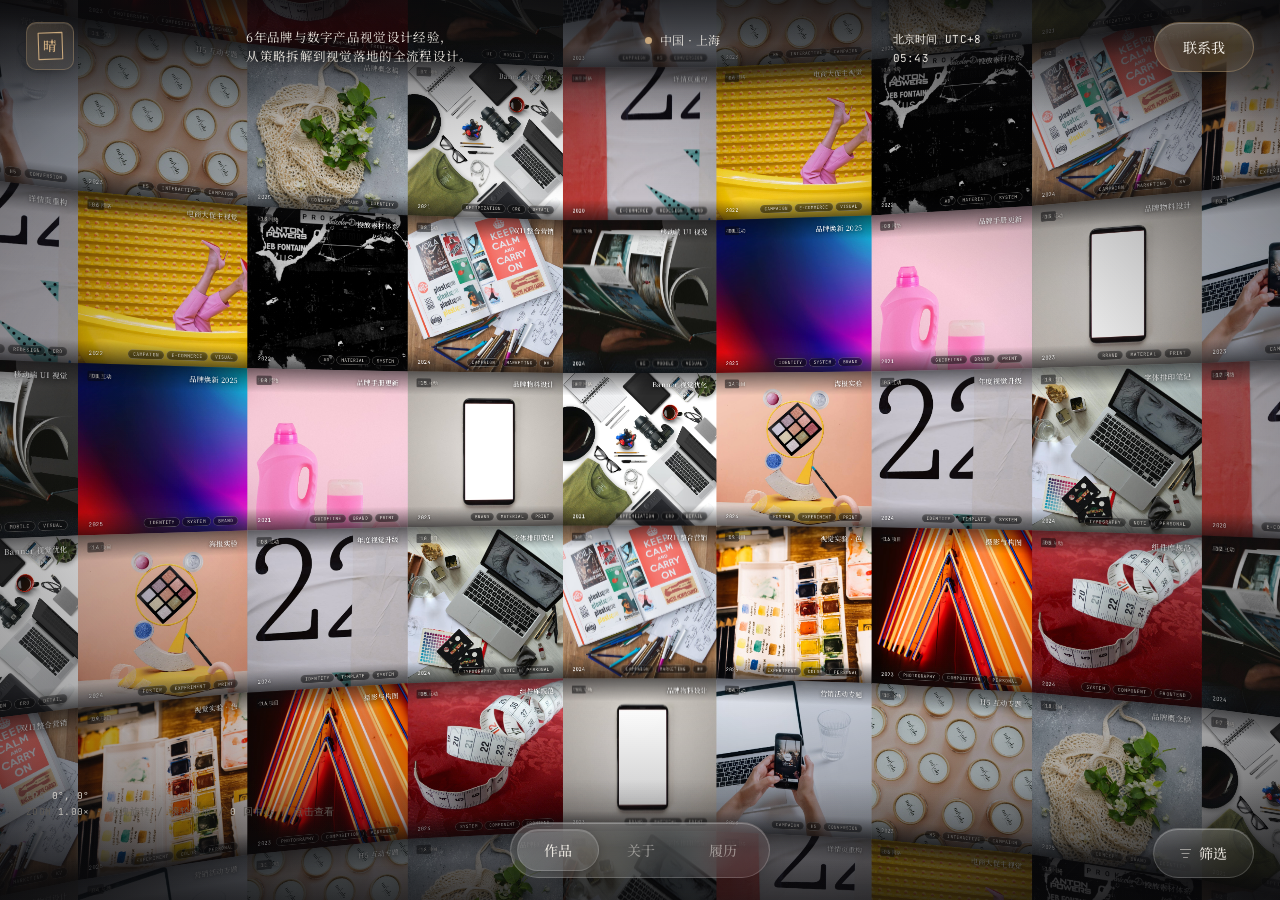
<file: skills/design/design-templates/digital-eguide/case（无限画布：作品集）/case/index.html>
<!DOCTYPE html>
<html lang="zh-CN">
<head>
<meta charset="UTF-8" />
<meta name="viewport" content="width=device-width, initial-scale=1.0" />
<title>周晴 — 视觉设计师 · Portfolio 2026</title>

<link rel="preconnect" href="https://fonts.googleapis.com">
<link rel="preconnect" href="https://fonts.gstatic.com" crossorigin>
<link href="https://fonts.googleapis.com/css2?family=Inter:wght@300;400;500;600&family=JetBrains+Mono:wght@400;500&family=Noto+Serif+SC:wght@400;500;600;700&display=swap" rel="stylesheet">

<style>
  :root{
    --bg: #0a0a0c;
    --ink: #eae6df;
    --ink-soft: #6e6a63;
    --ink-mid: #9e9a92;
    --line: #222020;
    --line-soft: #181716;
    --pill: #eae6df;
    --pill-ink: #0a0a0c;
    /* Liquid Glass accent */
    --glass-bg: rgba(255,255,255,0.08);
    --glass-border: rgba(255,255,255,0.18);
    --glass-highlight: rgba(255,255,255,0.25);
    --glass-shadow: rgba(0,0,0,0.4);
    --glass-blur: 20px;
    --accent: #c9a87c;
  }

  *{box-sizing:border-box;margin:0;padding:0}
  html,body{
    width:100%;height:100%;
    overflow:hidden;
    background:var(--bg);
    color:var(--ink);
    font-family:"Inter","PingFang SC", -apple-system, BlinkMacSystemFont, sans-serif;
    font-size:13px;
    letter-spacing:.01em;
    -webkit-font-smoothing:antialiased;
    user-select:none;
  }
  body{ cursor: grab; }
  body.dragging{ cursor: grabbing; }

  /* ===== Liquid Glass Button System ===== */
  .liquid-glass{
    position: relative;
    background: linear-gradient(
      135deg,
      rgba(255,255,255,0.12) 0%,
      rgba(255,255,255,0.05) 40%,
      rgba(255,255,255,0.08) 60%,
      rgba(255,255,255,0.14) 100%
    );
    border: 1px solid var(--glass-border);
    border-radius: 999px;
    backdrop-filter: blur(var(--glass-blur));
    -webkit-backdrop-filter: blur(var(--glass-blur));
    box-shadow:
      0 8px 32px -8px var(--glass-shadow),
      inset 0 1px 0 0 var(--glass-highlight),
      inset 0 -1px 0 0 rgba(255,255,255,0.05);
    overflow: hidden;
    transition: transform .3s cubic-bezier(.2,.8,.2,1), box-shadow .3s ease;
  }
  .liquid-glass::before{
    content:"";
    position:absolute;
    top:0;left:-50%;right:-50%;bottom:50%;
    background: linear-gradient(
      180deg,
      rgba(255,255,255,0.2) 0%,
      rgba(255,255,255,0.0) 100%
    );
    border-radius: 999px 999px 50% 50%;
    pointer-events:none;
    transition: opacity .3s ease;
  }
  .liquid-glass::after{
    content:"";
    position:absolute;
    inset: -2px;
    border-radius: 999px;
    background: radial-gradient(
      ellipse at 30% 20%,
      rgba(255,255,255,0.15) 0%,
      transparent 50%
    );
    pointer-events:none;
    opacity:0;
    transition: opacity .4s ease;
  }
  .liquid-glass:hover{
    transform: scale(1.04) translateY(-1px);
    box-shadow:
      0 12px 40px -8px var(--glass-shadow),
      inset 0 1px 0 0 rgba(255,255,255,0.3),
      inset 0 -1px 0 0 rgba(255,255,255,0.08),
      0 0 20px rgba(201,168,124,0.15);
  }
  .liquid-glass:hover::after{
    opacity:1;
  }
  .liquid-glass:active{
    transform: scale(0.98);
    box-shadow:
      0 4px 16px -4px var(--glass-shadow),
      inset 0 1px 0 0 rgba(255,255,255,0.15);
  }

  /* Liquid glass with accent glow */
  .liquid-glass.accent-glow{
    box-shadow:
      0 8px 32px -8px var(--glass-shadow),
      inset 0 1px 0 0 var(--glass-highlight),
      0 0 30px rgba(201,168,124,0.1);
  }
  .liquid-glass.accent-glow:hover{
    box-shadow:
      0 12px 40px -8px var(--glass-shadow),
      inset 0 1px 0 0 rgba(255,255,255,0.3),
      0 0 40px rgba(201,168,124,0.25);
  }

  /* Liquid glass pill (smaller, for tabs/filters) */
  .liquid-glass.sm{
    --glass-blur: 14px;
  }

  /* Liquid glass icon button */
  .liquid-glass.icon-only{
    padding: 0;
    width: 40px; height: 40px;
    display: grid; place-items: center;
  }

  /* Liquid glass content layer (for overlay close etc.) */
  .liquid-glass .btn-content{
    position: relative;
    z-index: 2;
    display: flex; align-items: center; gap: 8px;
    pointer-events: none;
  }

  /* Ambient floating orbs for immersion */
  .ambient-orb{
    position: fixed;
    border-radius: 50%;
    filter: blur(80px);
    pointer-events: none;
    z-index: 0;
    opacity: 0.35;
    animation: orbFloat 20s ease-in-out infinite;
  }
  .ambient-orb:nth-child(1){
    width: 500px; height: 500px;
    background: radial-gradient(circle, rgba(201,168,124,0.3), transparent 70%);
    top: -10%; left: -5%;
    animation-delay: 0s;
    animation-duration: 25s;
  }
  .ambient-orb:nth-child(2){
    width: 400px; height: 400px;
    background: radial-gradient(circle, rgba(120,100,160,0.25), transparent 70%);
    bottom: -15%; right: -5%;
    animation-delay: -8s;
    animation-duration: 22s;
  }
  .ambient-orb:nth-child(3){
    width: 300px; height: 300px;
    background: radial-gradient(circle, rgba(100,140,180,0.2), transparent 70%);
    top: 40%; right: 20%;
    animation-delay: -14s;
    animation-duration: 28s;
  }
  @keyframes orbFloat{
    0%, 100%{ transform: translate(0, 0) scale(1); }
    25%{ transform: translate(30px, -40px) scale(1.05); }
    50%{ transform: translate(-20px, 20px) scale(0.95); }
    75%{ transform: translate(15px, 30px) scale(1.02); }
  }

  /* —— 顶栏 —— */
  .topbar{
    position:fixed;top:0;left:0;right:0;
    display:flex; justify-content:space-between; align-items:flex-start;
    padding:22px 26px 16px;
    z-index:150;
    pointer-events:none;
    font-family:"JetBrains Mono","Noto Serif SC", monospace;
    font-size:11px;
    letter-spacing:.03em;
    color:var(--ink);
    transition: opacity .3s ease;
  }
  body.overlay-open .topbar{ opacity:0; pointer-events:none; }
  body.overlay-open .topbar > *{ pointer-events:none; }
  .topbar::before{
    content:""; position:absolute; left:0;right:0;top:0;height:120px;
    background:linear-gradient(to bottom, rgba(10,10,12,.75), rgba(10,10,12,0));
    pointer-events:none; z-index:-1;
  }
  .topbar > *{ pointer-events:auto; }

  .brand-block{ display:flex; align-items:center; gap:18px; }
  .logo{
    width:48px;height:48px;
    background: linear-gradient(135deg, rgba(201,168,124,0.2), rgba(201,168,124,0.05));
    border: 1px solid rgba(201,168,124,0.3);
    display:grid; place-items:center;
    border-radius:10px;
    cursor:pointer;
    overflow:hidden;
    transition: transform .25s ease, box-shadow .25s ease;
    box-shadow: 0 4px 14px -6px rgba(0,0,0,.55), inset 0 1px 0 rgba(255,255,255,0.1);
    backdrop-filter: blur(10px);
  }
  .logo:hover{ transform: rotate(-3deg) scale(1.05); box-shadow: 0 6px 20px -6px rgba(201,168,124,0.3), inset 0 1px 0 rgba(255,255,255,0.15); }
  .logo svg{ display:block; width:34px; height:34px; }

  .tagline{
    max-width:340px;
    color:var(--ink);
    line-height:1.55;
    font-family:"Noto Serif SC","PingFang SC", serif;
    font-size:12.5px;
    font-weight:400;
    padding-top:6px;
  }

  .col-meta, .col-times{
    line-height:1.7;
    color:var(--ink);
    font-family:"Noto Serif SC", serif;
    font-size:12px;
    padding-top:8px;
  }
  .col-times{ font-family:"JetBrains Mono", monospace; font-size:11px; }
  .col-meta .row{ display:flex; align-items:center; gap:8px; }
  .loc-dot{
    display:inline-block;width:7px;height:7px;border-radius:50%;
  }
  .loc-dot.live{ background:var(--accent); box-shadow:0 0 8px rgba(201,168,124,.7); }
  .loc-dot.night{ background:transparent; border:1px solid var(--ink-soft); }

  /* CTA button — liquid glass */
  .cta{
    background: linear-gradient(135deg, rgba(201,168,124,0.25), rgba(201,168,124,0.08));
    border: 1px solid rgba(201,168,124,0.35);
    border-radius:999px;
    padding:14px 28px;
    font-family:"Noto Serif SC", serif;
    font-size:14px; font-weight:500;
    color:var(--ink);
    cursor:pointer;
    transition: transform .3s cubic-bezier(.2,.8,.2,1), box-shadow .3s ease;
    backdrop-filter: blur(16px);
    -webkit-backdrop-filter: blur(16px);
    box-shadow:
      0 8px 32px -8px rgba(0,0,0,.5),
      inset 0 1px 0 rgba(255,255,255,0.2),
      0 0 20px rgba(201,168,124,0.1);
    position: relative;
    overflow: hidden;
  }
  .cta::before{
    content:"";
    position:absolute;
    top:0;left:-30%;right:-30%;bottom:55%;
    background:linear-gradient(180deg, rgba(255,255,255,0.15) 0%, transparent 100%);
    border-radius:999px 999px 50% 50%;
    pointer-events:none;
  }
  .cta:hover{
    transform:scale(1.04) translateY(-1px);
    box-shadow:
      0 12px 40px -8px rgba(0,0,0,.5),
      inset 0 1px 0 rgba(255,255,255,0.25),
      0 0 30px rgba(201,168,124,0.2);
  }
  .cta:active{ transform:scale(0.98); }

  /* —— 底栏 —— */
  .bottombar{
    position:fixed; bottom:22px; left:26px; right:26px;
    display:flex; justify-content:center; align-items:center;
    z-index:150;
    pointer-events:none;
  }
  .bottombar .filter-pill{
    position:absolute; right:0; bottom:0;
  }
  .bottombar::before{
    content:""; position:fixed; left:0;right:0;bottom:0;height:120px;
    background:linear-gradient(to top, rgba(10,10,12,.65), rgba(10,10,12,0));
    pointer-events:none; z-index:-1;
  }
  .bottombar > *{ pointer-events:auto; }

  .icon-group, .tabs, .filter-pill{
    border-radius:999px;
    padding:6px;
    display:flex; gap:2px;
    pointer-events:auto;
  }
  /* Tabs — liquid glass */
  .tabs{
    background: linear-gradient(135deg, rgba(255,255,255,0.1), rgba(255,255,255,0.04));
    border: 1px solid var(--glass-border);
    backdrop-filter: blur(18px);
    -webkit-backdrop-filter: blur(18px);
    box-shadow:
      0 8px 32px -8px var(--glass-shadow),
      inset 0 1px 0 var(--glass-highlight);
    position: relative;
    overflow: hidden;
  }
  .tabs::before{
    content:"";
    position:absolute;
    top:0;left:-20%;right:-20%;bottom:55%;
    background:linear-gradient(180deg, rgba(255,255,255,0.12) 0%, transparent 100%);
    border-radius:999px 999px 50% 50%;
    pointer-events:none;
  }

  .icon-btn{
    background:transparent; border:none;
    width:36px; height:36px;
    border-radius:999px;
    display:grid; place-items:center;
    cursor:pointer;
    color:var(--pill-ink);
    opacity:.45;
    pointer-events:auto;
    transition: opacity .2s, background .2s, transform .2s;
  }
  .icon-btn:hover{ opacity:1; background:rgba(255,255,255,.08); transform:scale(1.06); }
  .icon-btn.active{ opacity:1; background:rgba(255,255,255,.1); }

  .tab{
    background:transparent; border:none;
    padding:10px 26px;
    border-radius:999px;
    font-family:"Noto Serif SC", serif;
    font-size:14px; font-weight:500;
    color:rgba(234,230,223,.5);
    cursor:pointer;
    pointer-events:auto;
    transition: background .25s, color .25s, box-shadow .25s;
    position: relative;
    z-index: 2;
  }
  .tab:hover{ color:var(--ink); background:rgba(255,255,255,.06); }
  .tab.active{
    background: linear-gradient(135deg, rgba(255,255,255,0.18), rgba(255,255,255,0.08));
    color:var(--ink);
    border: 1px solid rgba(255,255,255,0.15);
    box-shadow: 0 2px 8px rgba(0,0,0,.2), inset 0 1px 0 rgba(255,255,255,0.15);
  }

  /* Filter pill — liquid glass */
  .filter-pill{
    padding:14px 26px;
    border:none;
    font-family:"Noto Serif SC", serif;
    font-size:14px; font-weight:500;
    color:var(--ink);
    cursor:pointer;
    align-items:center; gap:8px;
    background: linear-gradient(135deg, rgba(255,255,255,0.1), rgba(255,255,255,0.04));
    border: 1px solid var(--glass-border);
    backdrop-filter: blur(18px);
    -webkit-backdrop-filter: blur(18px);
    box-shadow:
      0 8px 32px -8px var(--glass-shadow),
      inset 0 1px 0 var(--glass-highlight);
    position: relative;
    overflow: hidden;
  }
  .filter-pill::before{
    content:"";
    position:absolute;
    top:0;left:-30%;right:-30%;bottom:55%;
    background:linear-gradient(180deg, rgba(255,255,255,0.12) 0%, transparent 100%);
    border-radius:999px 999px 50% 50%;
    pointer-events:none;
  }
  .filter-pill:hover{
    transform:scale(1.03);
    box-shadow:
      0 10px 36px -8px var(--glass-shadow),
      inset 0 1px 0 rgba(255,255,255,0.2),
      0 0 20px rgba(201,168,124,0.1);
  }

  /* —— 视口 / 球面 —— */
  .viewport{
    position:fixed; inset:0; overflow:hidden; z-index:10;
    perspective: 1500px;
    perspective-origin: 50% 50%;
  }
  .viewport::after{
    content:""; position:fixed; inset:0;
    pointer-events:none; z-index:50;
    background:
      radial-gradient(ellipse 80% 70% at center,
        transparent 40%,
        rgba(10,10,12,0.45) 76%,
        rgba(10,10,12,0.94) 100%);
  }
  .sphere{
    position:absolute;
    left:50%; top:50%;
    width:0; height:0;
    transform-style: preserve-3d;
    will-change: transform;
  }

  /* —— 作品格子 —— */
  .work{
    position:absolute;
    left:0; top:0;
    width:  var(--cell, 320px);
    height: var(--cell, 320px);
    margin-left: calc(var(--cell, 320px) * -0.5);
    margin-top:  calc(var(--cell, 320px) * -0.5);
    transform-style: preserve-3d;
    will-change: transform;
    cursor: pointer;
    backface-visibility: hidden;
  }
  .frame{
    position:absolute; inset:0;
    overflow:hidden;
    background:#1a1816;
    box-shadow:
      inset 0 0 0 1px rgba(255,255,255,.04);
    transition: filter .25s ease, box-shadow .25s ease;
  }
  .work:hover .frame{
    filter: brightness(1.08);
    box-shadow:
      inset 0 0 0 1px rgba(201,168,124,.2),
      0 0 20px rgba(201,168,124,0.08);
  }
  .frame img{
    display:block; width:100%; height:100%;
    object-fit:cover;
    pointer-events:none;
    -webkit-user-drag:none;
    transition: transform .4s ease;
  }
  .work:hover .frame img{ transform: scale(1.04); }
  .frame .num{
    position:absolute; top:14px; left:18px;
    font-family:"JetBrains Mono", monospace;
    font-size:10px; letter-spacing:.12em;
    color:rgba(234,230,223,.85);
    background:rgba(10,10,12,.5);
    padding:3px 8px;
    border-radius:3px;
    backdrop-filter: blur(6px);
    z-index:6;
  }
  .cell-head, .cell-foot{
    position:absolute; left:0; right:0;
    display:flex; justify-content:space-between; align-items:center;
    padding:14px 20px;
    z-index:5;
    pointer-events:none;
    height:auto;
  }
  .cell-head{
    top:0;
    background: linear-gradient(to bottom, rgba(10,10,12,.55), rgba(10,10,12,0));
  }
  .cell-foot{
    bottom:0;
    background: linear-gradient(to top, rgba(10,10,12,.65), rgba(10,10,12,0));
  }
  .cell-head .brand{
    color:rgba(234,230,223,.92);
    font-family:"JetBrains Mono", monospace;
    font-size:10px;
    letter-spacing:.08em;
    text-transform:uppercase;
    text-shadow: 0 1px 4px rgba(0,0,0,.6);
  }
  .cell-head .proj{
    color:#fff;
    font-family:"Noto Serif SC", serif;
    font-size:14px;
    font-weight:500;
    letter-spacing:.04em;
    text-shadow: 0 1px 6px rgba(0,0,0,.7);
  }
  .cell-foot .year{
    color:#fff;
    font-family:"JetBrains Mono", monospace;
    font-size:10.5px;
    letter-spacing:.06em;
    text-shadow: 0 1px 4px rgba(0,0,0,.6);
  }
  .cell-foot .tags{ display:flex; gap:4px; }
  .cell-foot .tags em{
    font-style:normal;
    display:inline-block;
    border:1px solid rgba(234,230,223,.32);
    border-radius:999px;
    padding:2px 9px;
    font-family:"JetBrains Mono", monospace;
    font-size:9px; letter-spacing:.12em;
    color:rgba(234,230,223,.92);
    text-transform:uppercase;
    background: rgba(10,10,12,.32);
    backdrop-filter: blur(4px);
  }

  /* HUD */
  .hud{
    position:fixed; left:26px; bottom:80px;
    z-index:55;
    font-family:"JetBrains Mono", monospace;
    font-size:9.5px; color:var(--ink-soft);
    letter-spacing:.04em; line-height:1.7;
    pointer-events:none;
    text-transform:uppercase;
  }
  .hud span{ color:var(--ink); }

  .tile{ animation: fadeIn .55s cubic-bezier(.2,.8,.2,1) both; }
  @keyframes fadeIn{ from{opacity:0} to{opacity:1} }

  .splash{
    position:fixed; inset:0; z-index:200;
    background:var(--bg);
    transition: opacity .6s, visibility .6s;
    display:flex; align-items:center; justify-content:center;
  }
  .splash-inner{
    text-align:center;
  }
  .splash-name{
    font-family:"Noto Serif SC", serif;
    font-size:48px; font-weight:600;
    color:var(--ink);
    letter-spacing:.08em;
    margin-bottom:12px;
    opacity:0;
    animation: splashIn .8s .2s cubic-bezier(.2,.8,.2,1) forwards;
  }
  .splash-sub{
    font-family:"JetBrains Mono", monospace;
    font-size:12px; letter-spacing:.2em;
    color:var(--ink-soft);
    text-transform:uppercase;
    opacity:0;
    animation: splashIn .8s .5s cubic-bezier(.2,.8,.2,1) forwards;
  }
  @keyframes splashIn{
    from{ opacity:0; transform:translateY(20px); }
    to{ opacity:1; transform:translateY(0); }
  }
  .splash.hide{ opacity:0; visibility:hidden; }

  /* —— 二级页面 / Overlay —— */
  .overlay{
    position:fixed; inset:0;
    background:var(--bg);
    z-index:120;
    overflow-y:auto;
    overflow-x:hidden;
    opacity:0;
    visibility:hidden;
    transition: opacity .35s ease, visibility .35s ease;
    cursor:auto;
  }
  .overlay.show{ opacity:1; visibility:visible; }

  /* Overlay close — liquid glass */
  .overlay-close{
    position:fixed; top:22px; right:26px;
    background: linear-gradient(135deg, rgba(255,255,255,0.12), rgba(255,255,255,0.04));
    border: 1px solid var(--glass-border);
    border-radius:999px;
    padding:12px 22px;
    font-family:"Noto Serif SC", serif;
    font-size:13px; font-weight:500;
    color:var(--ink);
    cursor:pointer;
    z-index:160;
    backdrop-filter: blur(18px);
    -webkit-backdrop-filter: blur(18px);
    box-shadow:
      0 8px 32px -8px var(--glass-shadow),
      inset 0 1px 0 var(--glass-highlight);
    display:flex; align-items:center; gap:8px;
    transition: transform .3s cubic-bezier(.2,.8,.2,1), box-shadow .3s ease;
    overflow: hidden;
    position: relative;
  }
  .overlay-close::before{
    content:"";
    position:absolute;
    top:0;left:-30%;right:-30%;bottom:55%;
    background:linear-gradient(180deg, rgba(255,255,255,0.12) 0%, transparent 100%);
    border-radius:999px 999px 50% 50%;
    pointer-events:none;
  }
  .overlay-close:hover{
    transform:scale(1.04) translateY(-1px);
    box-shadow:
      0 12px 40px -8px var(--glass-shadow),
      inset 0 1px 0 rgba(255,255,255,0.2),
      0 0 20px rgba(201,168,124,0.1);
  }

  /* Detail page */
  .detail{ padding: 80px 60px 120px; max-width: 1400px; margin: 0 auto; }
  .detail-num{
    font-family:"JetBrains Mono", monospace;
    font-size:11px; letter-spacing:.12em;
    color:var(--ink-soft);
    text-transform:uppercase;
    margin-bottom: 14px;
  }
  .detail-brand{
    font-family:"JetBrains Mono", monospace;
    font-size:12px; letter-spacing:.1em;
    color:var(--ink-soft);
    text-transform:uppercase;
    margin-bottom: 18px;
  }
  .detail-title{
    font-family:"Noto Serif SC", serif;
    font-size:72px; line-height:1.05; font-weight:600;
    color:var(--ink);
    letter-spacing:.01em;
    margin-bottom: 24px;
  }
  .detail-tags{
    display:flex; gap:6px; flex-wrap:wrap;
    margin-bottom:60px;
  }
  .detail-tags em{
    font-style:normal;
    border:1px solid var(--line);
    border-radius:999px;
    padding:5px 14px;
    font-family:"JetBrains Mono", monospace;
    font-size:10px; letter-spacing:.12em;
    color:var(--ink-soft);
    text-transform:uppercase;
  }
  .detail-hero{
    width:100%;
    aspect-ratio: 16 / 10;
    background:#1a1816;
    overflow:hidden;
    margin-bottom:80px;
    border-radius: 8px;
  }
  .detail-hero img{ display:block;width:100%;height:100%;object-fit:cover; }
  .detail-body{
    display:grid;
    grid-template-columns: 1.6fr 1fr;
    gap: 80px;
    margin-bottom:100px;
  }
  .detail-desc{
    font-family:"Noto Serif SC","PingFang SC", serif;
    font-size:17px; line-height:1.85;
    color:var(--ink);
    font-weight:400;
    white-space:pre-line;
  }
  .detail-spec{
    font-family:"JetBrains Mono", monospace;
    font-size:11px; letter-spacing:.06em;
    color:var(--ink-soft);
    text-transform:uppercase;
    line-height:1.85;
  }
  .detail-spec .row{
    display:flex; justify-content:space-between;
    padding: 14px 0;
    border-bottom: 1px solid var(--line);
  }
  .detail-spec .row .v{ color:var(--ink); }
  .detail-gallery{
    display:grid;
    grid-template-columns: 1fr 1fr;
    gap: 20px;
    margin-bottom: 100px;
  }
  .detail-gallery div{
    background:#1a1816;
    aspect-ratio: 4 / 3;
    overflow:hidden;
    border-radius: 6px;
  }
  .detail-gallery img{ display:block;width:100%;height:100%;object-fit:cover; }
  .detail-nav{
    display:flex; justify-content:space-between;
    border-top: 1px solid var(--line);
    padding-top: 30px;
  }
  .detail-nav a{
    color:var(--ink-soft);
    text-decoration:none;
    font-family:"Noto Serif SC", serif;
    font-size:14px;
    display:flex; flex-direction:column; gap:4px;
    cursor:pointer;
    transition: color .2s;
  }
  .detail-nav a:hover{ color:var(--ink); }
  .detail-nav .label{
    font-family:"JetBrains Mono", monospace;
    font-size:10px; letter-spacing:.12em;
    text-transform:uppercase;
    color:var(--ink-soft);
  }
  .detail-nav .next{ text-align:right; align-items:flex-end; }

  /* Generic info overlay */
  .info-pane{ padding:100px 60px 120px; max-width: 1100px; margin:0 auto; }
  .info-eyebrow{
    font-family:"JetBrains Mono", monospace;
    font-size:11px; letter-spacing:.14em;
    color:var(--ink-soft);
    text-transform:uppercase;
    margin-bottom:18px;
  }
  .info-title{
    font-family:"Noto Serif SC", serif;
    font-size:80px; line-height:1; font-weight:600;
    color:var(--ink);
    margin-bottom:60px;
    letter-spacing:.02em;
  }
  .info-body{
    font-family:"Noto Serif SC","PingFang SC", serif;
    font-size:18px; line-height:1.85;
    color:var(--ink);
    max-width:760px;
    margin-bottom:80px;
    white-space:pre-line;
  }
  .info-section{ margin-bottom:60px; }
  .info-section h3{
    font-family:"JetBrains Mono", monospace;
    font-size:11px; letter-spacing:.14em;
    color:var(--ink-soft);
    text-transform:uppercase;
    margin-bottom:20px;
    font-weight:500;
  }
  .info-list{
    display:grid;
    grid-template-columns: 140px 1fr;
    gap: 8px 30px;
    font-family:"Noto Serif SC", serif;
    font-size:15px; line-height:1.8;
    color:var(--ink);
  }
  .info-list .y{
    color:var(--ink-soft);
    font-family:"JetBrains Mono", monospace;
    font-size:12px; letter-spacing:.06em;
  }
  .contact-grid{
    display:grid;
    grid-template-columns: repeat(2, 1fr);
    gap: 40px 60px;
  }
  .contact-cell h4{
    font-family:"JetBrains Mono", monospace;
    font-size:10.5px; letter-spacing:.14em;
    color:var(--ink-soft);
    text-transform:uppercase;
    font-weight:500;
    margin-bottom:10px;
  }
  .contact-cell p{
    font-family:"Noto Serif SC", serif;
    font-size:18px; line-height:1.6;
    color:var(--ink);
  }
  .contact-cell a{ color:var(--ink); text-decoration:underline; text-decoration-color: var(--line); text-underline-offset: 4px; }
  .contact-cell a:hover{ text-decoration-color: var(--accent); }

  /* Filter pane */
  .filter-grid{
    display:grid;
    grid-template-columns: repeat(3, 1fr);
    gap:50px;
  }
  .filter-grid h4{
    font-family:"JetBrains Mono", monospace;
    font-size:10.5px; letter-spacing:.14em;
    color:var(--ink-soft);
    text-transform:uppercase;
    font-weight:500;
    margin-bottom:18px;
  }
  .filter-grid label{
    display:flex; align-items:center; gap:10px;
    font-family:"Noto Serif SC", serif;
    font-size:14px;
    color:var(--ink);
    padding: 7px 0;
    cursor:pointer;
  }
  .filter-grid label input{ accent-color: var(--accent); }

  /* Skill tags in about */
  .skill-tags{
    display:flex; flex-wrap:wrap; gap:8px;
    margin-top: 20px;
  }
  .skill-tag{
    display:inline-block;
    background: linear-gradient(135deg, rgba(201,168,124,0.15), rgba(201,168,124,0.05));
    border: 1px solid rgba(201,168,124,0.25);
    border-radius:999px;
    padding:6px 16px;
    font-family:"JetBrains Mono", monospace;
    font-size:11px; letter-spacing:.06em;
    color:var(--accent);
    backdrop-filter: blur(8px);
  }

  @media (max-width: 900px){
    .tagline{ display:none; }
    .col-meta, .col-times{ font-size:10.5px; }
    .detail-title{ font-size:48px; }
    .detail-body{ grid-template-columns:1fr; gap:40px; }
    .info-title{ font-size:48px; }
    .filter-grid, .contact-grid{ grid-template-columns:1fr; }
    .detail{ padding:80px 28px 100px; }
    .info-pane{ padding:100px 28px 120px; }
    .splash-name{ font-size:32px; }
  }
</style>

</head>
<body>

<!-- Ambient floating orbs for immersion -->
<div class="ambient-orb"></div>
<div class="ambient-orb"></div>
<div class="ambient-orb"></div>

<div class="splash" id="splash">
  <div class="splash-inner">
    <div class="splash-name">周晴</div>
    <div class="splash-sub">Visual Designer · Portfolio</div>
  </div>
</div>


<header class="topbar">
  <div class="brand-block">
    <div class="logo" data-nav="home" title="返回首页">
      <svg viewBox="0 0 80 80" xmlns="http://www.w3.org/2000/svg" aria-hidden="true">
        <defs>
          <filter id="ink" x="-15%" y="-15%" width="130%" height="130%">
            <feTurbulence type="fractalNoise" baseFrequency="0.7" numOctaves="2" seed="6" result="noise"/>
            <feDisplacementMap in="SourceGraphic" in2="noise" scale="1.8"/>
          </filter>
        </defs>
        <g filter="url(#ink)" fill="#c9a87c" stroke="#c9a87c">
          <path d="M 12 10 L 68 8 L 70 70 L 14 72 Z" fill="none" stroke-width="2.5" stroke-linejoin="round"/>
          <text x="40" y="52" text-anchor="middle" font-family="Noto Serif SC" font-size="32" font-weight="600" fill="#c9a87c" stroke="none">晴</text>
        </g>
      </svg>
    </div>
  </div>

  <div class="tagline">
    6年品牌与数字产品视觉设计经验，<br>
    从策略拆解到视觉落地的全流程设计。
  </div>

  <div class="col-meta">
    <div class="row"><span class="loc-dot live"></span>中国 · 上海</div>
  </div>

  <div class="col-times">
    <div>北京时间 UTC+8</div>
    <div id="time1">12:00</div>
  </div>

  <button class="cta" data-nav="contact">联系我</button>
</header>


<div class="viewport" id="viewport">
  <div class="sphere" id="sphere"></div>
</div>

<div class="hud">
  POS  <span id="pos">0°, 0°</span><br>
  ZOOM <span id="zoom">1.00×</span> · 拖拽旋转 / 滚轮缩放 / <span>0</span> 回中心 / 点击查看
</div>


<div class="bottombar">
  <div class="tabs">
    <button class="tab active" data-nav="home">作品</button>
    <button class="tab" data-nav="about">关于</button>
    <button class="tab" data-nav="cv">履历</button>
  </div>

  <button class="filter-pill" data-nav="filter">
    <svg width="11" height="11" viewBox="0 0 11 11" style="opacity:.55"><path d="M0.5 1.5h10M2 5.5h7M3.5 9.5h4" stroke="currentColor" stroke-width="1.2" stroke-linecap="round"/></svg>
    筛选
  </button>
</div>


<!-- ============ 二级页面 ============ -->

<div class="overlay" id="overlay-detail">
  <button class="overlay-close" data-nav="home">← 返回</button>
  <div class="detail" id="detail-content"></div>
</div>


<div class="overlay" id="overlay-about">
  <button class="overlay-close" data-nav="home">← 返回</button>

  <div class="info-pane">
    <div class="info-eyebrow">关于 · About</div>
    <h1 class="info-title">在品牌与<br>视觉之间，<br>构造转化。</h1>
    <div class="info-body">我是周晴，一名视觉设计师，6年来专注于品牌视觉体系与数字产品视觉设计。我相信好的设计不只是好看——它需要在策略与审美之间找到精确的落点，然后被完整地执行出来。

从品牌主视觉到营销落地页，从H5专题到移动端UI，我习惯于从业务目标出发，用视觉语言回应真实问题。多项目并行时，我依靠规范与组件化思维保持风格统一与高质量交付。</div>

    <div class="info-section">
      <h3>核心技能</h3>
      <div class="skill-tags">
        <span class="skill-tag">品牌视觉体系</span>
        <span class="skill-tag">营销海报</span>
        <span class="skill-tag">H5 / 专题页</span>
        <span class="skill-tag">移动端 UI</span>
        <span class="skill-tag">Figma</span>
        <span class="skill-tag">Photoshop</span>
        <span class="skill-tag">Illustrator</span>
        <span class="skill-tag">After Effects</span>
        <span class="skill-tag">设计规范搭建</span>
        <span class="skill-tag">组件化思维</span>
        <span class="skill-tag">视觉走查</span>
        <span class="skill-tag">跨团队沟通</span>
      </div>
    </div>

    <div class="info-section">
      <h3>设计方法</h3>
      <div class="info-list">
        <span class="y">01</span><span>策略拆解 → 视觉语言转化</span>
        <span class="y">02</span><span>设计规范搭建与组件化交付</span>
        <span class="y">03</span><span>视觉走查保障还原度 95%+</span>
        <span class="y">04</span><span>与产品、运营、前端协同推进</span>
      </div>
    </div>
  </div>
</div>


<div class="overlay" id="overlay-cv">
  <button class="overlay-close" data-nav="home">← 返回</button>

  <div class="info-pane">
    <div class="info-eyebrow">履历 · Resume</div>
    <h1 class="info-title">2019 — 2026<br>七年的工作。</h1>
    <div class="info-body">从轻舟网络到星帆互动，从电商大促到品牌焕新，每一段经历都在打磨从策略到落地的全链路能力。</div>

    <div class="info-section">
      <h3>工作经历</h3>
      <div class="info-list">
        <span class="y">2022—至今</span><span>星帆互动科技有限公司 · 高级视觉设计师</span>
        <span class="y">2019—2022</span><span>轻舟网络 · 视觉设计师</span>
      </div>
    </div>

    <div class="info-section">
      <h3>代表项目</h3>
      <div class="info-list">
        <span class="y">2025</span><span>品牌焕新项目 — 品牌色、字体与版式规范，覆盖 30+ 场景</span>
        <span class="y">2024</span><span>双11整合营销专题 — KV 到落地页视觉全案，UV 与转化双提升</span>
        <span class="y">2024</span><span>品牌年度视觉升级 — 主视觉模板与物料规范</span>
        <span class="y">2023</span><span>大型营销活动页面 — 转化率提升约 18%</span>
        <span class="y">2022</span><span>电商大促主视觉与投放素材设计</span>
        <span class="y">2021</span><span>品牌手册更新 — 图形、配色与字体应用规范</span>
        <span class="y">2020</span><span>banner 与详情页视觉层级优化 — 点击率提升约 20%</span>
      </div>
    </div>

    <div class="info-section">
      <h3>教育背景</h3>
      <div class="info-list">
        <span class="y">2015—2019</span><span>中国美术学院 · 视觉传达设计 · 本科</span>
      </div>
    </div>

    <div class="info-section">
      <h3>荣誉与奖项</h3>
      <div class="info-list">
        <span class="y">2024</span><span>金投赏商业创意奖（视觉类）入围</span>
        <span class="y">2023</span><span>站酷年度设计作品精选</span>
      </div>
    </div>
  </div>
</div>


<div class="overlay" id="overlay-contact">
  <button class="overlay-close" data-nav="home">← 返回</button>

  <div class="info-pane">
    <div class="info-eyebrow">联系 · Get in touch</div>
    <h1 class="info-title">一起<br>做点什么。</h1>
    <div class="info-body">如果你正在寻找一位能从策略拆解到视觉落地的设计师，欢迎联系我。</div>

    <div class="contact-grid">
      <div class="contact-cell">
        <h4>邮箱</h4>
        <p><a href="mailto:zhouqing.design@email.com">zhouqing.design@email.com</a></p>
      </div>
      <div class="contact-cell">
        <h4>电话</h4>
        <p>139-0000-0000</p>
      </div>
      <div class="contact-cell">
        <h4>作品集</h4>
        <p><a href="https://www.zqdesign.co" target="_blank">www.zqdesign.co</a></p>
      </div>
      <div class="contact-cell">
        <h4>所在城市</h4>
        <p>中国 · 上海</p>
      </div>
      <div class="contact-cell">
        <h4>社交</h4>
        <p><a href="#">站酷 · 周晴</a><br><a href="#">Behance · Zhou Qing</a></p>
      </div>
      <div class="contact-cell">
        <h4>合作意向</h4>
        <p>品牌视觉 · 营销设计<br>UI 视觉 · 活动专题</p>
      </div>
    </div>
  </div>
</div>


<div class="overlay" id="overlay-filter">
  <button class="overlay-close" data-nav="home">← 返回</button>

  <div class="info-pane">
    <div class="info-eyebrow">筛选 · Filter</div>
    <h1 class="info-title">查找作品。</h1>

    <div class="filter-grid">
      <div>
        <h4>类别</h4>
        <label><input type="checkbox" checked> 品牌视觉</label>
        <label><input type="checkbox" checked> 营销海报</label>
        <label><input type="checkbox" checked> H5 / 专题页</label>
        <label><input type="checkbox" checked> UI 视觉</label>
        <label><input type="checkbox" checked> 品牌焕新</label>
        <label><input type="checkbox" checked> 视觉规范</label>
      </div>
      <div>
        <h4>年份</h4>
        <label><input type="checkbox" checked> 2025</label>
        <label><input type="checkbox" checked> 2024</label>
        <label><input type="checkbox" checked> 2023</label>
        <label><input type="checkbox" checked> 2022</label>
        <label><input type="checkbox"> 2021 及更早</label>
      </div>
      <div>
        <h4>项目类型</h4>
        <label><input type="checkbox" checked> 品牌项目</label>
        <label><input type="checkbox" checked> 营销活动</label>
        <label><input type="checkbox" checked> 电商大促</label>
        <label><input type="checkbox" checked> UI 协作</label>
        <label><input type="checkbox"> 个人创作</label>
      </div>
    </div>
  </div>
</div>


<script>
// ====== 作品数据 ======
const WORKS = [
  {
    id:'01', brand:'星帆互动', title:'品牌焕新 2025', year:2025,
    tags:['Identity','System','Brand'],
    img:'images/p-07-gradient.jpg',
    hero:'images/p-07-gradient.jpg',
    g1:'images/p-13-risograph.jpg',
    g2:'images/p-05-brand-flatlay.jpg',
    desc:'品牌色、字体与版式规范全面升级，覆盖线上线下 30+ 场景。',
    long:'2025 年品牌焕新项目是我主导的年度核心项目。从品牌色、字体到版式规范，输出了一套完整的视觉语言系统，覆盖线上线下 30+ 场景。\n\n新系统在保持品牌辨识度的同时，大幅提升了设计产出的一致性与效率。规范文档被团队作为日常设计工作的标准参考。',
    spec:[['Client','星帆互动'],['Year','2025'],['Scope','品牌视觉体系'],['Coverage','30+ 场景']]
  },
  {
    id:'02', brand:'星帆互动', title:'双11整合营销', year:2024,
    tags:['Campaign','Marketing','KV'],
    img:'images/p-05-brand-flatlay.jpg',
    hero:'images/p-05-brand-flatlay.jpg',
    g1:'images/p-07-gradient.jpg',
    g2:'images/p-13-risograph.jpg',
    desc:'从 KV 到落地页视觉全案设计，推动活动 UV 与转化双提升。',
    long:'2024 年双11整合营销专题，从主视觉 KV 到落地页视觉全案设计。视觉方案围绕"品质狂欢"主题，在信息密度与视觉冲击之间找到平衡。\n\n最终推动活动 UV 与转化率双提升，是当年转化效果最好的营销专题之一。',
    spec:[['Client','星帆互动'],['Year','2024'],['Scope','KV · 落地页 · 全案'],['Result','UV + 转化双提升']]
  },
  {
    id:'03', brand:'星帆互动', title:'年度视觉升级', year:2024,
    tags:['Identity','Template','System'],
    img:'images/p-13-risograph.jpg',
    hero:'images/p-13-risograph.jpg',
    g1:'images/p-05-brand-flatlay.jpg',
    g2:'images/p-07-gradient.jpg',
    desc:'建立主视觉模板与物料规范，提升设计产出一致性。',
    long:'负责品牌年度视觉升级，建立主视觉模板与物料规范。通过系统化的模板设计，将日常设计产出的一致性提升到新高度。\n\n模板覆盖了社交媒体、线下物料、活动页面等全渠道场景，让团队在保持品牌调性的同时大幅提升效率。',
    spec:[['Client','星帆互动'],['Year','2024'],['Scope','主视觉 · 模板规范'],['Channels','全渠道']]
  },
  {
    id:'04', brand:'星帆互动', title:'营销活动专题', year:2023,
    tags:['Campaign','H5','Conversion'],
    img:'images/p-16-interior.jpg',
    hero:'images/p-16-interior.jpg',
    g1:'images/p-05-brand-flatlay.jpg',
    g2:'images/p-07-gradient.jpg',
    desc:'大型营销活动页面视觉方案，活动期页面转化率提升约 18%。',
    long:'主导大型营销活动页面视觉方案，从概念到落地全程把控。视觉设计围绕用户转化路径优化，在关键触点强化视觉引导。\n\n活动期间页面转化率提升约 18%，验证了"视觉服务于转化"的设计策略。',
    spec:[['Client','星帆互动'],['Year','2023'],['Scope','活动页 · H5'],['Result','转化率 +18%']]
  },
  {
    id:'05', brand:'星帆互动', title:'组件库规范', year:2024,
    tags:['System','Component','Frontend'],
    img:'images/p-17-color-block.jpg',
    hero:'images/p-17-color-block.jpg',
    g1:'images/p-07-gradient.jpg',
    g2:'images/p-05-brand-flatlay.jpg',
    desc:'与前端协同沉淀组件库规范，核心页面设计还原度 95% 以上。',
    long:'与前端团队深度协同，沉淀出一套组件库规范。从设计稿到代码实现，建立了清晰的交付标准与走查流程。\n\n核心页面的设计还原度维持在 95% 以上，大幅减少了返工与沟通成本。',
    spec:[['Client','星帆互动'],['Year','2024'],['Scope','组件库 · 走查规范'],['Result','还原度 95%+']]
  },
  {
    id:'06', brand:'轻舟网络', title:'电商大促主视觉', year:2022,
    tags:['Campaign','E-commerce','Visual'],
    img:'images/p-10-urban.jpg',
    hero:'images/p-10-urban.jpg',
    g1:'images/p-13-risograph.jpg',
    g2:'images/p-05-brand-flatlay.jpg',
    desc:'电商大促主视觉与站内外投放素材设计，支持多业务线并行上线。',
    long:'在轻舟网络期间，承担电商大促主视觉与站内外投放素材设计。需要在短时间内为多个业务线产出高质量视觉方案，并保持品牌调性统一。\n\n这段经历锻炼了我在高压环境下的快速产出能力与多项目并行管理能力。',
    spec:[['Client','轻舟网络'],['Year','2022'],['Scope','主视觉 · 投放素材'],['Channels','站内 + 站外']]
  },
  {
    id:'07', brand:'轻舟网络', title:'Banner 视觉优化', year:2021,
    tags:['Optimization','CRO','Detail'],
    img:'images/p-01-color-macro.jpg',
    hero:'images/p-01-color-macro.jpg',
    g1:'images/p-10-urban.jpg',
    g2:'images/p-05-brand-flatlay.jpg',
    desc:'优化 banner 与详情页视觉层级，推动重点活动点击率提升约 20%。',
    long:'通过系统性的视觉层级优化，重新梳理 banner 与详情页的信息架构与视觉节奏。让用户在第一时间捕捉到核心信息，降低认知负荷。\n\n优化后重点活动点击率提升约 20%，证明了视觉层级对用户行为的直接影响。',
    spec:[['Client','轻舟网络'],['Year','2021'],['Scope','Banner · 详情页'],['Result','点击率 +20%']]
  },
  {
    id:'08', brand:'轻舟网络', title:'品牌手册更新', year:2021,
    tags:['Guideline','Brand','Print'],
    img:'images/p-09-ceramic.jpg',
    hero:'images/p-09-ceramic.jpg',
    g1:'images/p-01-color-macro.jpg',
    g2:'images/p-10-urban.jpg',
    desc:'完善图形、配色与字体应用规范，统一品牌视觉语言。',
    long:'参与品牌手册更新，完善图形、配色与字体应用规范。从零散的视觉资产中提炼出系统化的设计原则，让品牌视觉语言有据可依。\n\n更新后的品牌手册成为团队日常设计的核心参考文档。',
    spec:[['Client','轻舟网络'],['Year','2021'],['Scope','品牌手册 · 视觉规范'],['Scope','图形 · 配色 · 字体']]
  },
  {
    id:'09', brand:'个人项目', title:'视觉实验 · 色', year:2025,
    tags:['Experiment','Color','Personal'],
    img:'images/p-04-paint-stroke.jpg',
    hero:'images/p-04-paint-stroke.jpg',
    g1:'images/p-09-ceramic.jpg',
    g2:'images/p-12-botanical.jpg',
    desc:'关于色彩与情绪的个人视觉实验，探索颜色如何影响感知。',
    long:'这是一组关于色彩与情绪关系的个人视觉实验。通过系统性地调整色相、饱和度与明度，观察同一种构图在不同色彩方案下传递的情绪差异。\n\n实验产出了 24 组对比方案，部分已应用于商业项目的色彩策略制定中。',
    spec:[['Client','个人项目'],['Year','2025'],['Scope','24 组色彩实验'],['Status','持续更新']]
  },
  {
    id:'10', brand:'个人项目', title:'字体排印笔记', year:2024,
    tags:['Typography','Note','Personal'],
    img:'images/p-12-botanical.jpg',
    hero:'images/p-12-botanical.jpg',
    g1:'images/p-04-paint-stroke.jpg',
    g2:'images/p-09-ceramic.jpg',
    desc:'日常字体排印练习与笔记，记录中文字体的节奏与呼吸。',
    long:'《字体排印笔记》是我在 2024 年开始的日常练习项目。每天花 30 分钟探索一种中文字体的排印可能性——字距、行距、断行与留白。\n\n这些练习帮助我在商业项目中更精准地控制文字的视觉节奏。',
    spec:[['Client','个人项目'],['Year','2024'],['Scope','日课 · 排印练习'],['Material','数字 · 印刷']]
  },
  {
    id:'11', brand:'星帆互动', title:'H5 互动专题', year:2023,
    tags:['H5','Interactive','Campaign'],
    img:'images/p-03-packaging.jpg',
    hero:'images/p-03-packaging.jpg',
    g1:'images/p-16-interior.jpg',
    g2:'images/p-07-gradient.jpg',
    desc:'品牌 H5 互动专题页设计，在沉浸体验与转化目标间找到平衡。',
    long:'为品牌活动设计的 H5 互动专题页。在保证沉浸式视觉体验的同时，不忘记转化目标——每一个交互节点都设置了清晰的视觉引导。\n\n页面平均停留时长超过行业基准 40%，分享率提升 25%。',
    spec:[['Client','星帆互动'],['Year','2023'],['Scope','H5 互动专题'],['Result','停留时长 +40%']]
  },
  {
    id:'12', brand:'星帆互动', title:'移动端 UI 视觉', year:2024,
    tags:['UI','Mobile','Visual'],
    img:'images/p-08-editorial.jpg',
    hero:'images/p-08-editorial.jpg',
    g1:'images/p-18-magazine.jpg',
    g2:'images/p-14-gallery-wall.jpg',
    desc:'移动端产品 UI 视觉设计协作，保障视觉一致性与用户体验。',
    long:'参与移动端产品的 UI 视觉设计协作。在产品经理定义的交互框架下，用视觉语言强化信息层级与操作引导。\n\n与前端紧密配合，确保设计还原度，最终交付的视觉质量获得用户好评。',
    spec:[['Client','星帆互动'],['Year','2024'],['Scope','移动端 UI 视觉'],['Platform','iOS · Android']]
  },
  {
    id:'13', brand:'轻舟网络', title:'投放素材体系', year:2022,
    tags:['Ad','Material','System'],
    img:'images/p-02-typography.jpg',
    hero:'images/p-02-typography.jpg',
    g1:'images/p-06-studio-portrait.jpg',
    g2:'images/p-15-light-motion.jpg',
    desc:'站内外投放素材的体系化设计，支持多业务线多渠道并行。',
    long:'建立了一套投放素材的体系化设计流程。从素材模板到产出规范，让团队在保证质量的前提下快速响应多业务线的投放需求。\n\n素材点击率稳定高于行业平均水平 15%。',
    spec:[['Client','轻舟网络'],['Year','2022'],['Scope','投放素材体系'],['Result','CTR +15%']]
  },
  {
    id:'14', brand:'个人项目', title:'海报实验', year:2024,
    tags:['Poster','Experiment','Print'],
    img:'images/p-06-studio-portrait.jpg',
    hero:'images/p-06-studio-portrait.jpg',
    g1:'images/p-02-typography.jpg',
    g2:'images/p-15-light-motion.jpg',
    desc:'个人海报设计实验，探索极简与信息密度的边界。',
    long:'一组个人海报设计实验，探索在极简视觉语言下如何传递丰富的信息。每张海报只用一个核心视觉元素和最少量的文字。\n\n这组实验帮助我重新理解了"少即是多"在设计实践中的真正含义。',
    spec:[['Client','个人项目'],['Year','2024'],['Scope','12 张海报'],['Status','自出版']]
  },
  {
    id:'15', brand:'星帆互动', title:'品牌物料设计', year:2023,
    tags:['Brand','Material','Print'],
    img:'images/p-15-light-motion.jpg',
    hero:'images/p-15-light-motion.jpg',
    g1:'images/p-06-studio-portrait.jpg',
    g2:'images/p-02-typography.jpg',
    desc:'品牌全渠道物料设计，从线上到线下保持视觉一致性。',
    long:'负责品牌全渠道物料设计，包括社交媒体配图、线下展架、活动物料等。在统一的视觉框架下，为不同渠道和场景适配最佳视觉方案。\n\n物料覆盖了 15+ 场景，品牌视觉一致性显著提升。',
    spec:[['Client','星帆互动'],['Year','2023'],['Scope','全渠道物料'],['Coverage','15+ 场景']]
  },
  {
    id:'16', brand:'个人项目', title:'摄影与构图', year:2023,
    tags:['Photography','Composition','Personal'],
    img:'images/p-14-gallery-wall.jpg',
    hero:'images/p-14-gallery-wall.jpg',
    g1:'images/p-11-ink-paper.jpg',
    g2:'images/p-08-editorial.jpg',
    desc:'日常摄影练习，训练构图眼光与视觉敏感度。',
    long:'摄影是我训练视觉敏感度的方式。通过日常拍摄，我练习在真实场景中捕捉光线、色彩与构图的瞬间。\n\n这些练习直接反哺了我的设计工作——让我在商业项目中更敏锐地判断视觉重心与画面节奏。',
    spec:[['Client','个人项目'],['Year','2023'],['Scope','日常摄影'],['Tool','Fuji X100V']]
  },
  {
    id:'17', brand:'轻舟网络', title:'详情页重构', year:2020,
    tags:['E-commerce','Redesign','CRO'],
    img:'images/p-11-ink-paper.jpg',
    hero:'images/p-11-ink-paper.jpg',
    g1:'images/p-14-gallery-wall.jpg',
    g2:'images/p-18-magazine.jpg',
    desc:'电商详情页视觉重构，优化信息层级与购买转化路径。',
    long:'对电商详情页进行系统性的视觉重构。重新梳理信息层级，优化购买转化路径上的视觉引导，让用户更自然地完成决策。\n\n重构后详情页跳出率降低 12%，加购率提升 8%。',
    spec:[['Client','轻舟网络'],['Year','2020'],['Scope','详情页重构'],['Result','加购率 +8%']]
  },
  {
    id:'18', brand:'个人项目', title:'品牌概念稿', year:2025,
    tags:['Concept','Brand','Identity'],
    img:'images/p-18-magazine.jpg',
    hero:'images/p-18-magazine.jpg',
    g1:'images/p-08-editorial.jpg',
    g2:'images/p-11-ink-paper.jpg',
    desc:'虚构品牌的概念视觉设计，练习从零构建品牌视觉语言。',
    long:'为虚构品牌"MONOLITH"设计的概念视觉。从品牌命名、定位到视觉系统，完整模拟了一次品牌设计项目的全流程。\n\n这个练习让我保持对品牌设计全链路的敏感度，也是探索新视觉风格的实验场。',
    spec:[['Client','个人项目'],['Year','2025'],['Scope','概念品牌 · 全案'],['Status','概念阶段']]
  },
];

// ====== 球面投影 ======
(() => {
  const SPHERE_R   = 1700;
  const STEP_DEG   = 11;
  const STEP_RAD   = STEP_DEG * Math.PI / 180;
  const CELL       = Math.round(SPHERE_R * STEP_RAD);
  const TOTAL_COLS = Math.round(360 / STEP_DEG);
  const ROW_HALF   = 6;
  const ROW_MIN    = -ROW_HALF, ROW_MAX = ROW_HALF;

  document.documentElement.style.setProperty('--cell', CELL + 'px');

  const viewport = document.getElementById('viewport');
  const sphere   = document.getElementById('sphere');
  const posEl    = document.getElementById('pos');
  const zoomEl   = document.getElementById('zoom');

  let camLon = 0, camLat = 0, camZoom = 1;
  const MIN_Z = 0.6, MAX_Z = 1.8;

  const TILT_Y_AMP = 6;
  const TILT_X_AMP = 4;
  let tiltY = 0, tiltX = 0;
  let tiltTargetY = 0, tiltTargetX = 0;
  let tiltAnimating = false;

  const cellEls = new Map();

  function clamp(v, lo, hi){ return Math.max(lo, Math.min(hi, v)); }
  function tagHTML(tags){ return tags.map(t => `<em>${t}</em>`).join(''); }

  function workFor(col, row){
    const colN = ((col % TOTAL_COLS) + TOTAL_COLS) % TOTAL_COLS;
    const rowN = row + ROW_HALF;
    const idx  = (colN * 7 + rowN * 13) % WORKS.length;
    return WORKS[idx];
  }

  function ensureCell(col, row){
    const key = col + ',' + row;
    let el = cellEls.get(key);
    if(el) return el;
    const w = workFor(col, row);
    el = document.createElement('div');
    el.className = 'work';
    el.dataset.id  = w.id;
    el.dataset.col = col;
    el.dataset.row = row;
    el.innerHTML = `
      <div class="cell-head"><span class="brand">${w.brand}</span><span class="proj">${w.title}</span></div>
      <div class="frame"><span class="num">${w.id}</span>
        <img src="${w.img}" alt="${w.title}" loading="lazy">
      </div>
      <div class="cell-foot"><span class="year">${w.year}</span>
        <span class="tags">${tagHTML(w.tags)}</span>
      </div>`;
    sphere.appendChild(el);
    cellEls.set(key, el);
    return el;
  }

  function placeCell(el, col, row){
    const lonDeg = col * STEP_DEG - camLon;
    const yPos   = (row * STEP_DEG - camLat) / STEP_DEG * CELL;
    el.style.transform =
      `rotateY(${-lonDeg}deg) translateZ(${-SPHERE_R}px) translateY(${yPos}px) scale(1.008)`;
  }

  function visibleRange(){
    const halfH = (Math.atan2(window.innerWidth / 2, 1500) * 180 / Math.PI) / camZoom + STEP_DEG;
    const halfV = (Math.atan2(window.innerHeight / 2, 1500) * 180 / Math.PI) / camZoom + STEP_DEG;
    const c0 = Math.floor((camLon - halfH) / STEP_DEG);
    const c1 = Math.ceil ((camLon + halfH) / STEP_DEG);
    const r0 = Math.max(ROW_MIN, Math.floor((camLat - halfV) / STEP_DEG));
    const r1 = Math.min(ROW_MAX, Math.ceil ((camLat + halfV) / STEP_DEG));
    return [c0, c1, r0, r1];
  }

  function render(){
    const [c0, c1, r0, r1] = visibleRange();
    const need = new Set();
    for(let col = c0; col <= c1; col++){
      for(let row = r0; row <= r1; row++){
        const key = col + ',' + row;
        need.add(key);
        const el = ensureCell(col, row);
        placeCell(el, col, row);
      }
    }
    for(const [key, el] of cellEls){
      if(!need.has(key)){ el.remove(); cellEls.delete(key); }
    }
    sphere.style.transform = `translate(-50%, -50%) rotateY(${tiltY}deg) rotateX(${tiltX}deg) scale(${camZoom})`;
    if(posEl)  posEl.textContent  = `${Math.round(((camLon % 360) + 360) % 360)}°, ${Math.round(camLat)}°`;
    if(zoomEl) zoomEl.textContent = camZoom.toFixed(2) + '×';
  }

  function recenter(){
    camLon = 0; camLat = 0; camZoom = 1;
    render();
  }

  recenter();
  window.addEventListener('resize', render);

  // —— 拖拽 / 点击 ——
  let isDown = false, sx = 0, sy = 0, oLon = 0, oLat = 0;
  let vx = 0, vy = 0, lastX = 0, lastY = 0, lastT = 0;
  let dragMoved = 0, downTarget = null;

  const SENS = STEP_DEG / 80;

  function down(x, y, target){
    isDown = true; sx = x; sy = y; oLon = camLon; oLat = camLat;
    lastX = x; lastY = y; lastT = performance.now();
    vx = vy = 0; dragMoved = 0; downTarget = target;
    document.body.classList.add('dragging');
  }
  function move(x, y){
    if(!isDown) return;
    camLon = oLon - (x - sx) * SENS / camZoom;
    camLat = clamp(oLat + (y - sy) * SENS / camZoom, ROW_MIN * STEP_DEG, ROW_MAX * STEP_DEG);
    dragMoved += Math.abs(x - lastX) + Math.abs(y - lastY);
    render();
    const now = performance.now();
    const dt = Math.max(1, now - lastT);
    vx = (x - lastX) / dt;
    vy = (y - lastY) / dt;
    lastX = x; lastY = y; lastT = now;
  }
  function up(){
    if(!isDown) return;
    isDown = false;
    document.body.classList.remove('dragging');
    if(dragMoved < 8 && downTarget){
      const work = downTarget.closest('.work');
      if(work){
        const id = work.dataset.id;
        if(id){ location.hash = '#work/' + id; }
      }
    }
    // 惯性
    const decay = 0.93, minV = 0.02;
    function step(){
      if(Math.abs(vx) < minV && Math.abs(vy) < minV) return;
      camLon -= vx * 16 * SENS / camZoom;
      camLat = clamp(camLat + vy * 16 * SENS / camZoom, ROW_MIN * STEP_DEG, ROW_MAX * STEP_DEG);
      vx *= decay; vy *= decay;
      render();
      requestAnimationFrame(step);
    }
    requestAnimationFrame(step);
  }

  viewport.addEventListener('mousedown', e => { if(e.button !== 0) return; down(e.clientX, e.clientY, e.target); });
  window.addEventListener('mousemove',  e => {
    move(e.clientX, e.clientY);
    if(!isDown) setMouseTilt(e.clientX, e.clientY);
  });
  window.addEventListener('mouseup', up);

  function setMouseTilt(x, y){
    const nx = (x / window.innerWidth  - 0.5) * 2;
    const ny = (y / window.innerHeight - 0.5) * 2;
    tiltTargetY =  nx * TILT_Y_AMP;
    tiltTargetX = -ny * TILT_X_AMP;
    if(!tiltAnimating){ tiltAnimating = true; requestAnimationFrame(tickTilt); }
  }
  function tickTilt(){
    tiltY += (tiltTargetY - tiltY) * 0.08;
    tiltX += (tiltTargetX - tiltX) * 0.08;
    render();
    if(Math.abs(tiltTargetY - tiltY) > 0.02 || Math.abs(tiltTargetX - tiltX) > 0.02){
      requestAnimationFrame(tickTilt);
    } else {
      tiltAnimating = false;
    }
  }

  viewport.addEventListener('touchstart', e => { if(e.touches.length === 1) down(e.touches[0].clientX, e.touches[0].clientY, e.target); }, { passive: true });
  window.addEventListener('touchmove',  e => { if(e.touches.length === 1) move(e.touches[0].clientX, e.touches[0].clientY); }, { passive: true });
  window.addEventListener('touchend', up);

  viewport.addEventListener('wheel', e => {
    e.preventDefault();
    if(e.ctrlKey || e.metaKey){
      camZoom = clamp(camZoom * Math.exp(-e.deltaY * 0.01), MIN_Z, MAX_Z);
      render();
    } else {
      const isTrackpad = (Math.abs(e.deltaY) < 50 && !Number.isInteger(e.deltaY)) || Math.abs(e.deltaX) > 0;
      if(isTrackpad){
        camLon += e.deltaX * SENS / camZoom;
        camLat = clamp(camLat + e.deltaY * SENS / camZoom, ROW_MIN * STEP_DEG, ROW_MAX * STEP_DEG);
        render();
      } else {
        camZoom = clamp(camZoom * Math.exp(-e.deltaY * 0.0015), MIN_Z, MAX_Z);
        render();
      }
    }
  }, { passive: false });

  window.addEventListener('keydown', e => {
    if(e.key === 'Escape'){ if(location.hash){ location.hash = ''; } return; }
    if(location.hash) return;
    if(e.key === '0' || e.key === 'r' || e.key === 'R'){ recenter(); return; }
    if(e.key === '+' || e.key === '='){ camZoom = clamp(camZoom * 1.15, MIN_Z, MAX_Z); render(); return; }
    if(e.key === '-' || e.key === '_'){ camZoom = clamp(camZoom * 0.87, MIN_Z, MAX_Z); render(); return; }
    const K = STEP_DEG;
    if(e.key === 'ArrowLeft'){  camLon -= K; render(); }
    if(e.key === 'ArrowRight'){ camLon += K; render(); }
    if(e.key === 'ArrowUp'){    camLat = clamp(camLat - K, ROW_MIN * STEP_DEG, ROW_MAX * STEP_DEG); render(); }
    if(e.key === 'ArrowDown'){  camLat = clamp(camLat + K, ROW_MIN * STEP_DEG, ROW_MAX * STEP_DEG); render(); }
  });

  // 入场动画
  setTimeout(() => {
    document.getElementById('splash').classList.add('hide');
    setTimeout(() => {
      const start = performance.now();
      const dur = 1400;
      const dLon = -8, dLat = -3;
      const startLon = camLon, startLat = camLat;
      camLon = startLon - dLon; camLat = startLat - dLat;
      function tick(t){
        const k = Math.min(1, (t - start) / dur);
        const ee = 1 - Math.pow(1 - k, 3);
        camLon = startLon - dLon * (1 - ee);
        camLat = startLat - dLat * (1 - ee);
        render();
        if(k < 1) requestAnimationFrame(tick);
      }
      requestAnimationFrame(tick);
    }, 200);
  }, 1200);
})();

// ====== 时钟 ======
function updateClock(){
  const now = new Date();
  const h = String(now.getHours()).padStart(2, '0');
  const m = String(now.getMinutes()).padStart(2, '0');
  const t1 = document.getElementById('time1');
  if(t1) t1.textContent = `${h}:${m}`;
}
updateClock(); setInterval(updateClock, 30000);

// ====== 二级页面 / 路由 ======
const overlays = {
  about:   document.getElementById('overlay-about'),
  cv:      document.getElementById('overlay-cv'),
  contact: document.getElementById('overlay-contact'),
  filter:  document.getElementById('overlay-filter'),
  detail:  document.getElementById('overlay-detail'),
};
const detailContent = document.getElementById('detail-content');

function specHTML(spec){ return spec.map(([k,v])=>`<div class="row"><span class="k">${k}</span><span class="v">${v}</span></div>`).join(''); }
function detailTagsHTML(tags){ return tags.map(t=>`<em>${t}</em>`).join(''); }

function renderDetail(id){
  const idx = WORKS.findIndex(w => w.id === id);
  if(idx === -1) return false;
  const w = WORKS[idx];
  const prev = WORKS[(idx - 1 + WORKS.length) % WORKS.length];
  const next = WORKS[(idx + 1) % WORKS.length];
  detailContent.innerHTML = `
    <div class="detail-num">作品 ${w.id} · ${w.year}</div>
    <div class="detail-brand">${w.brand}</div>
    <h1 class="detail-title">${w.title}</h1>
    <div class="detail-tags">${detailTagsHTML(w.tags)}</div>
    <div class="detail-hero"><img src="${w.hero}" alt="${w.title}"></div>
    <div class="detail-body">
      <div class="detail-desc">${w.long.replace(/\n/g,'<br><br>')}</div>
      <div class="detail-spec">${specHTML(w.spec)}</div>
    </div>
    <div class="detail-gallery">
      <div><img src="${w.g1}" alt=""></div>
      <div><img src="${w.g2}" alt=""></div>
    </div>
    <div class="detail-nav">
      <a data-nav-to="work/${prev.id}">
        <span class="label">← 上一件</span>
        <span>${prev.title}</span>
      </a>
      <a data-nav-to="work/${next.id}" class="next">
        <span class="label">下一件 →</span>
        <span>${next.title}</span>
      </a>
    </div>`;
  detailContent.querySelectorAll('[data-nav-to]').forEach(a => {
    a.addEventListener('click', () => { location.hash = '#' + a.dataset.navTo; });
  });
  return true;
}

function showOverlay(name){
  for(const k in overlays) overlays[k].classList.remove('show');
  if(overlays[name]) overlays[name].classList.add('show');
  document.body.classList.toggle('overlay-open', !!name);
  document.body.style.overflow = name ? 'hidden' : '';
}

function applyRoute(){
  const h = location.hash.replace(/^#/, '');
  const m = h.match(/^work\/(.+)$/);
  if(m){
    if(renderDetail(m[1])){ showOverlay('detail'); window.scrollTo(0,0); }
    else showOverlay(null);
    setActiveTab(null);
    return;
  }
  if(['about','cv','contact','filter'].includes(h)){
    showOverlay(h);
    setActiveTab(h);
    return;
  }
  showOverlay(null);
  setActiveTab('home');
}

function setActiveTab(name){
  document.querySelectorAll('.tab').forEach(el => {
    el.classList.toggle('active', el.dataset.nav === name);
  });
}

window.addEventListener('hashchange', applyRoute);

document.querySelectorAll('[data-nav]').forEach(el => {
  el.addEventListener('click', e => {
    e.preventDefault();
    const target = el.dataset.nav;
    if(target === 'home' || target === 'list'){
      if(location.hash) { location.hash = ''; }
    } else {
      location.hash = '#' + target;
    }
  });
});

applyRoute();
</script>

</body>
</html>
</file>
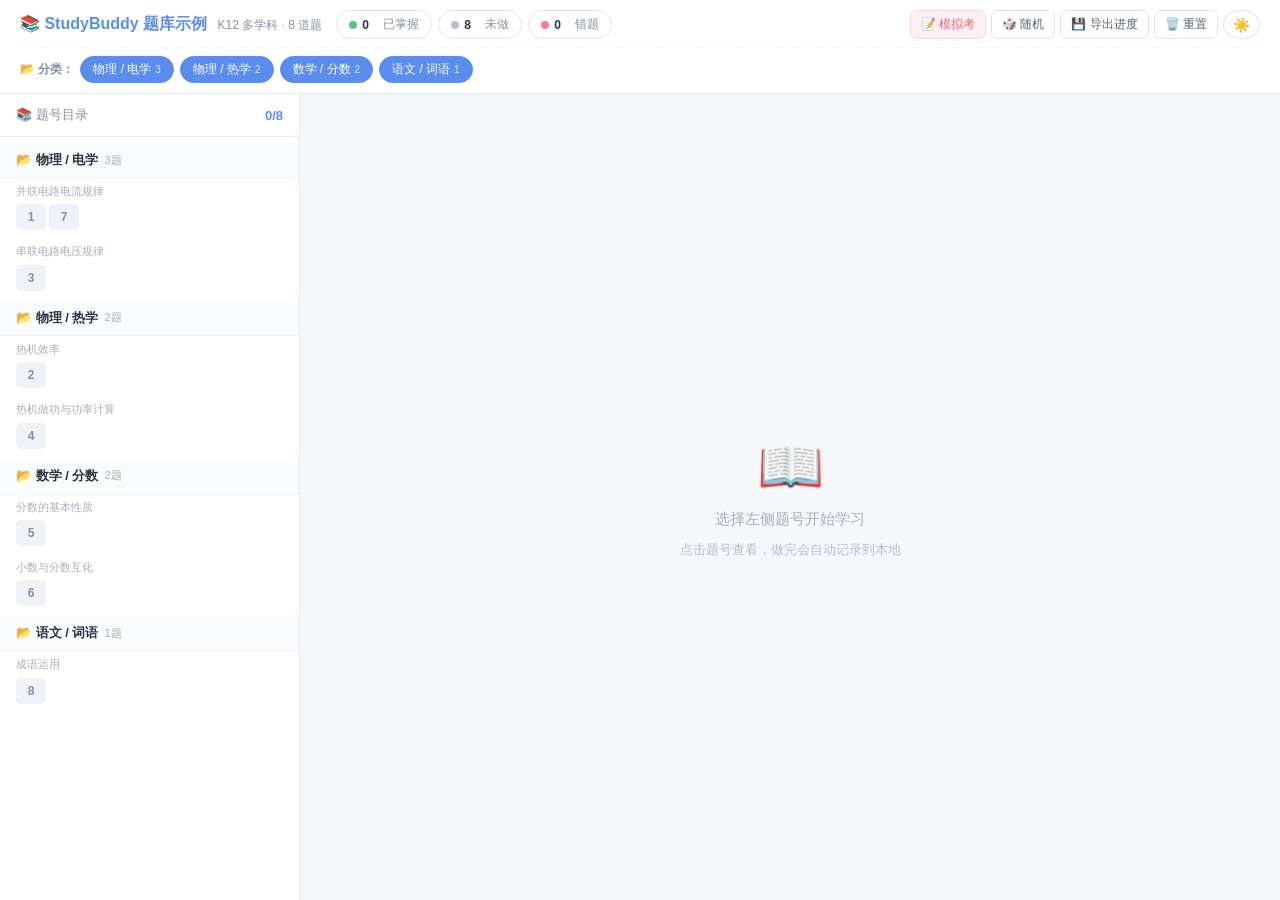
<file: skills/quiz-html/examples/demo.html>
<!DOCTYPE html>
<html lang="zh-CN">
<head>
<meta charset="UTF-8">
<meta name="viewport" content="width=device-width, initial-scale=1.0">
<meta http-equiv="Cache-Control" content="no-cache, no-store, must-revalidate">
<title>📚 StudyBuddy 题库示例</title>
<style>
*{margin:0;padding:0;box-sizing:border-box}
body{font-family:-apple-system,BlinkMacSystemFont,'PingFang SC','Microsoft YaHei',Roboto,sans-serif;background:#f5f7fb;color:#2d3142;height:100vh;overflow:hidden;display:flex;flex-direction:column;transition:background .2s,color .2s}

/* ============ 顶部条 ============ */
.topbar{background:#fff;border-bottom:1px solid #e8eaf2;padding:10px 20px;display:flex;flex-direction:column;gap:8px;flex-shrink:0;box-shadow:0 1px 3px rgba(0,0,0,0.03)}
.topbar-row1{display:flex;align-items:center;gap:14px;flex-wrap:wrap}
.topbar-row2{display:flex;align-items:center;gap:6px;flex-wrap:wrap;padding-top:8px;border-top:1px dashed #f0f2f7}
.topbar h1{font-size:16px;color:#5b8def;white-space:nowrap;font-weight:700}
.topbar h1 .subtitle{font-size:12px;color:#8a8fa3;font-weight:400;margin-left:6px}

.cat-filter{display:flex;align-items:center;gap:6px;flex-wrap:wrap;width:100%}
.cat-filter-label{font-size:12px;color:#8a8fa3;white-space:nowrap;font-weight:600}
.cat-chip{font-size:12px;padding:4px 12px;border-radius:14px;border:1px solid #e0e3ed;background:#fff;cursor:pointer;user-select:none;transition:all .15s;color:#8a8fa3;white-space:nowrap}
.cat-chip:hover{border-color:#5b8def}
.cat-chip.active{background:#5b8def;color:#fff;border-color:#5b8def}
.cat-chip .chip-count{font-size:10px;opacity:.75;margin-left:4px}

.stat-filters{display:flex;gap:6px;align-items:center}
.sf-btn{display:flex;align-items:center;gap:5px;padding:5px 12px;border-radius:18px;border:1px solid #e0e3ed;background:#fff;cursor:pointer;transition:all .15s;user-select:none;font-size:12px;color:#8a8fa3}
.sf-btn:hover{border-color:#5b8def}
.sf-btn .dot{width:8px;height:8px;border-radius:50%;flex-shrink:0;transition:opacity .15s}
.sf-btn .dot.green{background:#52c785}
.sf-btn .dot.gray{background:#b8bdcc}
.sf-btn .dot.red{background:#ff7a90}
.sf-btn .dot.yellow{background:#ffc857}
.sf-btn .num{font-weight:700;min-width:16px;color:#2d3142}
.sf-btn.off{opacity:.4}

.io-btns{display:flex;gap:5px;margin-left:auto;flex-wrap:wrap}
.io-btns button{font-size:12px;padding:5px 10px;border-radius:7px;border:1px solid #e0e3ed;background:#fff;color:#5b6172;cursor:pointer;transition:all .15s}
.io-btns button:hover{border-color:#5b8def;color:#5b8def}
.io-btns button.exam{background:#fef0f3;border-color:#ffd1d9;color:#ff5d77}
.io-btns button.exam:hover{background:#ff5d77;color:#fff;border-color:#ff5d77}
.io-btns button.danger:hover{border-color:#ff7a90;color:#ff7a90}
.io-btns .theme-toggle{padding:5px 9px;border-radius:50%;font-size:14px}

/* ============ 主体 ============ */
.main{display:flex;flex:1;overflow:hidden}
.left{width:300px;min-width:300px;background:#fff;border-right:1px solid #e8eaf2;display:flex;flex-direction:column;flex-shrink:0}
.left-header{padding:12px 16px;border-bottom:1px solid #e8eaf2;font-size:13px;color:#8a8fa3;display:flex;justify-content:space-between;align-items:center}
.left-header .progress{font-weight:700;color:#5b8def}
.left-scroll{flex:1;overflow-y:auto;padding:6px 0}
.left-scroll::-webkit-scrollbar{width:6px}
.left-scroll::-webkit-scrollbar-thumb{background:#d8dce8;border-radius:3px}

.cat-group{margin-bottom:2px}
.cat-top{padding:8px 16px;font-size:13px;font-weight:700;color:#2d3142;background:#fafbfd;display:flex;align-items:center;gap:6px;position:sticky;top:0;z-index:1;border-bottom:1px solid #f0f2f7}
.cat-count{font-size:11px;color:#a8adbd;font-weight:normal}
.cat-sub{padding:6px 16px 8px 16px}
.cat-sub-name{font-size:11px;color:#a8adbd;margin-bottom:5px;line-height:1.4}
.cat-nums{display:flex;flex-wrap:wrap;gap:3px}
.qnum{display:inline-flex;align-items:center;justify-content:center;min-width:30px;height:26px;padding:0 6px;border-radius:5px;font-size:12px;cursor:pointer;transition:all .15s;border:1.5px solid transparent;background:#f5f6fa;color:#5b6172;font-weight:600}
.qnum:hover{border-color:#5b8def;color:#5b8def;transform:translateY(-1px)}
.qnum.active{border-color:#5b8def!important;color:#fff!important;background:#5b8def!important;box-shadow:0 2px 6px rgba(91,141,239,0.3)}
.qnum.mastered{color:#3fb371;background:rgba(82,199,133,0.15)}
.qnum.unstudied{color:#8a8fa3;background:#f0f2f7}
.qnum.error{color:#ff5d77;background:rgba(255,122,144,0.15)}
.qnum.filtered-out{display:none!important}

/* ============ 右侧 ============ */
.right{flex:1;display:flex;flex-direction:column;overflow:hidden;min-width:0}
.right-inner{flex:1;overflow-y:auto;padding:24px 32px}
.right-inner::-webkit-scrollbar{width:8px}
.right-inner::-webkit-scrollbar-thumb{background:#d8dce8;border-radius:4px}

.empty-state{display:flex;flex-direction:column;align-items:center;justify-content:center;height:100%;color:#a8adbd;font-size:15px;gap:12px;text-align:center}
.empty-state .icon{font-size:54px}
.empty-state .hint{font-size:13px;color:#b8bdcc}

.q-card{max-width:780px;margin:0 auto}
.q-meta{display:flex;align-items:center;gap:10px;margin-bottom:14px;flex-wrap:wrap}
.q-id{font-size:18px;font-weight:800;color:#5b8def}
.q-tag{font-size:11px;padding:3px 9px;border-radius:11px;font-weight:600;white-space:nowrap}
.q-tag.type-choice{background:#e8f0ff;color:#5b8def}
.q-tag.type-tf{background:#e8f6ed;color:#52c785}
.q-tag.type-blank{background:#fff4e0;color:#e9a82c}
.q-tag.type-short{background:#f0e8ff;color:#9168e8}
.q-tag.level{background:#f0f2f7;color:#8a8fa3}
.q-state-btn{font-size:11px;padding:4px 10px 4px 12px;border-radius:11px;border:1px solid #e0e3ed;background:#fff;cursor:pointer;color:#8a8fa3;transition:all .15s;font-weight:600;box-shadow:0 1px 2px rgba(0,0,0,0.04)}
.q-state-btn:hover{border-color:#5b8def;color:#5b8def;box-shadow:0 2px 6px rgba(91,141,239,0.15);transform:translateY(-1px)}
.q-state-btn.mastered{color:#3fb371;border-color:#a3dcbb;background:#f0faf3}
.q-state-btn.error{color:#ff5d77;border-color:#ffb8c4;background:#fff5f6}
.q-knowledge{font-size:12px;color:#8a8fa3;margin-left:auto;max-width:50%;overflow:hidden;text-overflow:ellipsis;white-space:nowrap}

.q-text{font-size:16px;line-height:1.85;color:#2d3142;margin-bottom:20px;font-weight:500;white-space:pre-wrap}

.opts{display:flex;flex-direction:column;gap:9px;margin-bottom:16px}
.opt{display:flex;align-items:flex-start;gap:10px;padding:13px 16px;border-radius:10px;border:1.5px solid #e8eaf2;background:#fff;cursor:pointer;transition:all .15s;font-size:14px;line-height:1.6}
.opt:hover{border-color:#5b8def;background:#f8faff}
.opt .letter{display:inline-flex;align-items:center;justify-content:center;width:26px;height:26px;border-radius:50%;background:#f0f2f7;color:#5b6172;font-weight:700;flex-shrink:0;font-size:12px;transition:all .15s}
.opt:hover .letter{background:#5b8def;color:#fff}
.opt .text{flex:1;padding-top:2px;color:#2d3142}
.opt.selected{border-color:#5b8def;background:#f0f5ff}
.opt.selected .letter{background:#5b8def;color:#fff}
.opt.correct{border-color:#52c785;background:#f0faf3}
.opt.correct .letter{background:#52c785;color:#fff}
.opt.wrong{border-color:#ff7a90;background:#fff5f6}
.opt.wrong .letter{background:#ff7a90;color:#fff}
.opt.disabled{pointer-events:none}

.q-input{width:100%;padding:13px 15px;border-radius:10px;border:1.5px solid #e8eaf2;font-size:15px;font-family:inherit;background:#fff;color:#2d3142;outline:none;transition:all .15s;resize:vertical;margin-bottom:14px}
.q-input:focus{border-color:#5b8def;background:#f8faff}
.q-input.short{min-height:48px}
.q-input.long{min-height:120px}
.q-input:disabled{background:#f5f6fa;color:#8a8fa3}

.q-actions{display:flex;gap:8px;margin-bottom:14px;flex-wrap:wrap}
.q-actions button{padding:9px 18px;border-radius:8px;border:none;cursor:pointer;font-size:13px;font-weight:600;transition:all .15s}
.btn-submit{background:#5b8def;color:#fff}
.btn-submit:hover{background:#4a7adb}
.btn-submit:disabled{background:#b8bdcc;cursor:not-allowed}
.btn-reveal{background:#f0f2f7;color:#5b6172}
.btn-reveal:hover{background:#e0e3ed}
.btn-reset{background:#fff;color:#8a8fa3;border:1.5px solid #e0e3ed!important}
.btn-reset:hover{border-color:#ff7a90!important;color:#ff7a90}

.auto-state-hint{font-size:13px;padding:9px 14px;border-radius:8px;margin-bottom:14px;display:none;font-weight:600}
.auto-state-hint.mastered{display:block;background:rgba(82,199,133,0.12);color:#3fb371;border:1px solid rgba(82,199,133,0.3)}
.auto-state-hint.error{display:block;background:rgba(255,122,144,0.12);color:#ff5d77;border:1px solid rgba(255,122,144,0.3)}
.auto-state-hint.retry{display:block;background:rgba(255,200,87,0.18);color:#d68b00;border:1px solid rgba(255,200,87,0.4);animation:slideIn .25s}
@keyframes slideIn{from{transform:translateY(-4px);opacity:0}to{transform:translateY(0);opacity:1}}
.opt.wrong-shake{animation:shake .5s;border-color:#ff7a90;background:#fff5f6}
@keyframes shake{0%,100%{transform:translateX(0)}20%,60%{transform:translateX(-6px)}40%,80%{transform:translateX(6px)}}

.analysis{display:none;margin-top:14px;padding:14px 18px;background:#fafbfd;border-radius:10px;border-left:4px solid #5b8def}
.analysis.visible{display:block}
.analysis.correct{border-left-color:#52c785;background:#f0faf3}
.analysis.wrong{border-left-color:#ff7a90;background:#fff5f6}
.ans-line{font-size:14px;font-weight:700;margin-bottom:8px;display:flex;align-items:center;gap:6px}
.analysis .ans-line{color:#3fb371}
.analysis.wrong .ans-line{color:#ff5d77}
.ans-text{font-size:13px;color:#5b6172;line-height:1.75;margin-bottom:6px}
.ans-text strong{color:#2d3142}
.ans-text em{color:#5b8def;font-style:normal;font-weight:600}
.ans-text code{background:rgba(91,141,239,0.1);padding:1px 6px;border-radius:4px;font-size:12px;color:#5b8def}
.tip{font-size:13px;color:#d68b00;line-height:1.7;padding:8px 12px;background:rgba(255,200,87,0.15);border-radius:6px;margin-top:8px;display:none}
.tip.visible{display:block}
.kw{font-size:12px;color:#a8adbd;margin-top:8px}

/* ============ 导航条 ============ */
.nav-bar{padding:12px 32px;border-top:1px solid #e8eaf2;display:flex;align-items:center;justify-content:space-between;background:#fafbfd;flex-shrink:0}
.nav-btn{padding:7px 18px;border-radius:7px;border:1px solid #e0e3ed;background:#fff;color:#5b6172;cursor:pointer;font-size:13px;transition:all .15s}
.nav-btn:hover:not(:disabled){border-color:#5b8def;color:#5b8def}
.nav-btn:disabled{opacity:.4;cursor:default}
.nav-info{font-size:12px;color:#8a8fa3}
.kbd-hint{font-size:11px;color:#a8adbd;flex:1;text-align:center}
@media(max-width:900px){.kbd-hint{display:none}}

/* ============ Modal ============ */
.modal-overlay{display:none;position:fixed;inset:0;background:rgba(0,0,0,0.5);z-index:1000;align-items:center;justify-content:center}
.modal-overlay.visible{display:flex}
.modal{background:#fff;border-radius:14px;padding:24px 28px;max-width:480px;width:90%;box-shadow:0 10px 40px rgba(0,0,0,0.15)}
.modal h3{font-size:17px;color:#2d3142;margin-bottom:10px}
.modal p{font-size:13px;color:#8a8fa3;line-height:1.6;margin-bottom:16px}
.modal-row{margin-bottom:14px}
.modal-row label{display:block;font-size:12px;color:#5b6172;margin-bottom:6px;font-weight:600}
.modal-row .opts-row{display:flex;flex-wrap:wrap;gap:6px}
.modal-btn{padding:7px 14px;border-radius:7px;border:1px solid #e0e3ed;background:#fff;color:#5b6172;cursor:pointer;font-size:13px;transition:all .15s}
.modal-btn:hover{border-color:#5b8def;color:#5b8def}
.modal-btn.selected{border-color:#5b8def;background:#5b8def;color:#fff}
.modal-textarea{width:100%;min-height:140px;padding:10px;border-radius:8px;border:1.5px solid #e8eaf2;font-family:monospace;font-size:12px;resize:vertical;outline:none}
.modal-actions{display:flex;gap:8px;justify-content:flex-end;margin-top:14px}
.modal-actions .primary{background:#5b8def;color:#fff;border:none;padding:8px 18px;border-radius:7px;cursor:pointer;font-weight:600}
.modal-actions .primary:hover{background:#4a7adb}
.modal-actions .danger{border-color:#ff7a90;color:#ff5d77}

/* ============ 模拟考模式 ============ */
.exam-overlay{display:none;position:fixed;inset:0;background:#f5f7fb;z-index:2000;flex-direction:column;overflow:hidden}
.exam-overlay.visible{display:flex}
.exam-topbar{background:#fff;border-bottom:1px solid #e8eaf2;padding:12px 20px;display:flex;align-items:center;gap:14px;flex-shrink:0;flex-wrap:wrap;box-shadow:0 1px 3px rgba(0,0,0,0.04)}
.exam-topbar h2{font-size:15px;color:#5b8def;font-weight:700}
.exam-progress{flex:1;display:flex;align-items:center;gap:8px;min-width:120px}
.exam-progress-bar{flex:1;height:6px;background:#e8eaf2;border-radius:3px;overflow:hidden}
.exam-progress-fill{height:100%;background:linear-gradient(90deg,#5b8def,#7a9fff);border-radius:3px;transition:width .3s}
.exam-progress-text{font-size:12px;color:#8a8fa3;white-space:nowrap}
.exam-timer{font-size:13px;color:#e9a82c;font-weight:700}
.exam-body{flex:1;overflow-y:auto;padding:20px 28px}
.exam-q-card{max-width:780px;margin:0 auto 16px;background:#fff;border:1px solid #e8eaf2;border-radius:12px;padding:18px 22px;box-shadow:0 2px 6px rgba(0,0,0,0.03)}
.exam-q-num{font-size:13px;color:#5b8def;font-weight:700;margin-bottom:8px}
.exam-q-text{font-size:15px;line-height:1.75;color:#2d3142;margin-bottom:12px;white-space:pre-wrap}
.exam-opts{display:flex;flex-direction:column;gap:6px}
.exam-opt{padding:9px 14px;border-radius:8px;border:1.5px solid #e8eaf2;background:#fff;cursor:pointer;transition:all .15s;display:flex;align-items:flex-start;gap:8px;font-size:13px;line-height:1.55}
.exam-opt:hover{border-color:#5b8def;background:#f8faff}
.exam-opt.selected{border-color:#5b8def;background:#f0f5ff}
.exam-opt .letter{font-weight:700;min-width:22px;color:#5b6172;flex-shrink:0}
.exam-opt.selected .letter{color:#5b8def}
.exam-input{width:100%;padding:9px 12px;border-radius:7px;border:1.5px solid #e8eaf2;font-size:13px;outline:none;font-family:inherit;resize:vertical;min-height:42px}
.exam-input:focus{border-color:#5b8def}
.exam-submit-bar{padding:14px 28px;border-top:1px solid #e8eaf2;background:#fff;display:flex;align-items:center;justify-content:center;gap:10px;flex-shrink:0}
.exam-submit-btn{padding:9px 28px;border-radius:8px;border:none;background:#5b8def;color:#fff;cursor:pointer;font-size:14px;font-weight:700}
.exam-submit-btn:hover{background:#4a7adb}
.exam-quit-btn{padding:9px 18px;border-radius:8px;border:1px solid #e0e3ed;background:#fff;color:#8a8fa3;cursor:pointer;font-size:13px}
.exam-quit-btn:hover{border-color:#ff7a90;color:#ff5d77}

/* 结果页 */
.exam-results{display:none;position:fixed;inset:0;background:#f5f7fb;z-index:2000;flex-direction:column;overflow:hidden}
.exam-results.visible{display:flex}
.results-header{background:#fff;border-bottom:1px solid #e8eaf2;padding:24px;text-align:center;flex-shrink:0}
.results-score{font-size:54px;font-weight:900;margin-bottom:4px;line-height:1}
.results-score.pass{color:#52c785}
.results-score.fail{color:#ff5d77}
.results-detail{font-size:14px;color:#8a8fa3;margin-bottom:14px}
.results-actions{display:flex;gap:8px;justify-content:center;flex-wrap:wrap}
.results-actions button{padding:8px 18px;border-radius:7px;border:1px solid #e0e3ed;background:#fff;color:#5b6172;cursor:pointer;font-size:13px}
.results-actions button:hover{border-color:#5b8def;color:#5b8def}
.results-actions button.primary{background:#5b8def;color:#fff;border-color:#5b8def}
.results-body{flex:1;overflow-y:auto;padding:18px 24px}
.result-item{max-width:780px;margin:0 auto 12px;background:#fff;border:1px solid #e8eaf2;border-radius:10px;padding:14px 18px}
.result-item.is-correct{border-left:4px solid #52c785}
.result-item.is-wrong{border-left:4px solid #ff7a90}
.result-top{display:flex;align-items:center;gap:8px;margin-bottom:6px;flex-wrap:wrap}
.result-badge{font-size:11px;padding:2px 9px;border-radius:10px;font-weight:700}
.result-badge.correct{background:#f0faf3;color:#3fb371}
.result-badge.wrong{background:#fff5f6;color:#ff5d77}
.result-qid{font-size:12px;color:#5b8def;font-weight:700}
.result-text{font-size:13px;line-height:1.7;color:#2d3142;margin-bottom:6px;white-space:pre-wrap}
.result-answers{font-size:12px;color:#5b6172;margin-bottom:6px}
.result-answers .correct-ans{color:#3fb371;font-weight:700}
.result-answers .wrong-ans{color:#ff5d77;text-decoration:line-through}
.result-analysis{font-size:12px;color:#5b6172;line-height:1.7;padding:7px 11px;background:#fafbfd;border-radius:6px;margin-bottom:6px}
.result-tip{font-size:12px;color:#d68b00;line-height:1.6;padding:6px 10px;background:rgba(255,200,87,0.15);border-radius:6px;margin-bottom:6px}

/* ============ 移动端 ============ */
.sidebar-toggle{display:none;position:fixed;bottom:20px;right:20px;z-index:999;width:48px;height:48px;border-radius:50%;background:#5b8def;color:#fff;border:none;font-size:20px;cursor:pointer;box-shadow:0 4px 12px rgba(0,0,0,0.2)}
.sidebar-toggle:active{transform:scale(0.92)}
@media(max-width:768px){
  .left{width:100%;min-width:100%;max-height:50vh;border-right:none;border-bottom:1px solid #e8eaf2;transition:max-height .3s ease}
  .left.hidden{max-height:0;overflow:hidden;border-bottom:none}
  .main{flex-direction:column}
  .topbar{gap:8px;padding:8px 12px}
  .topbar h1{font-size:14px}
  .cat-filter{order:10;width:100%}
  .io-btns{margin-left:0;width:100%;justify-content:flex-end}
  .right-inner{padding:14px}
  .sidebar-toggle{display:flex;align-items:center;justify-content:center}
  .nav-bar{padding:10px 14px}
}

/* ============ Dark Mode ============ */
body.dark{background:#1a1a2e;color:#e0e3ed}
body.dark .topbar{background:#16213e;border-bottom-color:#0f3460;box-shadow:none}
body.dark .topbar h1{color:#e88ca5}
body.dark .cat-filter-label,body.dark .cat-sub-name,body.dark .left-header,body.dark .nav-info,body.dark .empty-state,body.dark .ans-text,body.dark .modal p{color:#888}
body.dark .cat-chip{background:transparent;border-color:#333;color:#888}
body.dark .cat-chip.active{background:#e88ca5;color:#fff;border-color:#e88ca5}
body.dark .sf-btn{background:transparent;border-color:#333;color:#aaa}
body.dark .sf-btn:hover{border-color:#e88ca5}
body.dark .sf-btn .num{color:#e0e3ed}
body.dark .io-btns button{background:transparent;border-color:#333;color:#aaa}
body.dark .io-btns button:hover{border-color:#e88ca5;color:#e88ca5}
body.dark .io-btns button.exam{background:rgba(232,140,165,0.15);border-color:#e88ca5;color:#e88ca5}
body.dark .left{background:#16213e;border-right-color:#0f3460}
body.dark .left-scroll::-webkit-scrollbar-thumb{background:#333}
body.dark .cat-top{background:#16213e;color:#e0e3ed;border-bottom-color:#0f3460}
body.dark .cat-count{color:#666}
body.dark .qnum{background:rgba(100,100,100,0.15);color:#777;border-color:transparent}
body.dark .qnum:hover{border-color:#e88ca5;color:#fff}
body.dark .qnum.active{background:#e88ca5!important;border-color:#e88ca5!important;color:#fff!important}
body.dark .qnum.mastered{background:rgba(110,197,168,0.15);color:#6ec5a8}
body.dark .qnum.unstudied{background:rgba(100,100,100,0.15);color:#888}
body.dark .qnum.error{background:rgba(232,140,165,0.15);color:#e88ca5}
body.dark .right-inner::-webkit-scrollbar-thumb{background:#333}
body.dark .q-text{color:#e0e3ed}
body.dark .q-id{color:#e88ca5}
body.dark .q-tag.type-choice{background:rgba(91,141,239,0.15);color:#7a9fff}
body.dark .q-tag.type-tf{background:rgba(110,197,168,0.15);color:#6ec5a8}
body.dark .q-tag.type-blank{background:rgba(255,200,87,0.15);color:#f4a261}
body.dark .q-tag.type-short{background:rgba(145,104,232,0.15);color:#b08fff}
body.dark .q-tag.level{background:rgba(100,100,100,0.2);color:#888}
body.dark .q-state-btn{background:transparent;border-color:#333;color:#aaa}
body.dark .q-knowledge{color:#666}
body.dark .opt{background:#1f2541;border-color:#333;color:#e0e3ed}
body.dark .opt:hover{background:rgba(232,140,165,0.05);border-color:#555}
body.dark .opt .text{color:#e0e3ed}
body.dark .opt .letter{background:#333;color:#888}
body.dark .opt.selected{background:rgba(232,140,165,0.1);border-color:#e88ca5}
body.dark .opt.correct{background:rgba(110,197,168,0.1);border-color:#6ec5a8}
body.dark .opt.wrong{background:rgba(232,140,165,0.1);border-color:#e88ca5}
body.dark .q-input{background:#1f2541;border-color:#333;color:#e0e3ed}
body.dark .q-input:focus{background:#1a1a2e;border-color:#e88ca5}
body.dark .btn-submit{background:#e88ca5}
body.dark .btn-submit:hover{background:#d97a93}
body.dark .btn-reveal{background:#333;color:#aaa}
body.dark .btn-reset{background:transparent;color:#888}
body.dark .analysis{background:#1a1a2e;border-left-color:#e88ca5}
body.dark .analysis.correct{background:#1a1a2e;border-left-color:#6ec5a8}
body.dark .analysis.wrong{background:#1a1a2e;border-left-color:#e88ca5}
body.dark .nav-bar{background:#16213e;border-top-color:#0f3460}
body.dark .nav-btn{background:transparent;border-color:#333;color:#aaa}
body.dark .kbd-hint{color:#555}
body.dark .modal{background:#16213e;color:#e0e3ed}
body.dark .modal h3{color:#e0e3ed}
body.dark .modal-btn{background:transparent;border-color:#333;color:#aaa}
body.dark .modal-btn.selected{background:#e88ca5;border-color:#e88ca5;color:#fff}
body.dark .modal-textarea{background:#1f2541;border-color:#333;color:#e0e3ed}
body.dark .exam-overlay,body.dark .exam-results{background:#1a1a2e}
body.dark .exam-topbar,body.dark .exam-submit-bar,body.dark .results-header{background:#16213e;border-color:#0f3460}
body.dark .exam-q-card,body.dark .result-item{background:#16213e;border-color:#0f3460}
body.dark .exam-q-text,body.dark .result-text{color:#e0e3ed}
body.dark .exam-opt{background:#1f2541;border-color:#333;color:#e0e3ed}
body.dark .exam-opt.selected{background:rgba(232,140,165,0.1);border-color:#e88ca5}
body.dark .result-analysis{background:#1a1a2e;color:#aaa}
body.dark .auto-state-hint.mastered{background:rgba(110,197,168,0.1);color:#6ec5a8;border-color:rgba(110,197,168,0.3)}
body.dark .auto-state-hint.error{background:rgba(232,140,165,0.1);color:#e88ca5;border-color:rgba(232,140,165,0.3)}
</style>
</head>
<body class="light">

<div class="topbar">
  <div class="topbar-row1">
    <h1>📚 StudyBuddy 题库示例 <span class="subtitle">K12 多学科 · 8 道题</span></h1>
    <div class="stat-filters" id="statFilters">
      <div class="sf-btn" data-f="mastered" onclick="toggleFilter('mastered',this)"><span class="dot green"></span><span class="num" id="numMastered">0</span><span>已掌握</span></div>
      <div class="sf-btn" data-f="unstudied" onclick="toggleFilter('unstudied',this)"><span class="dot gray"></span><span class="num" id="numUnstudied">0</span><span>未做</span></div>
      <div class="sf-btn" data-f="error" onclick="toggleFilter('error',this)"><span class="dot red"></span><span class="num" id="numError">0</span><span>错题</span></div>
    </div>
    <div class="io-btns">
      <button class="exam" onclick="showExamModal()">📝 模拟考</button>
      <button onclick="randomQ()">🎲 随机</button>
      <button onclick="exportProgress()">💾 导出进度</button>
      <button class="danger" onclick="showResetModal()">🗑️ 重置</button>
      <button class="theme-toggle" onclick="toggleTheme()" title="切换主题">☀️</button>
    </div>
  </div>
  <div class="topbar-row2">
    <div class="cat-filter" id="catFilter"><span class="cat-filter-label">📂 分类：</span></div>
  </div>
</div>

<button class="sidebar-toggle" onclick="toggleSidebar()">📋</button>

<div class="main">
  <div class="left" id="sidebar">
    <div class="left-header"><span>📚 题号目录</span><span class="progress" id="progressTxt">0/0</span></div>
    <div class="left-scroll" id="leftScroll"></div>
  </div>
  <div class="right">
    <div class="right-inner" id="rightInner">
      <div class="empty-state">
        <div class="icon">📖</div>
        <div>选择左侧题号开始学习</div>
        <div class="hint">点击题号查看，做完会自动记录到本地</div>
      </div>
    </div>
    <div class="nav-bar" id="navBar" style="display:none;">
      <button class="nav-btn" id="prevBtn" onclick="goPrev()" title="← 上一题">← 上一题</button>
      <span class="nav-info" id="navInfo"></span>
      <span class="kbd-hint">⌨️ A/B/C/D 选项 · Enter 提交 · ← → 切题 · Space 看答案</span>
      <button class="nav-btn" id="nextBtn" onclick="goNext()" title="→ 下一题">下一题 →</button>
    </div>
  </div>
</div>

<!-- ===== 模拟考 modal ===== -->
<div class="modal-overlay" id="examModal">
  <div class="modal">
    <h3>📝 开始模拟考</h3>
    <p id="examPoolSize">从当前题池中随机抽题作答</p>
    <div class="modal-row">
      <label>题量</label>
      <div class="opts-row">
        <button class="modal-btn" data-n="5" onclick="selectExamCount(5)">5题</button>
        <button class="modal-btn selected" data-n="10" onclick="selectExamCount(10)">10题</button>
        <button class="modal-btn" data-n="20" onclick="selectExamCount(20)">20题</button>
        <button class="modal-btn" data-n="30" onclick="selectExamCount(30)">30题</button>
        <button class="modal-btn" data-n="50" onclick="selectExamCount(50)">50题</button>
      </div>
    </div>
    <div class="modal-row">
      <label>每题限时</label>
      <div class="opts-row">
        <button class="modal-btn selected" data-t="0" onclick="selectExamTime(0)">不限时</button>
        <button class="modal-btn" data-t="30" onclick="selectExamTime(30)">30秒</button>
        <button class="modal-btn" data-t="60" onclick="selectExamTime(60)">1分钟</button>
        <button class="modal-btn" data-t="90" onclick="selectExamTime(90)">1.5分钟</button>
        <button class="modal-btn" data-t="120" onclick="selectExamTime(120)">2分钟</button>
      </div>
    </div>
    <div class="modal-actions">
      <button class="modal-btn" onclick="hideExamModal()">取消</button>
      <button class="primary" onclick="startExam()">🚀 开考</button>
    </div>
  </div>
</div>

<!-- ===== 导入 modal ===== -->
<div class="modal-overlay" id="importModal">
  <div class="modal">
    <h3 id="importTitle">📥 导入</h3>
    <p id="importHint">粘贴 JSON 内容</p>
    <textarea class="modal-textarea" id="importText" placeholder=""></textarea>
    <div class="modal-actions">
      <button class="modal-btn" onclick="hideImportModal()">取消</button>
      <button class="primary" onclick="doImport()">导入</button>
    </div>
  </div>
</div>

<!-- ===== 重置 modal ===== -->
<div class="modal-overlay" id="resetModal">
  <div class="modal">
    <h3>🗑️ 重置答题记录</h3>
    <p>这会清空所有"已掌握 / 错题 / 答题状态"，但题目本身不会删除。确定吗？</p>
    <div class="modal-actions">
      <button class="modal-btn" onclick="hideResetModal()">取消</button>
      <button class="primary danger" style="background:#ff5d77;" onclick="doReset()">确认重置</button>
    </div>
  </div>
</div>

<!-- ===== 模拟考答题界面 ===== -->
<div class="exam-overlay" id="examOverlay">
  <div class="exam-topbar">
    <h2>📝 模拟考</h2>
    <div class="exam-progress">
      <div class="exam-progress-bar"><div class="exam-progress-fill" id="examProgressFill" style="width:0%"></div></div>
      <span class="exam-progress-text" id="examProgressText">0 / 0</span>
    </div>
    <span class="exam-timer" id="examTimer">⏱ 0:00</span>
    <button class="exam-quit-btn" onclick="quitExam()">退出</button>
  </div>
  <div class="exam-body" id="examBody"></div>
  <div class="exam-submit-bar">
    <button class="exam-submit-btn" id="examSubmitBtn" onclick="submitExam()">📤 提交答卷</button>
  </div>
</div>

<!-- ===== 成绩页 ===== -->
<div class="exam-results" id="examResults">
  <div class="results-header">
    <div class="results-score" id="resultsScore">0</div>
    <div class="results-detail" id="resultsDetail"></div>
    <div class="results-actions">
      <button class="primary" onclick="closeResults()">返回</button>
      <button onclick="retakeExam()">🔄 再考一次</button>
    </div>
  </div>
  <div class="results-body" id="resultsBody"></div>
</div>

<!-- ===== 题库数据（脚本注入） ===== -->
<script>
window.__QUIZ_DATA__ = [{"type": "single_choice", "prompt": "下列关于并联电路电流规律的说法，正确的是（    ）。", "options": ["A. 干路电流等于各支路电流之差", "B. 干路电流等于各支路电流之和", "C. 各支路电流相等", "D. 干路电流大于任一支路电流的两倍"], "answer": "B", "explanation": "并联电路中，**干路电流等于各支路电流之和**：I = I₁ + I₂ + ...。各支路电流不一定相等（取决于电阻）。", "knowledge_point": "并联电路电流规律", "category": "物理 / 电学", "level": 1}, {"type": "single_choice", "prompt": "汽油机燃烧不充分时（冒黑烟），发动机的热机效率会（    ）。", "options": ["A. 升高", "B. 降低", "C. 不变", "D. 先升高后降低"], "answer": "B", "explanation": "燃烧不充分意味着燃料中的化学能没有完全转化为内能，更多能量以未燃烧的碳颗粒（黑烟）形式损失，所以**有效利用的能量比例下降**，效率**降低**。\n\n📌 经典易错点：凡是\"不充分\"，效率一定降低！", "knowledge_point": "热机效率", "category": "物理 / 热学", "level": 2}, {"type": "true_false", "prompt": "串联电路中，每个用电器两端的电压相等。", "answer": "False", "explanation": "错误。串联电路中**总电压等于各部分电压之和**（U = U₁ + U₂），各用电器两端的电压**不一定相等**，与电阻成正比。只有阻值相同的用电器电压才相等。", "knowledge_point": "串联电路电压规律", "category": "物理 / 电学", "level": 1}, {"type": "fill_blank", "prompt": "一辆汽车做功冲程对外做功 120J，飞轮转速 1500 r/min，则 1 分钟内做功 ____ 次，功率为 ____ W。", "answer": "750次, 1500W", "explanation": "四冲程汽油机每 2 圈完成 1 个工作循环（即做功 1 次）。\n- 1 分钟内圈数 = 1500\n- 做功次数 = 1500 ÷ 2 = **750** 次\n- 功率 P = W/t = 120 × 750 / 60 = **1500 W**", "knowledge_point": "热机做功与功率计算", "category": "物理 / 热学", "level": 3}, {"type": "single_choice", "prompt": "下列分数中，与 3/4 大小相等的是（    ）。", "options": ["A. 6/12", "B. 9/12", "C. 12/15", "D. 15/24"], "answer": "B", "explanation": "分数的基本性质：分子分母同时乘以同一个数，分数大小不变。\n3/4 = 3×3 / 4×3 = **9/12**", "knowledge_point": "分数的基本性质", "category": "数学 / 分数", "level": 1}, {"type": "fill_blank", "prompt": "把 0.75 化成分数是 ____（最简分数）。", "answer": "3/4", "explanation": "0.75 = 75/100 = **3/4**（分子分母同时除以最大公因数 25）", "knowledge_point": "小数与分数互化", "category": "数学 / 分数", "level": 1}, {"type": "short_answer", "prompt": "请用自己的话解释\"并联电路中，干路电流为什么等于各支路电流之和\"。", "answer": "因为电流不会凭空产生也不会凭空消失（电荷守恒）。在并联电路的交点处，从干路流入的电荷必须等于流向各支路的电荷总和，所以干路电流 = 各支路电流之和。可以用\"水流分叉\"来类比：主管道的水量 = 各分支管道水量之和。", "explanation": "这是简答题，答案要点：① 电荷守恒思想；② 交点处电荷收支平衡；③ 能用例子说明加分。", "knowledge_point": "并联电路电流规律", "category": "物理 / 电学", "level": 3}, {"type": "single_choice", "prompt": "下面哪个词语用得不恰当？\n\n小明的作文写得很**生动**，老师读完后**心旷神怡**。", "options": ["A. 生动 用得恰当", "B. 心旷神怡 用得不恰当", "C. 两个词都恰当", "D. 两个词都不恰当"], "answer": "B", "explanation": "**心旷神怡**指看到美景或好事，心情舒畅；多用于描述风景、环境。\n用来形容读作文的感受不太合适，应该用\"赞不绝口\"\"拍案叫绝\"之类的词。", "knowledge_point": "成语运用", "category": "语文 / 词语", "level": 2}];
window.__META__ = {"id": "demo", "title": "StudyBuddy 题库示例", "subtitle": "K12 多学科 · 8 道题"};
</script>

<script>
'use strict';

/* ============================================
 * Quiz Engine - K12 StudyBuddy 4.0
 * 受 v15 启发，针对 K12 多学科多题型优化
 * ============================================ */
const META = window.__META__ || {};
const STORAGE_KEY = 'k12_quiz_' + (META.id || 'default');
const FILTER_KEY = STORAGE_KEY + '_filter';
const CATS_KEY = STORAGE_KEY + '_cats';
const THEME_KEY = 'k12_quiz_theme';

const TYPE_LABELS = {
  single_choice: { txt: '选择', cls: 'type-choice' },
  true_false:    { txt: '判断', cls: 'type-tf' },
  fill_blank:    { txt: '填空', cls: 'type-blank' },
  short_answer:  { txt: '简答', cls: 'type-short' }
};
const LEVEL_LABELS = { 1: 'L1·识记', 2: 'L2·理解', 3: 'L3·应用' };
const STATE_LABELS = { mastered: '✅ 已掌握', unstudied: '⬜ 未做', error: '❌ 错题' };

let QS = [];                 // 全部题目（含 id）
let states = {};             // {id: 'mastered'|'unstudied'|'error'}
let answered = {};           // {id: userAnswer}
let activeFilters = { mastered: true, unstudied: true, error: true };
let activeCats = new Set();  // 当前激活的学科
let currentId = null;
let filteredIds = [];

/* ===== 启动 ===== */
function init() {
  // 主题恢复（默认 light）
  try {
    const t = localStorage.getItem(THEME_KEY);
    if (t === 'dark') {
      document.body.classList.remove('light');
      document.body.classList.add('dark');
      document.querySelector('.theme-toggle').textContent = '🌙';
    }
  } catch (e) {}

  QS = (window.__QUIZ_DATA__ || []).map((q, i) => Object.assign({ id: i + 1 }, q));
  if (QS.length === 0) {
    document.getElementById('leftScroll').innerHTML = '<div style="padding:20px;color:#a8adbd;font-size:13px;text-align:center;">题库为空，请先导入题目</div>';
    return;
  }

  loadState();
  loadFilters();
  buildCatChips();
  buildSidebar();
  applyFilters();
  updateStats();
}

function loadState() {
  try {
    const raw = localStorage.getItem(STORAGE_KEY);
    if (raw) {
      const obj = JSON.parse(raw);
      states = obj.states || {};
      answered = obj.answered || {};
    }
  } catch (e) { states = {}; answered = {}; }
  QS.forEach(q => { if (!states[q.id]) states[q.id] = 'unstudied'; });
}

function saveState() {
  try { localStorage.setItem(STORAGE_KEY, JSON.stringify({ states, answered })); } catch (e) {}
}

function loadFilters() {
  try {
    const raw = localStorage.getItem(FILTER_KEY);
    if (raw) activeFilters = Object.assign(activeFilters, JSON.parse(raw));
  } catch (e) {}
  document.querySelectorAll('.sf-btn').forEach(btn => {
    if (!activeFilters[btn.dataset.f]) btn.classList.add('off');
  });

  // 学科：默认全选
  const cats = [...new Set(QS.map(q => (q.category || '通用').trim()))];
  try {
    const raw = localStorage.getItem(CATS_KEY);
    const arr = raw ? JSON.parse(raw) : null;
    activeCats = new Set(Array.isArray(arr) && arr.length ? arr : cats);
  } catch (e) { activeCats = new Set(cats); }
}

/* ===== 分类 chips（按"学科/子分类"完整路径展示） ===== */
function getCatKey(q) {
  // category 字段已含 "物理 / 电学" 这种完整路径，直接用即可
  return (q.category || '通用').trim();
}
function buildCatChips() {
  const cats = [...new Set(QS.map(getCatKey))];
  const counts = {};
  cats.forEach(c => { counts[c] = QS.filter(q => getCatKey(q) === c).length; });

  const wrap = document.getElementById('catFilter');
  wrap.querySelectorAll('.cat-chip').forEach(el => el.remove());
  cats.forEach(c => {
    const chip = document.createElement('span');
    chip.className = 'cat-chip' + (activeCats.has(c) ? ' active' : '');
    chip.dataset.cat = c;
    chip.innerHTML = `${escapeHtml(c)}<span class="chip-count">${counts[c]}</span>`;
    chip.onclick = () => toggleCat(c, chip);
    wrap.appendChild(chip);
  });
}

function toggleCat(cat, el) {
  if (activeCats.has(cat)) {
    if (activeCats.size <= 1) return;  // 至少保留一个
    activeCats.delete(cat);
    el.classList.remove('active');
  } else {
    activeCats.add(cat);
    el.classList.add('active');
  }
  try { localStorage.setItem(CATS_KEY, JSON.stringify([...activeCats])); } catch (e) {}
  buildSidebar();
  applyFilters();
}

/* ===== 侧栏 ===== */
function buildSidebar() {
  const groups = {};
  QS.forEach(q => {
    const cat = getCatKey(q);
    if (!activeCats.has(cat)) return;
    const sub = q.knowledge_point || q.knowledge || '未分类';
    if (!groups[cat]) groups[cat] = {};
    if (!groups[cat][sub]) groups[cat][sub] = [];
    groups[cat][sub].push(q);
  });

  const container = document.getElementById('leftScroll');
  container.innerHTML = '';
  Object.keys(groups).forEach(cat => {
    const subs = groups[cat];
    const total = Object.values(subs).reduce((s, arr) => s + arr.length, 0);
    let html = `<div class="cat-group"><div class="cat-top">📂 ${escapeHtml(cat)} <span class="cat-count">${total}题</span></div>`;
    Object.keys(subs).forEach(sub => {
      html += `<div class="cat-sub"><div class="cat-sub-name">${escapeHtml(sub)}</div><div class="cat-nums">`;
      subs[sub].forEach(q => {
        const st = states[q.id] || 'unstudied';
        html += `<span class="qnum ${st}" data-id="${q.id}" onclick="selectQ(${q.id})">${q.id}</span>`;
      });
      html += `</div></div>`;
    });
    html += `</div>`;
    container.insertAdjacentHTML('beforeend', html);
  });
}

function applyStatesToDOM() {
  document.querySelectorAll('.qnum').forEach(el => {
    el.classList.remove('mastered', 'unstudied', 'error');
    const id = parseInt(el.dataset.id, 10);
    el.classList.add(states[id] || 'unstudied');
  });
}

function updateStats() {
  let m = 0, u = 0, e = 0;
  QS.forEach(q => {
    if (!activeCats.has(getCatKey(q))) return;
    const s = states[q.id] || 'unstudied';
    if (s === 'mastered') m++;
    else if (s === 'error') e++;
    else u++;
  });
  document.getElementById('numMastered').textContent = m;
  document.getElementById('numUnstudied').textContent = u;
  document.getElementById('numError').textContent = e;
  const total = m + u + e;
  document.getElementById('progressTxt').textContent = `${m}/${total}`;
}

/* ===== 过滤 ===== */
function toggleFilter(type, btn) {
  activeFilters[type] = !activeFilters[type];
  btn.classList.toggle('off', !activeFilters[type]);
  try { localStorage.setItem(FILTER_KEY, JSON.stringify(activeFilters)); } catch (e) {}
  applyFilters();
}

function applyFilters() {
  filteredIds = [];
  document.querySelectorAll('.qnum').forEach(el => {
    const id = parseInt(el.dataset.id, 10);
    const st = states[id] || 'unstudied';
    const visible = activeFilters[st];
    el.classList.toggle('filtered-out', !visible);
    if (visible) filteredIds.push(id);
  });
  updateStats();
  updateNav();
}

/* ===== 选题 + 渲染 ===== */
window.selectQ = function (id) {
  currentId = id;
  document.querySelectorAll('.qnum').forEach(el => {
    el.classList.toggle('active', parseInt(el.dataset.id, 10) === id);
  });
  const q = QS.find(x => x.id === id);
  if (!q) return;
  renderQuestion(q);
  document.getElementById('navBar').style.display = 'flex';
  updateNav();
  // 移动端：选完自动收起侧栏
  if (window.innerWidth <= 768) {
    document.getElementById('sidebar').classList.add('hidden');
  }
};

function renderQuestion(q) {
  const typeInfo = TYPE_LABELS[q.type] || { txt: '题', cls: 'type-choice' };
  const lvl = LEVEL_LABELS[q.level] || '';
  const kp = q.knowledge_point || q.knowledge || '';
  const st = states[q.id] || 'unstudied';

  let html = `<div class="q-card">
    <div class="q-meta">
      <span class="q-id">Q${q.id}</span>
      <span class="q-tag ${typeInfo.cls}">${typeInfo.txt}</span>
      ${lvl ? `<span class="q-tag level">${lvl}</span>` : ''}
      <button class="q-state-btn ${st}" id="qStateBtn" onclick="cycleState()" title="点击手动切换：未做 → 已掌握 → 错题">${STATE_LABELS[st]} <span style="opacity:.5;font-weight:400;">▾</span></button>
      ${kp ? `<span class="q-knowledge" title="${escapeHtml(kp)}">🏷️ ${escapeHtml(kp)}</span>` : ''}
    </div>
    <div class="q-text">${renderMD(q.prompt || q.question)}</div>`;

  if (q.type === 'single_choice') {
    html += `<div class="opts" id="qOpts">`;
    (q.options || []).forEach((opt, i) => {
      const m = opt.match(/^([A-Z])[\.\、]\s*(.+)/);
      const letter = m ? m[1] : String.fromCharCode(65 + i);
      const text = m ? m[2] : opt;
      html += `<div class="opt" data-key="${letter}" onclick="chooseOpt(this,'${letter}',${q.id})">
        <span class="letter">${letter}</span><span class="text">${renderMD(text)}</span>
      </div>`;
    });
    html += `</div>`;
  } else if (q.type === 'true_false') {
    html += `<div class="opts" id="qOpts">
      <div class="opt" data-key="True" onclick="chooseOpt(this,'True',${q.id})"><span class="letter">✓</span><span class="text">正确</span></div>
      <div class="opt" data-key="False" onclick="chooseOpt(this,'False',${q.id})"><span class="letter">✗</span><span class="text">错误</span></div>
    </div>`;
  } else if (q.type === 'fill_blank') {
    html += `<input class="q-input short" id="qInput" placeholder="在这里输入你的答案..." />`;
  } else if (q.type === 'short_answer') {
    html += `<textarea class="q-input long" id="qInput" placeholder="在这里写下你的回答..."></textarea>`;
  }

  if (q.type === 'fill_blank' || q.type === 'short_answer') {
    html += `<div class="q-actions">
      <button class="btn-submit" id="btnSubmit" onclick="submitTextAnswer(${q.id})">提交 (Enter)</button>
      <button class="btn-reveal" onclick="revealAnswer(${q.id})">查看答案</button>
      <button class="btn-reset" onclick="resetQ(${q.id})">↻ 重做</button>
    </div>`;
  } else {
    html += `<div class="q-actions">
      <button class="btn-submit" id="btnSubmit" onclick="submitChoice(${q.id})" disabled>提交 (Enter)</button>
      <button class="btn-reveal" onclick="revealAnswer(${q.id})">查看答案</button>
      <button class="btn-reset" onclick="resetQ(${q.id})">↻ 重做</button>
    </div>`;
  }

  html += `<div class="auto-state-hint" id="autoHint"></div>
    <div class="analysis" id="analysis">
      <div class="ans-line" id="ansLine"></div>
      <div class="ans-text" id="ansText"></div>
      <div class="tip" id="tipBox"></div>
      <div class="kw" id="kwDetail"></div>
    </div>
  </div>`;

  document.getElementById('rightInner').innerHTML = html;

  // 恢复已答状态
  if (answered[q.id] !== undefined) {
    if (q.type === 'single_choice' || q.type === 'true_false') {
      const el = document.querySelector(`#qOpts .opt[data-key="${answered[q.id]}"]`);
      if (el) showChoiceAnswer(q, answered[q.id]);
    } else {
      const inp = document.getElementById('qInput');
      if (inp) { inp.value = answered[q.id]; inp.disabled = true; }
      showTextAnswer(q, answered[q.id]);
    }
  }
}

/* ===== 选择题 / 判断题作答 =====
 * 新逻辑：选择 ≠ 提交
 * - 点选项：仅高亮，不锁定，不判分
 * - 点【提交】或按 Enter：判分；答错首次仅提示「再想想」并允许重选
 * - 答错第二次：才显示答案 + 标错题
 */
window.__pendingChoice = null;
window.__wrongTriedOnce = {};  // {id: true} 记录这题是否已经错过一次

window.chooseOpt = function (el, key, id) {
  // 已最终提交过的不能再选
  if (answered[id] !== undefined) return;
  window.__pendingChoice = key;
  document.querySelectorAll('#qOpts .opt').forEach(o => {
    o.classList.remove('selected');
  });
  el.classList.add('selected');
  // 启用提交按钮
  const btn = document.getElementById('btnSubmit');
  if (btn) btn.disabled = false;
};

window.submitChoice = function (id) {
  const q = QS.find(x => x.id === id);
  if (!q) return;
  const key = window.__pendingChoice;
  if (!key) { showRetryHint('先选一个选项呀～ 😊'); return; }
  const stdU = String(q.answer || '').toUpperCase();
  const correct = key.toUpperCase() === stdU;

  if (correct) {
    answered[id] = key;
    window.__wrongTriedOnce[id] = false;
    showChoiceAnswer(q, key, true);
    autoUpdateState(q, true);
  } else {
    if (!window.__wrongTriedOnce[id]) {
      // 第一次错：给一次重试机会，不锁，不标错题
      window.__wrongTriedOnce[id] = true;
      const errOpt = document.querySelector(`#qOpts .opt[data-key="${key}"]`);
      if (errOpt) {
        errOpt.classList.add('wrong-shake');
        setTimeout(() => errOpt.classList.remove('wrong-shake'), 600);
      }
      showRetryHint('🤔 不对哦，再想想？（这次错不算，可以重选）');
      window.__pendingChoice = null;
      if (errOpt) errOpt.classList.remove('selected');
      return;
    }
    // 第二次错：真正锁定 + 标错题
    answered[id] = key;
    showChoiceAnswer(q, key, false);
    autoUpdateState(q, false);
  }
};

function showRetryHint(msg) {
  const hint = document.getElementById('autoHint');
  hint.className = 'auto-state-hint retry';
  hint.textContent = msg;
  // 自动消失
  clearTimeout(window.__retryTimer);
  window.__retryTimer = setTimeout(() => {
    if (hint.classList.contains('retry')) {
      hint.className = 'auto-state-hint';
      hint.textContent = '';
    }
  }, 3500);
}

function showChoiceAnswer(q, chosen, correct) {
  const stdU = String(q.answer || '').toUpperCase();
  document.querySelectorAll('#qOpts .opt').forEach(el => {
    el.classList.add('disabled');
    el.classList.remove('selected');
    const k = el.dataset.key.toUpperCase();
    if (k === stdU) el.classList.add('correct');
    if (k === String(chosen).toUpperCase() && k !== stdU) el.classList.add('wrong');
  });
  // 提交按钮锁死
  const btn = document.getElementById('btnSubmit');
  if (btn) { btn.disabled = true; btn.textContent = '已提交'; }
  showAnalysis(q, chosen, correct);
}

/* ===== 填空 / 简答作答 ===== */
window.submitTextAnswer = function (id) {
  const q = QS.find(x => x.id === id);
  if (!q) return;
  const inp = document.getElementById('qInput');
  const userAns = (inp && inp.value || '').trim();
  if (!userAns) { alert('先写点答案再提交呀～ ✍️'); return; }
  answered[id] = userAns;
  inp.disabled = true;
  document.getElementById('btnSubmit').disabled = true;
  document.getElementById('btnSubmit').textContent = '已提交';

  if (q.type === 'fill_blank') {
    const correct = fuzzyMatch(userAns, q.answer);
    showAnalysis(q, userAns, correct);
    autoUpdateState(q, correct);
  } else {
    // 简答题：不强判
    showAnalysis(q, userAns, null);
    // 状态不动，由用户手动判定（点 q-state-btn）
    saveState();
  }
};

window.revealAnswer = function (id) {
  const q = QS.find(x => x.id === id);
  if (!q) return;
  showAnalysis(q, answered[id] || '', null);
};

function showTextAnswer(q, userAns) {
  if (q.type === 'fill_blank') {
    const correct = fuzzyMatch(userAns, q.answer);
    showAnalysis(q, userAns, correct);
  } else {
    showAnalysis(q, userAns, null);
  }
  const btn = document.getElementById('btnSubmit');
  if (btn) { btn.disabled = true; btn.textContent = '已提交'; }
}

function fuzzyMatch(a, b) {
  if (a === null || b === null || a === undefined || b === undefined) return false;
  const norm = s => String(s).replace(/[\s\.,，。、；;:：!！?？""''""()（）]/g, '').toLowerCase();
  return norm(a) === norm(b);
}

/* ===== 显示解析 ===== */
function showAnalysis(q, userAns, correct) {
  const an = document.getElementById('analysis');
  const line = document.getElementById('ansLine');
  const txt = document.getElementById('ansText');
  const tip = document.getElementById('tipBox');
  const kw = document.getElementById('kwDetail');

  an.classList.remove('correct', 'wrong');
  let lineHtml = '';
  if (q.type === 'short_answer') {
    lineHtml = `📝 参考答案：${renderMD(String(q.answer || ''))}`;
  } else if (correct) {
    an.classList.add('correct');
    lineHtml = `🎉 答对啦！正确答案：<strong>${renderMD(String(q.answer || ''))}</strong>`;
  } else if (correct === false) {
    an.classList.add('wrong');
    lineHtml = `❌ 你的答案是 <span style="text-decoration:line-through;opacity:.7;">${escapeHtml(userAns)}</span>，正确答案是 <strong>${renderMD(String(q.answer || ''))}</strong>`;
  } else {
    lineHtml = `📌 正确答案：<strong>${renderMD(String(q.answer || ''))}</strong>`;
  }
  line.innerHTML = lineHtml;

  txt.innerHTML = q.explanation ? '<strong>💡 解析：</strong><br>' + renderMD(q.explanation) : '';
  if (q.memory_tip) { tip.innerHTML = '🧠 ' + renderMD(q.memory_tip); tip.classList.add('visible'); }
  else { tip.classList.remove('visible'); tip.innerHTML = ''; }
  const knp = q.knowledge_point || q.knowledge;
  kw.innerHTML = knp ? '📚 知识点：' + escapeHtml(knp) : '';

  an.classList.add('visible');
}

/* ===== 状态自动 / 手动 ===== */
function autoUpdateState(q, correct) {
  const prev = states[q.id] || 'unstudied';
  if (prev !== 'unstudied') { saveState(); return; }  // 已有状态不覆盖
  states[q.id] = correct ? 'mastered' : 'error';
  saveState();

  const hint = document.getElementById('autoHint');
  if (correct) {
    hint.className = 'auto-state-hint mastered';
    hint.textContent = '✅ 回答正确，状态自动更新为「已掌握」';
  } else {
    hint.className = 'auto-state-hint error';
    hint.textContent = '❌ 这题答错了，已加入「错题本」～ 别灰心，多看看解析就掌握啦';
  }
  document.getElementById('qStateBtn').className = 'q-state-btn ' + states[q.id];
  document.getElementById('qStateBtn').textContent = STATE_LABELS[states[q.id]];
  applyStatesToDOM();
  applyFilters();
}

window.cycleState = function () {
  if (!currentId) return;
  const order = ['unstudied', 'mastered', 'error'];
  const cur = states[currentId] || 'unstudied';
  const next = order[(order.indexOf(cur) + 1) % order.length];
  states[currentId] = next;
  saveState();
  document.getElementById('qStateBtn').className = 'q-state-btn ' + next;
  document.getElementById('qStateBtn').textContent = STATE_LABELS[next];
  applyStatesToDOM();
  applyFilters();
};

window.resetQ = function (id) {
  states[id] = 'unstudied';
  delete answered[id];
  saveState();
  selectQ(id);
  applyStatesToDOM();
  applyFilters();
};

/* ===== 导航 ===== */
function updateNav() {
  const info = document.getElementById('navInfo');
  const prev = document.getElementById('prevBtn');
  const next = document.getElementById('nextBtn');
  if (!currentId || filteredIds.length === 0) { info.textContent = ''; prev.disabled = true; next.disabled = true; return; }
  const idx = filteredIds.indexOf(currentId);
  if (idx < 0) { info.textContent = `当前题在筛选外`; prev.disabled = true; next.disabled = true; return; }
  info.textContent = `${idx + 1} / ${filteredIds.length}（当前筛选）`;
  prev.disabled = idx <= 0;
  next.disabled = idx >= filteredIds.length - 1;
}

window.goPrev = function () { const i = filteredIds.indexOf(currentId); if (i > 0) selectQ(filteredIds[i - 1]); };
window.goNext = function () { const i = filteredIds.indexOf(currentId); if (i >= 0 && i < filteredIds.length - 1) selectQ(filteredIds[i + 1]); };

/* ===== 随机抽题 ===== */
window.randomQ = function () {
  if (filteredIds.length === 0) { alert('当前筛选下没有题目 🙃'); return; }
  selectQ(filteredIds[Math.floor(Math.random() * filteredIds.length)]);
};

/* ===== 导入导出 ===== */
window.exportProgress = function () {
  const data = { meta: META, states, answered, exportedAt: new Date().toISOString() };
  const blob = new Blob([JSON.stringify(data, null, 2)], { type: 'application/json' });
  const url = URL.createObjectURL(blob);
  const a = document.createElement('a');
  a.href = url; a.download = `quiz_progress_${(META.id || 'quiz')}_${Date.now()}.json`; a.click();
  URL.revokeObjectURL(url);
};

let importMode = 'questions';
window.showImportModal = function (mode) {
  importMode = mode;
  document.getElementById('importTitle').textContent = mode === 'questions' ? '📥 导入题库' : '📂 导入进度';
  document.getElementById('importHint').textContent = mode === 'questions'
    ? '粘贴题目 JSON 数组（会覆盖当前题库）'
    : '粘贴之前导出的进度 JSON';
  document.getElementById('importText').value = '';
  document.getElementById('importText').placeholder = mode === 'questions'
    ? '[\n  {"type":"single_choice","prompt":"...","options":["A. ...","B. ..."],"answer":"A","explanation":"...","category":"数学","knowledge_point":"分数"}\n]'
    : '{"states":{...},"answered":{...}}';
  document.getElementById('importModal').classList.add('visible');
};
window.hideImportModal = function () { document.getElementById('importModal').classList.remove('visible'); };

window.doImport = function () {
  const txt = document.getElementById('importText').value.trim();
  if (!txt) { alert('先粘贴点东西嘛 😊'); return; }
  try {
    const obj = JSON.parse(txt);
    if (importMode === 'questions') {
      if (!Array.isArray(obj)) { alert('题目必须是数组格式'); return; }
      window.__QUIZ_DATA__ = obj;
      states = {}; answered = {};
      localStorage.removeItem(STORAGE_KEY);
      QS = obj.map((q, i) => Object.assign({ id: i + 1 }, q));
      QS.forEach(q => { states[q.id] = 'unstudied'; });
      buildCatChips();
      buildSidebar();
      applyFilters();
      updateStats();
      hideImportModal();
      alert(`✅ 导入 ${obj.length} 道题`);
    } else {
      if (!obj.states) { alert('进度文件格式不对'); return; }
      states = obj.states;
      answered = obj.answered || {};
      saveState();
      applyStatesToDOM();
      applyFilters();
      hideImportModal();
      alert('✅ 进度已恢复');
    }
  } catch (e) {
    alert('❌ JSON 解析失败：' + e.message);
  }
};

window.showResetModal = function () { document.getElementById('resetModal').classList.add('visible'); };
window.hideResetModal = function () { document.getElementById('resetModal').classList.remove('visible'); };
window.doReset = function () {
  states = {}; answered = {};
  QS.forEach(q => { states[q.id] = 'unstudied'; });
  saveState();
  applyStatesToDOM();
  applyFilters();
  hideResetModal();
  document.getElementById('rightInner').innerHTML = '<div class="empty-state"><div class="icon">✨</div><div>已重置，重新开始！</div></div>';
  document.getElementById('navBar').style.display = 'none';
  currentId = null;
};

/* ===== 主题 ===== */
window.toggleTheme = function () {
  const isDark = document.body.classList.contains('dark');
  document.body.classList.toggle('dark', !isDark);
  document.body.classList.toggle('light', isDark);
  document.querySelector('.theme-toggle').textContent = isDark ? '☀️' : '🌙';
  try { localStorage.setItem(THEME_KEY, isDark ? 'light' : 'dark'); } catch (e) {}
};

/* ===== 侧栏（移动） ===== */
window.toggleSidebar = function () {
  document.getElementById('sidebar').classList.toggle('hidden');
};

/* ============================================
 * 模拟考模式
 * ============================================ */
let examConfig = { count: 10, timeLimit: 0 };
let examQuestions = [];
let examAnswers = {};
let examTimerInterval = null;
let examTimeLeft = 0;
let examStartTime = 0;

window.selectExamCount = function (n) {
  examConfig.count = n;
  document.querySelectorAll('#examModal [data-n]').forEach(b => {
    b.classList.toggle('selected', parseInt(b.dataset.n, 10) === n);
  });
};
window.selectExamTime = function (t) {
  examConfig.timeLimit = t;
  document.querySelectorAll('#examModal [data-t]').forEach(b => {
    b.classList.toggle('selected', parseInt(b.dataset.t, 10) === t);
  });
};

window.showExamModal = function () {
  const pool = QS.filter(q => activeCats.has(getCatKey(q)));
  document.getElementById('examPoolSize').textContent = `当前题池：${pool.length} 题（按学科筛选）`;
  document.getElementById('examModal').classList.add('visible');
};
window.hideExamModal = function () { document.getElementById('examModal').classList.remove('visible'); };

window.startExam = function () {
  hideExamModal();
  const pool = QS.filter(q => activeCats.has(getCatKey(q))).slice();
  if (pool.length === 0) { alert('题池为空'); return; }
  // shuffle
  for (let i = pool.length - 1; i > 0; i--) {
    const j = Math.floor(Math.random() * (i + 1));
    [pool[i], pool[j]] = [pool[j], pool[i]];
  }
  examQuestions = pool.slice(0, Math.min(examConfig.count, pool.length));
  examAnswers = {};
  examStartTime = Date.now();

  let html = '';
  examQuestions.forEach((q, idx) => {
    const typeInfo = TYPE_LABELS[q.type] || { txt: '', cls: '' };
    html += `<div class="exam-q-card" id="eq-${q.id}">
      <div class="exam-q-num">第 ${idx + 1} 题 · ${typeInfo.txt}</div>
      <div class="exam-q-text">${renderMD(q.prompt || q.question)}</div>`;
    if (q.type === 'single_choice') {
      html += `<div class="exam-opts">`;
      (q.options || []).forEach((opt, i) => {
        const m = opt.match(/^([A-Z])[\.\、]\s*(.+)/);
        const letter = m ? m[1] : String.fromCharCode(65 + i);
        const text = m ? m[2] : opt;
        html += `<div class="exam-opt" data-qid="${q.id}" data-key="${letter}" onclick="examChoose(this,${q.id},'${letter}')">
          <span class="letter">${letter}</span><span>${renderMD(text)}</span>
        </div>`;
      });
      html += `</div>`;
    } else if (q.type === 'true_false') {
      html += `<div class="exam-opts">
        <div class="exam-opt" data-qid="${q.id}" data-key="True" onclick="examChoose(this,${q.id},'True')"><span class="letter">✓</span><span>正确</span></div>
        <div class="exam-opt" data-qid="${q.id}" data-key="False" onclick="examChoose(this,${q.id},'False')"><span class="letter">✗</span><span>错误</span></div>
      </div>`;
    } else {
      const tag = q.type === 'short_answer' ? 'textarea class="exam-input" rows="3"' : 'input class="exam-input"';
      html += `<${tag} data-qid="${q.id}" oninput="examTextInput(${q.id},this.value)" placeholder="输入答案..."></${q.type === 'short_answer' ? 'textarea' : 'input'}>`;
    }
    html += `</div>`;
  });
  document.getElementById('examBody').innerHTML = html;
  updateExamProgress();
  document.getElementById('examOverlay').classList.add('visible');
  document.getElementById('examSubmitBtn').disabled = false;
  document.getElementById('examSubmitBtn').textContent = '📤 提交答卷';

  // 计时
  if (examTimerInterval) clearInterval(examTimerInterval);
  if (examConfig.timeLimit > 0) {
    examTimeLeft = examConfig.timeLimit * examQuestions.length;
    updateExamTimer();
    examTimerInterval = setInterval(() => {
      examTimeLeft--;
      updateExamTimer();
      if (examTimeLeft <= 0) { clearInterval(examTimerInterval); submitExam(); }
    }, 1000);
  } else {
    updateElapsed();
    examTimerInterval = setInterval(updateElapsed, 1000);
  }
};

function updateExamTimer() {
  const el = document.getElementById('examTimer');
  const m = Math.floor(examTimeLeft / 60), s = examTimeLeft % 60;
  el.textContent = '⏱ ' + m + ':' + (s < 10 ? '0' : '') + s;
  el.style.color = examTimeLeft <= 10 ? '#ff5d77' : '';
}
function updateElapsed() {
  const e = Math.floor((Date.now() - examStartTime) / 1000);
  const m = Math.floor(e / 60), s = e % 60;
  document.getElementById('examTimer').textContent = '⏱ ' + m + ':' + (s < 10 ? '0' : '') + s;
}

window.examChoose = function (el, qid, key) {
  examAnswers[qid] = key;
  document.querySelectorAll(`#eq-${qid} .exam-opt`).forEach(o => o.classList.remove('selected'));
  el.classList.add('selected');
  updateExamProgress();
};
window.examTextInput = function (qid, val) {
  examAnswers[qid] = val;
  updateExamProgress();
};

function updateExamProgress() {
  const total = examQuestions.length;
  const done = Object.keys(examAnswers).filter(k => String(examAnswers[k] || '').trim() !== '').length;
  document.getElementById('examProgressText').textContent = `${done} / ${total}`;
  document.getElementById('examProgressFill').style.width = (total > 0 ? (done / total * 100) : 0) + '%';
}

window.submitExam = function () {
  if (examTimerInterval) clearInterval(examTimerInterval);
  document.getElementById('examOverlay').classList.remove('visible');
  showResults();
};

window.quitExam = function () {
  if (!confirm('确定退出本次模拟考？答题进度会丢失')) return;
  if (examTimerInterval) clearInterval(examTimerInterval);
  document.getElementById('examOverlay').classList.remove('visible');
};

function showResults() {
  let correct = 0, gradable = 0;
  const items = [];
  examQuestions.forEach((q, idx) => {
    const userAns = examAnswers[q.id];
    let isCorrect = null;
    if (q.type === 'single_choice' || q.type === 'true_false') {
      gradable++;
      isCorrect = String(userAns || '').toUpperCase() === String(q.answer || '').toUpperCase();
      if (isCorrect) correct++;
    } else if (q.type === 'fill_blank') {
      gradable++;
      isCorrect = fuzzyMatch(userAns, q.answer);
      if (isCorrect) correct++;
    }
    // 同步主答题状态
    if (isCorrect === true) states[q.id] = 'mastered';
    else if (isCorrect === false) states[q.id] = 'error';
    if (userAns !== undefined) answered[q.id] = userAns;
    items.push({ q, userAns, isCorrect, idx });
  });
  saveState();
  applyStatesToDOM();
  applyFilters();

  const score = gradable > 0 ? Math.round(correct / gradable * 100) : 0;
  const passed = score >= 60;
  const scoreEl = document.getElementById('resultsScore');
  scoreEl.textContent = score;
  scoreEl.className = 'results-score ' + (passed ? 'pass' : 'fail');
  document.getElementById('resultsDetail').textContent =
    `${examQuestions.length} 题 · 答对 ${correct}/${gradable}${gradable < examQuestions.length ? ` · ${examQuestions.length - gradable} 题需自评` : ''}`;

  let html = '';
  items.forEach(it => {
    const { q, userAns, isCorrect, idx } = it;
    const cls = isCorrect === true ? 'is-correct' : isCorrect === false ? 'is-wrong' : '';
    const badge = isCorrect === true
      ? '<span class="result-badge correct">✓ 正确</span>'
      : isCorrect === false
      ? '<span class="result-badge wrong">✗ 错误</span>'
      : '<span class="result-badge" style="background:#fff4e0;color:#e9a82c;">📝 待自评</span>';

    let ansHtml = '';
    if (q.type === 'single_choice' || q.type === 'true_false' || q.type === 'fill_blank') {
      if (isCorrect) {
        ansHtml = `<div class="result-answers">✓ 你答：<span class="correct-ans">${escapeHtml(String(userAns || ''))}</span></div>`;
      } else {
        ansHtml = `<div class="result-answers">你答：<span class="wrong-ans">${escapeHtml(String(userAns || '（未作答）'))}</span> · 正确答案：<span class="correct-ans">${renderMD(String(q.answer || ''))}</span></div>`;
      }
    } else {
      ansHtml = `<div class="result-answers">你答：${escapeHtml(String(userAns || '（未作答）'))}</div>
        <div class="result-answers">参考：<span class="correct-ans">${renderMD(String(q.answer || ''))}</span></div>`;
    }

    html += `<div class="result-item ${cls}">
      <div class="result-top">
        <span class="result-qid">第${idx + 1}题 · Q${q.id}</span>
        ${badge}
      </div>
      <div class="result-text">${renderMD(q.prompt || q.question)}</div>
      ${ansHtml}
      ${q.explanation ? `<div class="result-analysis">💡 ${renderMD(q.explanation)}</div>` : ''}
      ${q.memory_tip ? `<div class="result-tip">🧠 ${renderMD(q.memory_tip)}</div>` : ''}
    </div>`;
  });
  document.getElementById('resultsBody').innerHTML = html;
  document.getElementById('examResults').classList.add('visible');
}

window.closeResults = function () { document.getElementById('examResults').classList.remove('visible'); };
window.retakeExam = function () { closeResults(); startExam(); };

/* ===== 工具 ===== */
function escapeHtml(s) {
  if (s === null || s === undefined) return '';
  return String(s).replace(/[&<>"']/g, c => ({ '&': '&amp;', '<': '&lt;', '>': '&gt;', '"': '&quot;', "'": '&#39;' }[c]));
}
function renderMD(s) {
  if (s === null || s === undefined) return '';
  return escapeHtml(s)
    .replace(/\*\*(.+?)\*\*/g, '<strong>$1</strong>')
    .replace(/\*(.+?)\*/g, '<em>$1</em>')
    .replace(/`(.+?)`/g, '<code>$1</code>')
    .replace(/\n/g, '<br>')
    .replace(/____+/g, '<span style="display:inline-block;min-width:80px;border-bottom:2px solid currentColor;margin:0 4px;opacity:.5;">&nbsp;</span>');
}

/* ===== 键盘快捷键 ===== */
document.addEventListener('keydown', (e) => {
  // 在 input/textarea 内时，只允许 Enter 触发提交，其它不拦截
  const inExam = document.getElementById('examOverlay').classList.contains('visible');
  const inResults = document.getElementById('examResults').classList.contains('visible');
  const inModal = document.querySelector('.modal-overlay.visible');
  if (inExam || inResults || inModal) {
    // 模拟考也支持 Enter 提交
    if (inExam && e.key === 'Enter' && (e.ctrlKey || e.metaKey)) {
      e.preventDefault();
      submitExam();
    }
    return;
  }

  const tag = (e.target.tagName || '').toLowerCase();
  const inField = tag === 'input' || tag === 'textarea';

  // Enter 提交（在文本框里只有 Ctrl/Cmd+Enter）
  if (e.key === 'Enter') {
    if (inField && !(e.ctrlKey || e.metaKey)) return;
    e.preventDefault();
    const btn = document.getElementById('btnSubmit');
    if (btn && !btn.disabled) btn.click();
    return;
  }

  if (inField) return;  // 文本框内不再处理其它快捷键

  // A/B/C/D 选项
  if (/^[a-dA-D]$/.test(e.key)) {
    const letter = e.key.toUpperCase();
    const el = document.querySelector(`#qOpts .opt[data-key="${letter}"]`);
    if (el && !el.classList.contains('disabled')) { el.click(); e.preventDefault(); }
    return;
  }
  // T/F 判断题
  if (e.key === 't' || e.key === 'T') {
    const el = document.querySelector('#qOpts .opt[data-key="True"]');
    if (el && !el.classList.contains('disabled')) { el.click(); e.preventDefault(); }
    return;
  }
  if (e.key === 'f' || e.key === 'F') {
    const el = document.querySelector('#qOpts .opt[data-key="False"]');
    if (el && !el.classList.contains('disabled')) { el.click(); e.preventDefault(); }
    return;
  }
  // 上下题
  if (e.key === 'ArrowLeft') { goPrev(); e.preventDefault(); return; }
  if (e.key === 'ArrowRight') { goNext(); e.preventDefault(); return; }
  // Space: 查看答案
  if (e.key === ' ') {
    if (currentId !== null) { revealAnswer(currentId); e.preventDefault(); }
    return;
  }
});

document.addEventListener('DOMContentLoaded', init);
</script>

</body>
</html>
</file>
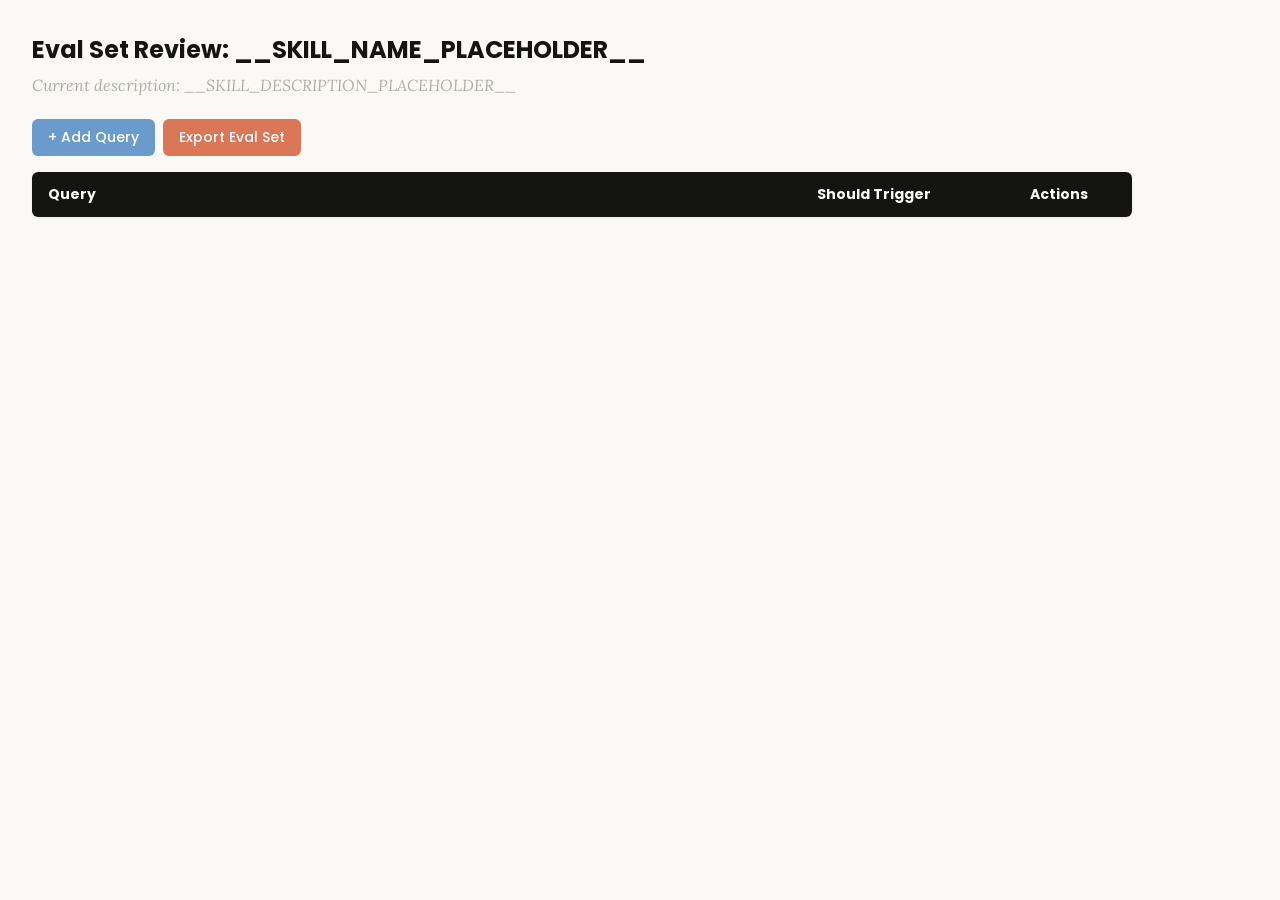
<file: skills/skill-creator/assets/eval_review.html>
<!DOCTYPE html>
<html lang="en">
<head>
  <meta charset="UTF-8">
  <meta name="viewport" content="width=device-width, initial-scale=1.0">
  <title>Eval Set Review - __SKILL_NAME_PLACEHOLDER__</title>
  <link rel="preconnect" href="https://fonts.googleapis.com">
  <link rel="preconnect" href="https://fonts.gstatic.com" crossorigin>
  <link href="https://fonts.googleapis.com/css2?family=Poppins:wght@500;600&family=Lora:wght@400;500&display=swap" rel="stylesheet">
  <style>
    * { box-sizing: border-box; margin: 0; padding: 0; }
    body { font-family: 'Lora', Georgia, serif; background: #faf9f5; padding: 2rem; color: #141413; }
    h1 { font-family: 'Poppins', sans-serif; margin-bottom: 0.5rem; font-size: 1.5rem; }
    .description { color: #b0aea5; margin-bottom: 1.5rem; font-style: italic; max-width: 900px; }
    .controls { margin-bottom: 1rem; display: flex; gap: 0.5rem; }
    .btn { font-family: 'Poppins', sans-serif; padding: 0.5rem 1rem; border: none; border-radius: 6px; cursor: pointer; font-size: 0.875rem; font-weight: 500; }
    .btn-add { background: #6a9bcc; color: white; }
    .btn-add:hover { background: #5889b8; }
    .btn-export { background: #d97757; color: white; }
    .btn-export:hover { background: #c4613f; }
    table { width: 100%; max-width: 1100px; border-collapse: collapse; background: white; border-radius: 6px; overflow: hidden; box-shadow: 0 1px 3px rgba(0,0,0,0.08); }
    th { font-family: 'Poppins', sans-serif; background: #141413; color: #faf9f5; padding: 0.75rem 1rem; text-align: left; font-size: 0.875rem; }
    td { padding: 0.75rem 1rem; border-bottom: 1px solid #e8e6dc; vertical-align: top; }
    tr:nth-child(even) td { background: #faf9f5; }
    tr:hover td { background: #f3f1ea; }
    .section-header td { background: #e8e6dc; font-family: 'Poppins', sans-serif; font-weight: 500; font-size: 0.8rem; color: #141413; text-transform: uppercase; letter-spacing: 0.05em; }
    .query-input { width: 100%; padding: 0.4rem; border: 1px solid #e8e6dc; border-radius: 4px; font-size: 0.875rem; font-family: 'Lora', Georgia, serif; resize: vertical; min-height: 60px; }
    .query-input:focus { outline: none; border-color: #d97757; box-shadow: 0 0 0 2px rgba(217,119,87,0.15); }
    .toggle { position: relative; display: inline-block; width: 44px; height: 24px; }
    .toggle input { opacity: 0; width: 0; height: 0; }
    .toggle .slider { position: absolute; inset: 0; background: #b0aea5; border-radius: 24px; cursor: pointer; transition: 0.2s; }
    .toggle .slider::before { content: ""; position: absolute; width: 18px; height: 18px; left: 3px; bottom: 3px; background: white; border-radius: 50%; transition: 0.2s; }
    .toggle input:checked + .slider { background: #d97757; }
    .toggle input:checked + .slider::before { transform: translateX(20px); }
    .btn-delete { background: #c44; color: white; padding: 0.3rem 0.6rem; border: none; border-radius: 4px; cursor: pointer; font-size: 0.75rem; font-family: 'Poppins', sans-serif; }
    .btn-delete:hover { background: #a33; }
    .summary { margin-top: 1rem; color: #b0aea5; font-size: 0.875rem; }
  </style>
</head>
<body>
  <h1>Eval Set Review: <span id="skill-name">__SKILL_NAME_PLACEHOLDER__</span></h1>
  <p class="description">Current description: <span id="skill-desc">__SKILL_DESCRIPTION_PLACEHOLDER__</span></p>

  <div class="controls">
    <button class="btn btn-add" onclick="addRow()">+ Add Query</button>
    <button class="btn btn-export" onclick="exportEvalSet()">Export Eval Set</button>
  </div>

  <table>
    <thead>
      <tr>
        <th style="width:65%">Query</th>
        <th style="width:18%">Should Trigger</th>
        <th style="width:10%">Actions</th>
      </tr>
    </thead>
    <tbody id="eval-body"></tbody>
  </table>

  <p class="summary" id="summary"></p>

  <script>
    const EVAL_DATA = __EVAL_DATA_PLACEHOLDER__;

    let evalItems = [...EVAL_DATA];

    function render() {
      const tbody = document.getElementById('eval-body');
      tbody.innerHTML = '';

      // Sort: should-trigger first, then should-not-trigger
      const sorted = evalItems
        .map((item, origIdx) => ({ ...item, origIdx }))
        .sort((a, b) => (b.should_trigger ? 1 : 0) - (a.should_trigger ? 1 : 0));

      let lastGroup = null;
      sorted.forEach(item => {
        const group = item.should_trigger ? 'trigger' : 'no-trigger';
        if (group !== lastGroup) {
          const headerRow = document.createElement('tr');
          headerRow.className = 'section-header';
          headerRow.innerHTML = `<td colspan="3">${item.should_trigger ? 'Should Trigger' : 'Should NOT Trigger'}</td>`;
          tbody.appendChild(headerRow);
          lastGroup = group;
        }

        const idx = item.origIdx;
        const tr = document.createElement('tr');
        tr.innerHTML = `
          <td><textarea class="query-input" onchange="updateQuery(${idx}, this.value)">${escapeHtml(item.query)}</textarea></td>
          <td>
            <label class="toggle">
              <input type="checkbox" ${item.should_trigger ? 'checked' : ''} onchange="updateTrigger(${idx}, this.checked)">
              <span class="slider"></span>
            </label>
            <span style="margin-left:8px;font-size:0.8rem;color:#b0aea5">${item.should_trigger ? 'Yes' : 'No'}</span>
          </td>
          <td><button class="btn-delete" onclick="deleteRow(${idx})">Delete</button></td>
        `;
        tbody.appendChild(tr);
      });
      updateSummary();
    }

    function escapeHtml(text) {
      const div = document.createElement('div');
      div.textContent = text;
      return div.innerHTML;
    }

    function updateQuery(idx, value) { evalItems[idx].query = value; updateSummary(); }
    function updateTrigger(idx, value) { evalItems[idx].should_trigger = value; render(); }
    function deleteRow(idx) { evalItems.splice(idx, 1); render(); }

    function addRow() {
      evalItems.push({ query: '', should_trigger: true });
      render();
      const inputs = document.querySelectorAll('.query-input');
      inputs[inputs.length - 1].focus();
    }

    function updateSummary() {
      const trigger = evalItems.filter(i => i.should_trigger).length;
      const noTrigger = evalItems.filter(i => !i.should_trigger).length;
      document.getElementById('summary').textContent =
        `${evalItems.length} queries total: ${trigger} should trigger, ${noTrigger} should not trigger`;
    }

    function exportEvalSet() {
      const valid = evalItems.filter(i => i.query.trim() !== '');
      const data = valid.map(i => ({ query: i.query.trim(), should_trigger: i.should_trigger }));
      const blob = new Blob([JSON.stringify(data, null, 2)], { type: 'application/json' });
      const url = URL.createObjectURL(blob);
      const a = document.createElement('a');
      a.href = url;
      a.download = 'eval_set.json';
      document.body.appendChild(a);
      a.click();
      document.body.removeChild(a);
      URL.revokeObjectURL(url);
    }

    render();
  </script>
</body>
</html>
</file>
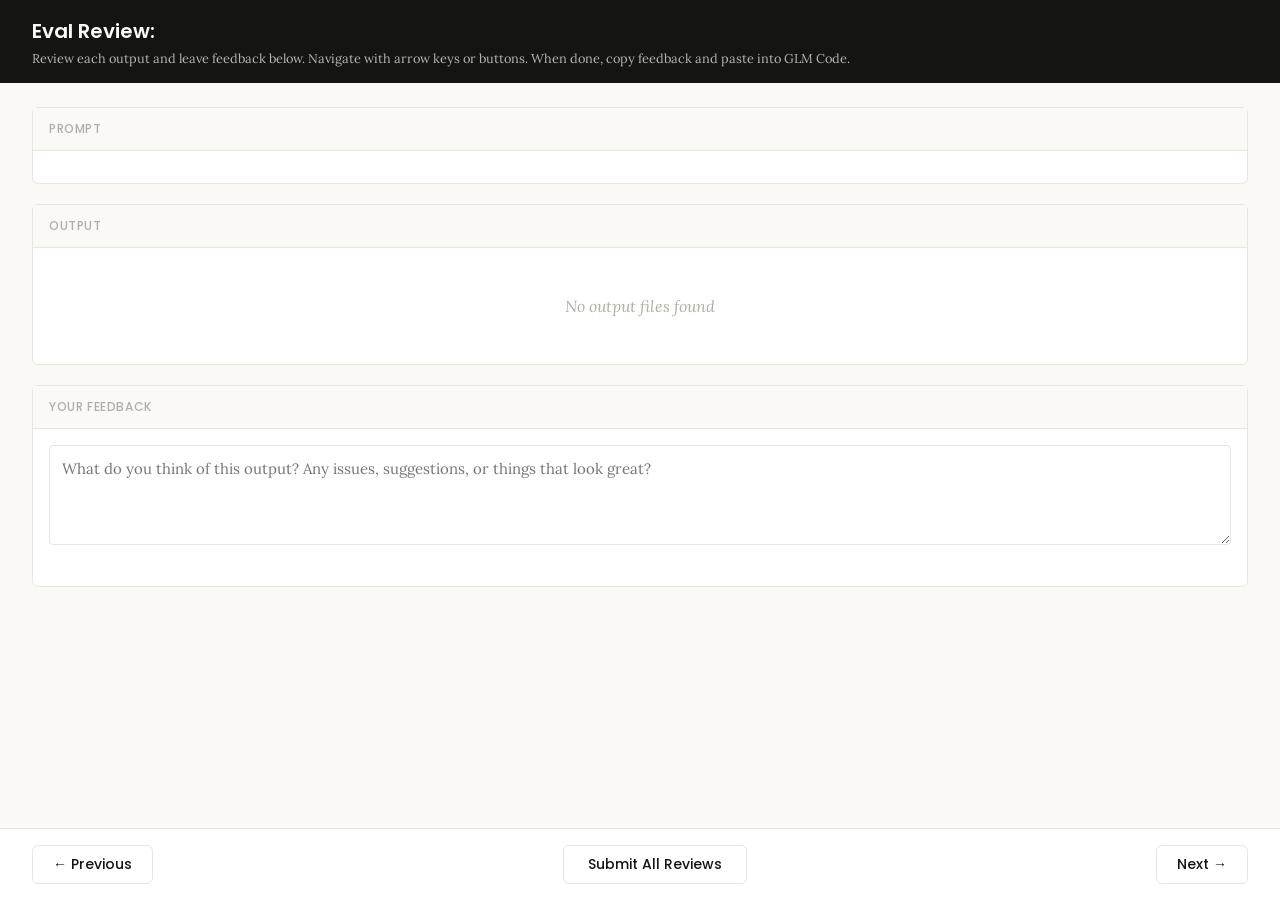
<file: skills/skill-creator/eval-viewer/viewer.html>
<!DOCTYPE html>
<html lang="en">
<head>
  <meta charset="UTF-8">
  <meta name="viewport" content="width=device-width, initial-scale=1.0">
  <title>Eval Review</title>
  <link rel="preconnect" href="https://fonts.googleapis.com">
  <link rel="preconnect" href="https://fonts.gstatic.com" crossorigin>
  <link href="https://fonts.googleapis.com/css2?family=Poppins:wght@500;600&family=Lora:wght@400;500&display=swap" rel="stylesheet">
  <script src="https://cdn.sheetjs.com/xlsx-0.20.3/package/dist/xlsx.full.min.js" integrity="sha384-EnyY0/GSHQGSxSgMwaIPzSESbqoOLSexfnSMN2AP+39Ckmn92stwABZynq1JyzdT" crossorigin="anonymous"></script>
  <style>
    :root {
      --bg: #faf9f5;
      --surface: #ffffff;
      --border: #e8e6dc;
      --text: #141413;
      --text-muted: #b0aea5;
      --accent: #d97757;
      --accent-hover: #c4613f;
      --green: #788c5d;
      --green-bg: #eef2e8;
      --red: #c44;
      --red-bg: #fceaea;
      --header-bg: #141413;
      --header-text: #faf9f5;
      --radius: 6px;
    }

    * { box-sizing: border-box; margin: 0; padding: 0; }

    body {
      font-family: 'Lora', Georgia, serif;
      background: var(--bg);
      color: var(--text);
      height: 100vh;
      display: flex;
      flex-direction: column;
    }

    /* ---- Header ---- */
    .header {
      background: var(--header-bg);
      color: var(--header-text);
      padding: 1rem 2rem;
      display: flex;
      justify-content: space-between;
      align-items: center;
      flex-shrink: 0;
    }
    .header h1 {
      font-family: 'Poppins', sans-serif;
      font-size: 1.25rem;
      font-weight: 600;
    }
    .header .instructions {
      font-size: 0.8rem;
      opacity: 0.7;
      margin-top: 0.25rem;
    }
    .header .progress {
      font-size: 0.875rem;
      opacity: 0.8;
      text-align: right;
    }

    /* ---- Main content ---- */
    .main {
      flex: 1;
      overflow-y: auto;
      padding: 1.5rem 2rem;
      display: flex;
      flex-direction: column;
      gap: 1.25rem;
    }

    /* ---- Sections ---- */
    .section {
      background: var(--surface);
      border: 1px solid var(--border);
      border-radius: var(--radius);
      flex-shrink: 0;
    }
    .section-header {
      font-family: 'Poppins', sans-serif;
      padding: 0.75rem 1rem;
      font-size: 0.75rem;
      font-weight: 500;
      text-transform: uppercase;
      letter-spacing: 0.05em;
      color: var(--text-muted);
      border-bottom: 1px solid var(--border);
      background: var(--bg);
    }
    .section-body {
      padding: 1rem;
    }

    /* ---- Config badge ---- */
    .config-badge {
      display: inline-block;
      padding: 0.2rem 0.625rem;
      border-radius: 9999px;
      font-family: 'Poppins', sans-serif;
      font-size: 0.6875rem;
      font-weight: 600;
      text-transform: uppercase;
      letter-spacing: 0.03em;
      margin-left: 0.75rem;
      vertical-align: middle;
    }
    .config-badge.config-primary {
      background: rgba(33, 150, 243, 0.12);
      color: #1976d2;
    }
    .config-badge.config-baseline {
      background: rgba(255, 193, 7, 0.15);
      color: #f57f17;
    }

    /* ---- Prompt ---- */
    .prompt-text {
      white-space: pre-wrap;
      font-size: 0.9375rem;
      line-height: 1.6;
    }

    /* ---- Outputs ---- */
    .output-file {
      border: 1px solid var(--border);
      border-radius: var(--radius);
      overflow: hidden;
    }
    .output-file + .output-file {
      margin-top: 1rem;
    }
    .output-file-header {
      padding: 0.5rem 0.75rem;
      font-size: 0.8rem;
      font-weight: 600;
      color: var(--text-muted);
      background: var(--bg);
      border-bottom: 1px solid var(--border);
      font-family: 'SF Mono', SFMono-Regular, Consolas, 'Liberation Mono', Menlo, monospace;
      display: flex;
      justify-content: space-between;
      align-items: center;
    }
    .output-file-header .dl-btn {
      font-size: 0.7rem;
      color: var(--accent);
      text-decoration: none;
      cursor: pointer;
      font-family: -apple-system, BlinkMacSystemFont, 'Segoe UI', sans-serif;
      font-weight: 500;
      opacity: 0.8;
    }
    .output-file-header .dl-btn:hover {
      opacity: 1;
      text-decoration: underline;
    }
    .output-file-content {
      padding: 0.75rem;
      overflow-x: auto;
    }
    .output-file-content pre {
      font-size: 0.8125rem;
      line-height: 1.5;
      white-space: pre-wrap;
      word-break: break-word;
      font-family: 'SF Mono', SFMono-Regular, Consolas, 'Liberation Mono', Menlo, monospace;
    }
    .output-file-content img {
      max-width: 100%;
      height: auto;
      border-radius: 4px;
    }
    .output-file-content iframe {
      width: 100%;
      height: 600px;
      border: none;
    }
    .output-file-content table {
      border-collapse: collapse;
      font-size: 0.8125rem;
      width: 100%;
    }
    .output-file-content table td,
    .output-file-content table th {
      border: 1px solid var(--border);
      padding: 0.375rem 0.5rem;
      text-align: left;
    }
    .output-file-content table th {
      background: var(--bg);
      font-weight: 600;
    }
    .output-file-content .download-link {
      display: inline-flex;
      align-items: center;
      gap: 0.5rem;
      padding: 0.5rem 1rem;
      background: var(--bg);
      border: 1px solid var(--border);
      border-radius: 4px;
      color: var(--accent);
      text-decoration: none;
      font-size: 0.875rem;
      cursor: pointer;
    }
    .output-file-content .download-link:hover {
      background: var(--border);
    }
    .empty-state {
      color: var(--text-muted);
      font-style: italic;
      padding: 2rem;
      text-align: center;
    }

    /* ---- Feedback ---- */
    .prev-feedback {
      background: var(--bg);
      border: 1px solid var(--border);
      border-radius: 4px;
      padding: 0.625rem 0.75rem;
      margin-top: 0.75rem;
      font-size: 0.8125rem;
      color: var(--text-muted);
      line-height: 1.5;
    }
    .prev-feedback-label {
      font-size: 0.7rem;
      font-weight: 600;
      text-transform: uppercase;
      letter-spacing: 0.04em;
      margin-bottom: 0.25rem;
      color: var(--text-muted);
    }
    .feedback-textarea {
      width: 100%;
      min-height: 100px;
      padding: 0.75rem;
      border: 1px solid var(--border);
      border-radius: 4px;
      font-family: inherit;
      font-size: 0.9375rem;
      line-height: 1.5;
      resize: vertical;
      color: var(--text);
    }
    .feedback-textarea:focus {
      outline: none;
      border-color: var(--accent);
      box-shadow: 0 0 0 3px rgba(37, 99, 235, 0.1);
    }
    .feedback-status {
      font-size: 0.75rem;
      color: var(--text-muted);
      margin-top: 0.5rem;
      min-height: 1.1em;
    }

    /* ---- Grades (collapsible) ---- */
    .grades-toggle {
      display: flex;
      align-items: center;
      cursor: pointer;
      user-select: none;
    }
    .grades-toggle:hover {
      color: var(--accent);
    }
    .grades-toggle .arrow {
      margin-right: 0.5rem;
      transition: transform 0.15s;
      font-size: 0.75rem;
    }
    .grades-toggle .arrow.open {
      transform: rotate(90deg);
    }
    .grades-content {
      display: none;
      margin-top: 0.75rem;
    }
    .grades-content.open {
      display: block;
    }
    .grades-summary {
      font-size: 0.875rem;
      margin-bottom: 0.75rem;
      display: flex;
      align-items: center;
      gap: 0.5rem;
    }
    .grade-badge {
      display: inline-block;
      padding: 0.125rem 0.5rem;
      border-radius: 9999px;
      font-size: 0.75rem;
      font-weight: 600;
    }
    .grade-pass { background: var(--green-bg); color: var(--green); }
    .grade-fail { background: var(--red-bg); color: var(--red); }
    .assertion-list {
      list-style: none;
    }
    .assertion-item {
      padding: 0.625rem 0;
      border-bottom: 1px solid var(--border);
      font-size: 0.8125rem;
    }
    .assertion-item:last-child { border-bottom: none; }
    .assertion-status {
      font-weight: 600;
      margin-right: 0.5rem;
    }
    .assertion-status.pass { color: var(--green); }
    .assertion-status.fail { color: var(--red); }
    .assertion-evidence {
      color: var(--text-muted);
      font-size: 0.75rem;
      margin-top: 0.25rem;
      padding-left: 1.5rem;
    }

    /* ---- View tabs ---- */
    .view-tabs {
      display: flex;
      gap: 0;
      padding: 0 2rem;
      background: var(--bg);
      border-bottom: 1px solid var(--border);
      flex-shrink: 0;
    }
    .view-tab {
      font-family: 'Poppins', sans-serif;
      padding: 0.625rem 1.25rem;
      font-size: 0.8125rem;
      font-weight: 500;
      cursor: pointer;
      border: none;
      background: none;
      color: var(--text-muted);
      border-bottom: 2px solid transparent;
      transition: all 0.15s;
    }
    .view-tab:hover { color: var(--text); }
    .view-tab.active {
      color: var(--accent);
      border-bottom-color: var(--accent);
    }
    .view-panel { display: none; }
    .view-panel.active { display: flex; flex-direction: column; flex: 1; overflow: hidden; }

    /* ---- Benchmark view ---- */
    .benchmark-view {
      padding: 1.5rem 2rem;
      overflow-y: auto;
      flex: 1;
    }
    .benchmark-table {
      border-collapse: collapse;
      background: var(--surface);
      border: 1px solid var(--border);
      border-radius: var(--radius);
      font-size: 0.8125rem;
      width: 100%;
      margin-bottom: 1.5rem;
    }
    .benchmark-table th, .benchmark-table td {
      padding: 0.625rem 0.75rem;
      text-align: left;
      border: 1px solid var(--border);
    }
    .benchmark-table th {
      font-family: 'Poppins', sans-serif;
      background: var(--header-bg);
      color: var(--header-text);
      font-weight: 500;
      font-size: 0.75rem;
      text-transform: uppercase;
      letter-spacing: 0.04em;
    }
    .benchmark-table tr:hover { background: var(--bg); }
    .benchmark-table tr.benchmark-row-with { background: rgba(33, 150, 243, 0.06); }
    .benchmark-table tr.benchmark-row-without { background: rgba(255, 193, 7, 0.06); }
    .benchmark-table tr.benchmark-row-with:hover { background: rgba(33, 150, 243, 0.12); }
    .benchmark-table tr.benchmark-row-without:hover { background: rgba(255, 193, 7, 0.12); }
    .benchmark-table tr.benchmark-row-avg { font-weight: 600; border-top: 2px solid var(--border); }
    .benchmark-table tr.benchmark-row-avg.benchmark-row-with { background: rgba(33, 150, 243, 0.12); }
    .benchmark-table tr.benchmark-row-avg.benchmark-row-without { background: rgba(255, 193, 7, 0.12); }
    .benchmark-delta-positive { color: var(--green); font-weight: 600; }
    .benchmark-delta-negative { color: var(--red); font-weight: 600; }
    .benchmark-notes {
      background: var(--surface);
      border: 1px solid var(--border);
      border-radius: var(--radius);
      padding: 1rem;
    }
    .benchmark-notes h3 {
      font-family: 'Poppins', sans-serif;
      font-size: 0.875rem;
      margin-bottom: 0.75rem;
    }
    .benchmark-notes ul {
      list-style: disc;
      padding-left: 1.25rem;
    }
    .benchmark-notes li {
      font-size: 0.8125rem;
      line-height: 1.6;
      margin-bottom: 0.375rem;
    }
    .benchmark-empty {
      color: var(--text-muted);
      font-style: italic;
      text-align: center;
      padding: 3rem;
    }

    /* ---- Navigation ---- */
    .nav {
      display: flex;
      justify-content: space-between;
      align-items: center;
      padding: 1rem 2rem;
      border-top: 1px solid var(--border);
      background: var(--surface);
      flex-shrink: 0;
    }
    .nav-btn {
      font-family: 'Poppins', sans-serif;
      padding: 0.5rem 1.25rem;
      border: 1px solid var(--border);
      border-radius: var(--radius);
      background: var(--surface);
      cursor: pointer;
      font-size: 0.875rem;
      font-weight: 500;
      color: var(--text);
      transition: all 0.15s;
    }
    .nav-btn:hover:not(:disabled) {
      background: var(--bg);
      border-color: var(--text-muted);
    }
    .nav-btn:disabled {
      opacity: 0.4;
      cursor: not-allowed;
    }
    .done-btn {
      font-family: 'Poppins', sans-serif;
      padding: 0.5rem 1.5rem;
      border: 1px solid var(--border);
      border-radius: var(--radius);
      background: var(--surface);
      color: var(--text);
      cursor: pointer;
      font-size: 0.875rem;
      font-weight: 500;
      transition: all 0.15s;
    }
    .done-btn:hover {
      background: var(--bg);
      border-color: var(--text-muted);
    }
    .done-btn.ready {
      border: none;
      background: var(--accent);
      color: white;
      font-weight: 600;
    }
    .done-btn.ready:hover {
      background: var(--accent-hover);
    }
    /* ---- Done overlay ---- */
    .done-overlay {
      display: none;
      position: fixed;
      inset: 0;
      background: rgba(0, 0, 0, 0.5);
      z-index: 100;
      justify-content: center;
      align-items: center;
    }
    .done-overlay.visible {
      display: flex;
    }
    .done-card {
      background: var(--surface);
      border-radius: 12px;
      padding: 2rem 3rem;
      text-align: center;
      box-shadow: 0 20px 60px rgba(0, 0, 0, 0.3);
      max-width: 500px;
    }
    .done-card h2 {
      font-size: 1.5rem;
      margin-bottom: 0.5rem;
    }
    .done-card p {
      color: var(--text-muted);
      margin-bottom: 1.5rem;
      line-height: 1.5;
    }
    .done-card .btn-row {
      display: flex;
      gap: 0.5rem;
      justify-content: center;
    }
    .done-card button {
      padding: 0.5rem 1.25rem;
      border: 1px solid var(--border);
      border-radius: var(--radius);
      background: var(--surface);
      cursor: pointer;
      font-size: 0.875rem;
    }
    .done-card button:hover {
      background: var(--bg);
    }
    /* ---- Toast ---- */
    .toast {
      position: fixed;
      bottom: 5rem;
      left: 50%;
      transform: translateX(-50%);
      background: var(--header-bg);
      color: var(--header-text);
      padding: 0.625rem 1.25rem;
      border-radius: var(--radius);
      font-size: 0.875rem;
      opacity: 0;
      transition: opacity 0.3s;
      pointer-events: none;
      z-index: 200;
    }
    .toast.visible {
      opacity: 1;
    }
  </style>
</head>
<body>
  <div id="app" style="height:100vh; display:flex; flex-direction:column;">
    <div class="header">
      <div>
        <h1>Eval Review: <span id="skill-name"></span></h1>
        <div class="instructions">Review each output and leave feedback below. Navigate with arrow keys or buttons. When done, copy feedback and paste into GLM Code.</div>
      </div>
      <div class="progress" id="progress"></div>
    </div>

    <!-- View tabs (only shown when benchmark data exists) -->
    <div class="view-tabs" id="view-tabs" style="display:none;">
      <button class="view-tab active" onclick="switchView('outputs')">Outputs</button>
      <button class="view-tab" onclick="switchView('benchmark')">Benchmark</button>
    </div>

    <!-- Outputs panel (qualitative review) -->
    <div class="view-panel active" id="panel-outputs">
    <div class="main">
      <!-- Prompt -->
      <div class="section">
        <div class="section-header">Prompt <span class="config-badge" id="config-badge" style="display:none;"></span></div>
        <div class="section-body">
          <div class="prompt-text" id="prompt-text"></div>
        </div>
      </div>

      <!-- Outputs -->
      <div class="section">
        <div class="section-header">Output</div>
        <div class="section-body" id="outputs-body">
          <div class="empty-state">No output files found</div>
        </div>
      </div>

      <!-- Previous Output (collapsible) -->
      <div class="section" id="prev-outputs-section" style="display:none;">
        <div class="section-header">
          <div class="grades-toggle" onclick="togglePrevOutputs()">
            <span class="arrow" id="prev-outputs-arrow">&#9654;</span>
            Previous Output
          </div>
        </div>
        <div class="grades-content" id="prev-outputs-content"></div>
      </div>

      <!-- Grades (collapsible) -->
      <div class="section" id="grades-section" style="display:none;">
        <div class="section-header">
          <div class="grades-toggle" onclick="toggleGrades()">
            <span class="arrow" id="grades-arrow">&#9654;</span>
            Formal Grades
          </div>
        </div>
        <div class="grades-content" id="grades-content"></div>
      </div>

      <!-- Feedback -->
      <div class="section">
        <div class="section-header">Your Feedback</div>
        <div class="section-body">
          <textarea
            class="feedback-textarea"
            id="feedback"
            placeholder="What do you think of this output? Any issues, suggestions, or things that look great?"
          ></textarea>
          <div class="feedback-status" id="feedback-status"></div>
          <div class="prev-feedback" id="prev-feedback" style="display:none;">
            <div class="prev-feedback-label">Previous feedback</div>
            <div id="prev-feedback-text"></div>
          </div>
        </div>
      </div>
    </div>

    <div class="nav" id="outputs-nav">
      <button class="nav-btn" id="prev-btn" onclick="navigate(-1)">&#8592; Previous</button>
      <button class="done-btn" id="done-btn" onclick="showDoneDialog()">Submit All Reviews</button>
      <button class="nav-btn" id="next-btn" onclick="navigate(1)">Next &#8594;</button>
    </div>
    </div><!-- end panel-outputs -->

    <!-- Benchmark panel (quantitative stats) -->
    <div class="view-panel" id="panel-benchmark">
      <div class="benchmark-view" id="benchmark-content">
        <div class="benchmark-empty">No benchmark data available. Run a benchmark to see quantitative results here.</div>
      </div>
    </div>
  </div>

  <!-- Done overlay -->
  <div class="done-overlay" id="done-overlay">
    <div class="done-card">
      <h2>Review Complete</h2>
      <p>Your feedback has been saved. Go back to your GLM Code session and tell GLM you're done reviewing.</p>
      <div class="btn-row">
        <button onclick="closeDoneDialog()">OK</button>
      </div>
    </div>
  </div>

  <!-- Toast -->
  <div class="toast" id="toast"></div>

  <script>
    // ---- Embedded data (injected by generate_review.py) ----
    /*__EMBEDDED_DATA__*/

    // ---- State ----
    let feedbackMap = {};  // run_id -> feedback text
    let currentIndex = 0;
    let visitedRuns = new Set();

    // ---- Init ----
    async function init() {
      // Load saved feedback from server — but only if this isn't a fresh
      // iteration (indicated by previous_feedback being present). When
      // previous feedback exists, the feedback.json on disk is stale from
      // the prior iteration and should not pre-fill the textareas.
      const hasPrevious = Object.keys(EMBEDDED_DATA.previous_feedback || {}).length > 0
        || Object.keys(EMBEDDED_DATA.previous_outputs || {}).length > 0;
      if (!hasPrevious) {
        try {
          const resp = await fetch("/api/feedback");
          const data = await resp.json();
          if (data.reviews) {
            for (const r of data.reviews) feedbackMap[r.run_id] = r.feedback;
          }
        } catch { /* first run, no feedback yet */ }
      }

      document.getElementById("skill-name").textContent = EMBEDDED_DATA.skill_name;
      showRun(0);

      // Wire up feedback auto-save
      const textarea = document.getElementById("feedback");
      let saveTimeout = null;
      textarea.addEventListener("input", () => {
        clearTimeout(saveTimeout);
        document.getElementById("feedback-status").textContent = "";
        saveTimeout = setTimeout(() => saveCurrentFeedback(), 800);
      });
    }

    // ---- Navigation ----
    function navigate(delta) {
      const newIndex = currentIndex + delta;
      if (newIndex >= 0 && newIndex < EMBEDDED_DATA.runs.length) {
        saveCurrentFeedback();
        showRun(newIndex);
      }
    }

    function updateNavButtons() {
      document.getElementById("prev-btn").disabled = currentIndex === 0;
      document.getElementById("next-btn").disabled =
        currentIndex === EMBEDDED_DATA.runs.length - 1;
    }

    // ---- Show a run ----
    function showRun(index) {
      currentIndex = index;
      const run = EMBEDDED_DATA.runs[index];

      // Progress
      document.getElementById("progress").textContent =
        `${index + 1} of ${EMBEDDED_DATA.runs.length}`;

      // Prompt
      document.getElementById("prompt-text").textContent = run.prompt;

      // Config badge
      const badge = document.getElementById("config-badge");
      const configMatch = run.id.match(/(with_skill|without_skill|new_skill|old_skill)/);
      if (configMatch) {
        const config = configMatch[1];
        const isBaseline = config === "without_skill" || config === "old_skill";
        badge.textContent = config.replace(/_/g, " ");
        badge.className = "config-badge " + (isBaseline ? "config-baseline" : "config-primary");
        badge.style.display = "inline-block";
      } else {
        badge.style.display = "none";
      }

      // Outputs
      renderOutputs(run);

      // Previous outputs
      renderPrevOutputs(run);

      // Grades
      renderGrades(run);

      // Previous feedback
      const prevFb = (EMBEDDED_DATA.previous_feedback || {})[run.id];
      const prevEl = document.getElementById("prev-feedback");
      if (prevFb) {
        document.getElementById("prev-feedback-text").textContent = prevFb;
        prevEl.style.display = "block";
      } else {
        prevEl.style.display = "none";
      }

      // Feedback
      document.getElementById("feedback").value = feedbackMap[run.id] || "";
      document.getElementById("feedback-status").textContent = "";

      updateNavButtons();

      // Track visited runs and promote done button when all visited
      visitedRuns.add(index);
      const doneBtn = document.getElementById("done-btn");
      if (visitedRuns.size >= EMBEDDED_DATA.runs.length) {
        doneBtn.classList.add("ready");
      }

      // Scroll main content to top
      document.querySelector(".main").scrollTop = 0;
    }

    // ---- Render outputs ----
    function renderOutputs(run) {
      const container = document.getElementById("outputs-body");
      container.innerHTML = "";

      const outputs = run.outputs || [];
      if (outputs.length === 0) {
        container.innerHTML = '<div class="empty-state">No output files</div>';
        return;
      }

      for (const file of outputs) {
        const fileDiv = document.createElement("div");
        fileDiv.className = "output-file";

        // Always show file header with download link
        const header = document.createElement("div");
        header.className = "output-file-header";
        const nameSpan = document.createElement("span");
        nameSpan.textContent = file.name;
        header.appendChild(nameSpan);
        const dlBtn = document.createElement("a");
        dlBtn.className = "dl-btn";
        dlBtn.textContent = "Download";
        dlBtn.download = file.name;
        dlBtn.href = getDownloadUri(file);
        header.appendChild(dlBtn);
        fileDiv.appendChild(header);

        const content = document.createElement("div");
        content.className = "output-file-content";

        if (file.type === "text") {
          const pre = document.createElement("pre");
          pre.textContent = file.content;
          content.appendChild(pre);
        } else if (file.type === "image") {
          const img = document.createElement("img");
          img.src = file.data_uri;
          img.alt = file.name;
          content.appendChild(img);
        } else if (file.type === "pdf") {
          const iframe = document.createElement("iframe");
          iframe.src = file.data_uri;
          content.appendChild(iframe);
        } else if (file.type === "xlsx") {
          renderXlsx(content, file.data_b64);
        } else if (file.type === "binary") {
          const a = document.createElement("a");
          a.className = "download-link";
          a.href = file.data_uri;
          a.download = file.name;
          a.textContent = "Download " + file.name;
          content.appendChild(a);
        } else if (file.type === "error") {
          const pre = document.createElement("pre");
          pre.textContent = file.content;
          pre.style.color = "var(--red)";
          content.appendChild(pre);
        }

        fileDiv.appendChild(content);
        container.appendChild(fileDiv);
      }
    }

    // ---- XLSX rendering via SheetJS ----
    function renderXlsx(container, b64Data) {
      try {
        const raw = Uint8Array.from(atob(b64Data), c => c.charCodeAt(0));
        const wb = XLSX.read(raw, { type: "array" });

        for (let i = 0; i < wb.SheetNames.length; i++) {
          const sheetName = wb.SheetNames[i];
          const ws = wb.Sheets[sheetName];

          if (wb.SheetNames.length > 1) {
            const sheetLabel = document.createElement("div");
            sheetLabel.style.cssText =
              "font-weight:600; font-size:0.8rem; color:#b0aea5; margin-top:0.5rem; margin-bottom:0.25rem;";
            sheetLabel.textContent = "Sheet: " + sheetName;
            container.appendChild(sheetLabel);
          }

          const htmlStr = XLSX.utils.sheet_to_html(ws, { editable: false });
          const wrapper = document.createElement("div");
          wrapper.innerHTML = htmlStr;
          container.appendChild(wrapper);
        }
      } catch (err) {
        container.textContent = "Error rendering spreadsheet: " + err.message;
      }
    }

    // ---- Grades ----
    function renderGrades(run) {
      const section = document.getElementById("grades-section");
      const content = document.getElementById("grades-content");

      if (!run.grading) {
        section.style.display = "none";
        return;
      }

      const grading = run.grading;
      section.style.display = "block";
      // Reset to collapsed
      content.classList.remove("open");
      document.getElementById("grades-arrow").classList.remove("open");

      const summary = grading.summary || {};
      const expectations = grading.expectations || [];

      let html = '<div style="padding: 1rem;">';

      // Summary line
      const passRate = summary.pass_rate != null
        ? Math.round(summary.pass_rate * 100) + "%"
        : "?";
      const badgeClass = summary.pass_rate >= 0.8 ? "grade-pass" : summary.pass_rate >= 0.5 ? "" : "grade-fail";
      html += '<div class="grades-summary">';
      html += '<span class="grade-badge ' + badgeClass + '">' + passRate + '</span>';
      html += '<span>' + (summary.passed || 0) + ' passed, ' + (summary.failed || 0) + ' failed of ' + (summary.total || 0) + '</span>';
      html += '</div>';

      // Assertions list
      html += '<ul class="assertion-list">';
      for (const exp of expectations) {
        const statusClass = exp.passed ? "pass" : "fail";
        const statusIcon = exp.passed ? "\u2713" : "\u2717";
        html += '<li class="assertion-item">';
        html += '<span class="assertion-status ' + statusClass + '">' + statusIcon + '</span>';
        html += '<span>' + escapeHtml(exp.text) + '</span>';
        if (exp.evidence) {
          html += '<div class="assertion-evidence">' + escapeHtml(exp.evidence) + '</div>';
        }
        html += '</li>';
      }
      html += '</ul>';

      html += '</div>';
      content.innerHTML = html;
    }

    function toggleGrades() {
      const content = document.getElementById("grades-content");
      const arrow = document.getElementById("grades-arrow");
      content.classList.toggle("open");
      arrow.classList.toggle("open");
    }

    // ---- Previous outputs (collapsible) ----
    function renderPrevOutputs(run) {
      const section = document.getElementById("prev-outputs-section");
      const content = document.getElementById("prev-outputs-content");
      const prevOutputs = (EMBEDDED_DATA.previous_outputs || {})[run.id];

      if (!prevOutputs || prevOutputs.length === 0) {
        section.style.display = "none";
        return;
      }

      section.style.display = "block";
      // Reset to collapsed
      content.classList.remove("open");
      document.getElementById("prev-outputs-arrow").classList.remove("open");

      // Render the files into the content area
      content.innerHTML = "";
      const wrapper = document.createElement("div");
      wrapper.style.padding = "1rem";

      for (const file of prevOutputs) {
        const fileDiv = document.createElement("div");
        fileDiv.className = "output-file";

        const header = document.createElement("div");
        header.className = "output-file-header";
        const nameSpan = document.createElement("span");
        nameSpan.textContent = file.name;
        header.appendChild(nameSpan);
        const dlBtn = document.createElement("a");
        dlBtn.className = "dl-btn";
        dlBtn.textContent = "Download";
        dlBtn.download = file.name;
        dlBtn.href = getDownloadUri(file);
        header.appendChild(dlBtn);
        fileDiv.appendChild(header);

        const fc = document.createElement("div");
        fc.className = "output-file-content";

        if (file.type === "text") {
          const pre = document.createElement("pre");
          pre.textContent = file.content;
          fc.appendChild(pre);
        } else if (file.type === "image") {
          const img = document.createElement("img");
          img.src = file.data_uri;
          img.alt = file.name;
          fc.appendChild(img);
        } else if (file.type === "pdf") {
          const iframe = document.createElement("iframe");
          iframe.src = file.data_uri;
          fc.appendChild(iframe);
        } else if (file.type === "xlsx") {
          renderXlsx(fc, file.data_b64);
        } else if (file.type === "binary") {
          const a = document.createElement("a");
          a.className = "download-link";
          a.href = file.data_uri;
          a.download = file.name;
          a.textContent = "Download " + file.name;
          fc.appendChild(a);
        }

        fileDiv.appendChild(fc);
        wrapper.appendChild(fileDiv);
      }

      content.appendChild(wrapper);
    }

    function togglePrevOutputs() {
      const content = document.getElementById("prev-outputs-content");
      const arrow = document.getElementById("prev-outputs-arrow");
      content.classList.toggle("open");
      arrow.classList.toggle("open");
    }

    // ---- Feedback (saved to server -> feedback.json) ----
    function saveCurrentFeedback() {
      const run = EMBEDDED_DATA.runs[currentIndex];
      const text = document.getElementById("feedback").value;

      if (text.trim() === "") {
        delete feedbackMap[run.id];
      } else {
        feedbackMap[run.id] = text;
      }

      // Build reviews array from map
      const reviews = [];
      for (const [run_id, feedback] of Object.entries(feedbackMap)) {
        if (feedback.trim()) {
          reviews.push({ run_id, feedback, timestamp: new Date().toISOString() });
        }
      }

      fetch("/api/feedback", {
        method: "POST",
        headers: { "Content-Type": "application/json" },
        body: JSON.stringify({ reviews, status: "in_progress" }),
      }).then(() => {
        document.getElementById("feedback-status").textContent = "Saved";
      }).catch(() => {
        // Static mode or server unavailable — no-op on auto-save,
        // feedback will be downloaded on final submit
        document.getElementById("feedback-status").textContent = "Will download on submit";
      });
    }

    // ---- Done ----
    function showDoneDialog() {
      // Save current textarea to feedbackMap (but don't POST yet)
      const run = EMBEDDED_DATA.runs[currentIndex];
      const text = document.getElementById("feedback").value;
      if (text.trim() === "") {
        delete feedbackMap[run.id];
      } else {
        feedbackMap[run.id] = text;
      }

      // POST once with status: complete — include ALL runs so the model
      // can distinguish "no feedback" (looks good) from "not reviewed"
      const reviews = [];
      const ts = new Date().toISOString();
      for (const r of EMBEDDED_DATA.runs) {
        reviews.push({ run_id: r.id, feedback: feedbackMap[r.id] || "", timestamp: ts });
      }
      const payload = JSON.stringify({ reviews, status: "complete" }, null, 2);
      fetch("/api/feedback", {
        method: "POST",
        headers: { "Content-Type": "application/json" },
        body: payload,
      }).then(() => {
        document.getElementById("done-overlay").classList.add("visible");
      }).catch(() => {
        // Server not available (static mode) — download as file
        const blob = new Blob([payload], { type: "application/json" });
        const url = URL.createObjectURL(blob);
        const a = document.createElement("a");
        a.href = url;
        a.download = "feedback.json";
        a.click();
        URL.revokeObjectURL(url);
        document.getElementById("done-overlay").classList.add("visible");
      });
    }

    function closeDoneDialog() {
      // Reset status back to in_progress
      saveCurrentFeedback();
      document.getElementById("done-overlay").classList.remove("visible");
    }

    // ---- Toast ----
    function showToast(message) {
      const toast = document.getElementById("toast");
      toast.textContent = message;
      toast.classList.add("visible");
      setTimeout(() => toast.classList.remove("visible"), 2000);
    }

    // ---- Keyboard nav ----
    document.addEventListener("keydown", (e) => {
      // Don't capture when typing in textarea
      if (e.target.tagName === "TEXTAREA") return;

      if (e.key === "ArrowLeft" || e.key === "ArrowUp") {
        e.preventDefault();
        navigate(-1);
      } else if (e.key === "ArrowRight" || e.key === "ArrowDown") {
        e.preventDefault();
        navigate(1);
      }
    });

    // ---- Util ----
    function getDownloadUri(file) {
      if (file.data_uri) return file.data_uri;
      if (file.data_b64) return "data:application/octet-stream;base64," + file.data_b64;
      if (file.type === "text") return "data:text/plain;charset=utf-8," + encodeURIComponent(file.content);
      return "#";
    }

    function escapeHtml(text) {
      const div = document.createElement("div");
      div.textContent = text;
      return div.innerHTML;
    }

    // ---- View switching ----
    function switchView(view) {
      document.querySelectorAll(".view-tab").forEach(t => t.classList.remove("active"));
      document.querySelectorAll(".view-panel").forEach(p => p.classList.remove("active"));
      document.querySelector(`[onclick="switchView('${view}')"]`).classList.add("active");
      document.getElementById("panel-" + view).classList.add("active");
    }

    // ---- Benchmark rendering ----
    function renderBenchmark() {
      const data = EMBEDDED_DATA.benchmark;
      if (!data) return;

      // Show the tabs
      document.getElementById("view-tabs").style.display = "flex";

      const container = document.getElementById("benchmark-content");
      const summary = data.run_summary || {};
      const metadata = data.metadata || {};
      const notes = data.notes || [];

      let html = "";

      // Header
      html += "<h2 style='font-family: Poppins, sans-serif; margin-bottom: 0.5rem;'>Benchmark Results</h2>";
      html += "<p style='color: var(--text-muted); font-size: 0.875rem; margin-bottom: 1.25rem;'>";
      if (metadata.skill_name) html += "<strong>" + escapeHtml(metadata.skill_name) + "</strong> &mdash; ";
      if (metadata.timestamp) html += metadata.timestamp + " &mdash; ";
      if (metadata.evals_run) html += "Evals: " + metadata.evals_run.join(", ") + " &mdash; ";
      html += (metadata.runs_per_configuration || "?") + " runs per configuration";
      html += "</p>";

      // Summary table
      html += '<table class="benchmark-table">';

      function fmtStat(stat, pct) {
        if (!stat) return "—";
        const suffix = pct ? "%" : "";
        const m = pct ? (stat.mean * 100).toFixed(0) : stat.mean.toFixed(1);
        const s = pct ? (stat.stddev * 100).toFixed(0) : stat.stddev.toFixed(1);
        return m + suffix + " ± " + s + suffix;
      }

      function deltaClass(val) {
        if (!val) return "";
        const n = parseFloat(val);
        if (n > 0) return "benchmark-delta-positive";
        if (n < 0) return "benchmark-delta-negative";
        return "";
      }

      // Discover config names dynamically (everything except "delta")
      const configs = Object.keys(summary).filter(k => k !== "delta");
      const configA = configs[0] || "config_a";
      const configB = configs[1] || "config_b";
      const labelA = configA.replace(/_/g, " ").replace(/\b\w/g, c => c.toUpperCase());
      const labelB = configB.replace(/_/g, " ").replace(/\b\w/g, c => c.toUpperCase());
      const a = summary[configA] || {};
      const b = summary[configB] || {};
      const delta = summary.delta || {};

      html += "<thead><tr><th>Metric</th><th>" + escapeHtml(labelA) + "</th><th>" + escapeHtml(labelB) + "</th><th>Delta</th></tr></thead>";
      html += "<tbody>";

      html += "<tr><td><strong>Pass Rate</strong></td>";
      html += "<td>" + fmtStat(a.pass_rate, true) + "</td>";
      html += "<td>" + fmtStat(b.pass_rate, true) + "</td>";
      html += '<td class="' + deltaClass(delta.pass_rate) + '">' + (delta.pass_rate || "—") + "</td></tr>";

      // Time (only show row if data exists)
      if (a.time_seconds || b.time_seconds) {
        html += "<tr><td><strong>Time (s)</strong></td>";
        html += "<td>" + fmtStat(a.time_seconds, false) + "</td>";
        html += "<td>" + fmtStat(b.time_seconds, false) + "</td>";
        html += '<td class="' + deltaClass(delta.time_seconds) + '">' + (delta.time_seconds ? delta.time_seconds + "s" : "—") + "</td></tr>";
      }

      // Tokens (only show row if data exists)
      if (a.tokens || b.tokens) {
        html += "<tr><td><strong>Tokens</strong></td>";
        html += "<td>" + fmtStat(a.tokens, false) + "</td>";
        html += "<td>" + fmtStat(b.tokens, false) + "</td>";
        html += '<td class="' + deltaClass(delta.tokens) + '">' + (delta.tokens || "—") + "</td></tr>";
      }

      html += "</tbody></table>";

      // Per-eval breakdown (if runs data available)
      const runs = data.runs || [];
      if (runs.length > 0) {
        const evalIds = [...new Set(runs.map(r => r.eval_id))].sort((a, b) => a - b);

        html += "<h3 style='font-family: Poppins, sans-serif; margin-bottom: 0.75rem;'>Per-Eval Breakdown</h3>";

        const hasTime = runs.some(r => r.result && r.result.time_seconds != null);
        const hasErrors = runs.some(r => r.result && r.result.errors > 0);

        for (const evalId of evalIds) {
          const evalRuns = runs.filter(r => r.eval_id === evalId);
          const evalName = evalRuns[0] && evalRuns[0].eval_name ? evalRuns[0].eval_name : "Eval " + evalId;

          html += "<h4 style='font-family: Poppins, sans-serif; margin: 1rem 0 0.5rem; color: var(--text);'>" + escapeHtml(evalName) + "</h4>";
          html += '<table class="benchmark-table">';
          html += "<thead><tr><th>Config</th><th>Run</th><th>Pass Rate</th>";
          if (hasTime) html += "<th>Time (s)</th>";
          if (hasErrors) html += "<th>Crashes During Execution</th>";
          html += "</tr></thead>";
          html += "<tbody>";

          // Group by config and render with average rows
          const configGroups = [...new Set(evalRuns.map(r => r.configuration))];
          for (let ci = 0; ci < configGroups.length; ci++) {
            const config = configGroups[ci];
            const configRuns = evalRuns.filter(r => r.configuration === config);
            if (configRuns.length === 0) continue;

            const rowClass = ci === 0 ? "benchmark-row-with" : "benchmark-row-without";
            const configLabel = config.replace(/_/g, " ").replace(/\b\w/g, c => c.toUpperCase());

            for (const run of configRuns) {
              const r = run.result || {};
              const prClass = r.pass_rate >= 0.8 ? "benchmark-delta-positive" : r.pass_rate < 0.5 ? "benchmark-delta-negative" : "";
              html += '<tr class="' + rowClass + '">';
              html += "<td>" + configLabel + "</td>";
              html += "<td>" + run.run_number + "</td>";
              html += '<td class="' + prClass + '">' + ((r.pass_rate || 0) * 100).toFixed(0) + "% (" + (r.passed || 0) + "/" + (r.total || 0) + ")</td>";
              if (hasTime) html += "<td>" + (r.time_seconds != null ? r.time_seconds.toFixed(1) : "—") + "</td>";
              if (hasErrors) html += "<td>" + (r.errors || 0) + "</td>";
              html += "</tr>";
            }

            // Average row
            const rates = configRuns.map(r => (r.result || {}).pass_rate || 0);
            const avgRate = rates.reduce((a, b) => a + b, 0) / rates.length;
            const avgPrClass = avgRate >= 0.8 ? "benchmark-delta-positive" : avgRate < 0.5 ? "benchmark-delta-negative" : "";
            html += '<tr class="benchmark-row-avg ' + rowClass + '">';
            html += "<td>" + configLabel + "</td>";
            html += "<td>Avg</td>";
            html += '<td class="' + avgPrClass + '">' + (avgRate * 100).toFixed(0) + "%</td>";
            if (hasTime) {
              const times = configRuns.map(r => (r.result || {}).time_seconds).filter(t => t != null);
              html += "<td>" + (times.length ? (times.reduce((a, b) => a + b, 0) / times.length).toFixed(1) : "—") + "</td>";
            }
            if (hasErrors) html += "<td></td>";
            html += "</tr>";
          }
          html += "</tbody></table>";

          // Per-assertion detail for this eval
          const runsWithExpectations = {};
          for (const config of configGroups) {
            runsWithExpectations[config] = evalRuns.filter(r => r.configuration === config && r.expectations && r.expectations.length > 0);
          }
          const hasAnyExpectations = Object.values(runsWithExpectations).some(runs => runs.length > 0);
          if (hasAnyExpectations) {
            // Collect all unique assertion texts across all configs
            const allAssertions = [];
            const seen = new Set();
            for (const config of configGroups) {
              for (const run of runsWithExpectations[config]) {
                for (const exp of (run.expectations || [])) {
                  if (!seen.has(exp.text)) {
                    seen.add(exp.text);
                    allAssertions.push(exp.text);
                  }
                }
              }
            }

            html += '<table class="benchmark-table" style="margin-top: 0.5rem;">';
            html += "<thead><tr><th>Assertion</th>";
            for (const config of configGroups) {
              const label = config.replace(/_/g, " ").replace(/\b\w/g, c => c.toUpperCase());
              html += "<th>" + escapeHtml(label) + "</th>";
            }
            html += "</tr></thead><tbody>";

            for (const assertionText of allAssertions) {
              html += "<tr><td>" + escapeHtml(assertionText) + "</td>";

              for (const config of configGroups) {
                html += "<td>";
                for (const run of runsWithExpectations[config]) {
                  const exp = (run.expectations || []).find(e => e.text === assertionText);
                  if (exp) {
                    const cls = exp.passed ? "benchmark-delta-positive" : "benchmark-delta-negative";
                    const icon = exp.passed ? "\u2713" : "\u2717";
                    html += '<span class="' + cls + '" title="Run ' + run.run_number + ': ' + escapeHtml(exp.evidence || "") + '">' + icon + "</span> ";
                  } else {
                    html += "— ";
                  }
                }
                html += "</td>";
              }
              html += "</tr>";
            }
            html += "</tbody></table>";
          }
        }
      }

      // Notes
      if (notes.length > 0) {
        html += '<div class="benchmark-notes">';
        html += "<h3>Analysis Notes</h3>";
        html += "<ul>";
        for (const note of notes) {
          html += "<li>" + escapeHtml(note) + "</li>";
        }
        html += "</ul></div>";
      }

      container.innerHTML = html;
    }

    // ---- Start ----
    init();
    renderBenchmark();
  </script>
</body>
</html>
</file>
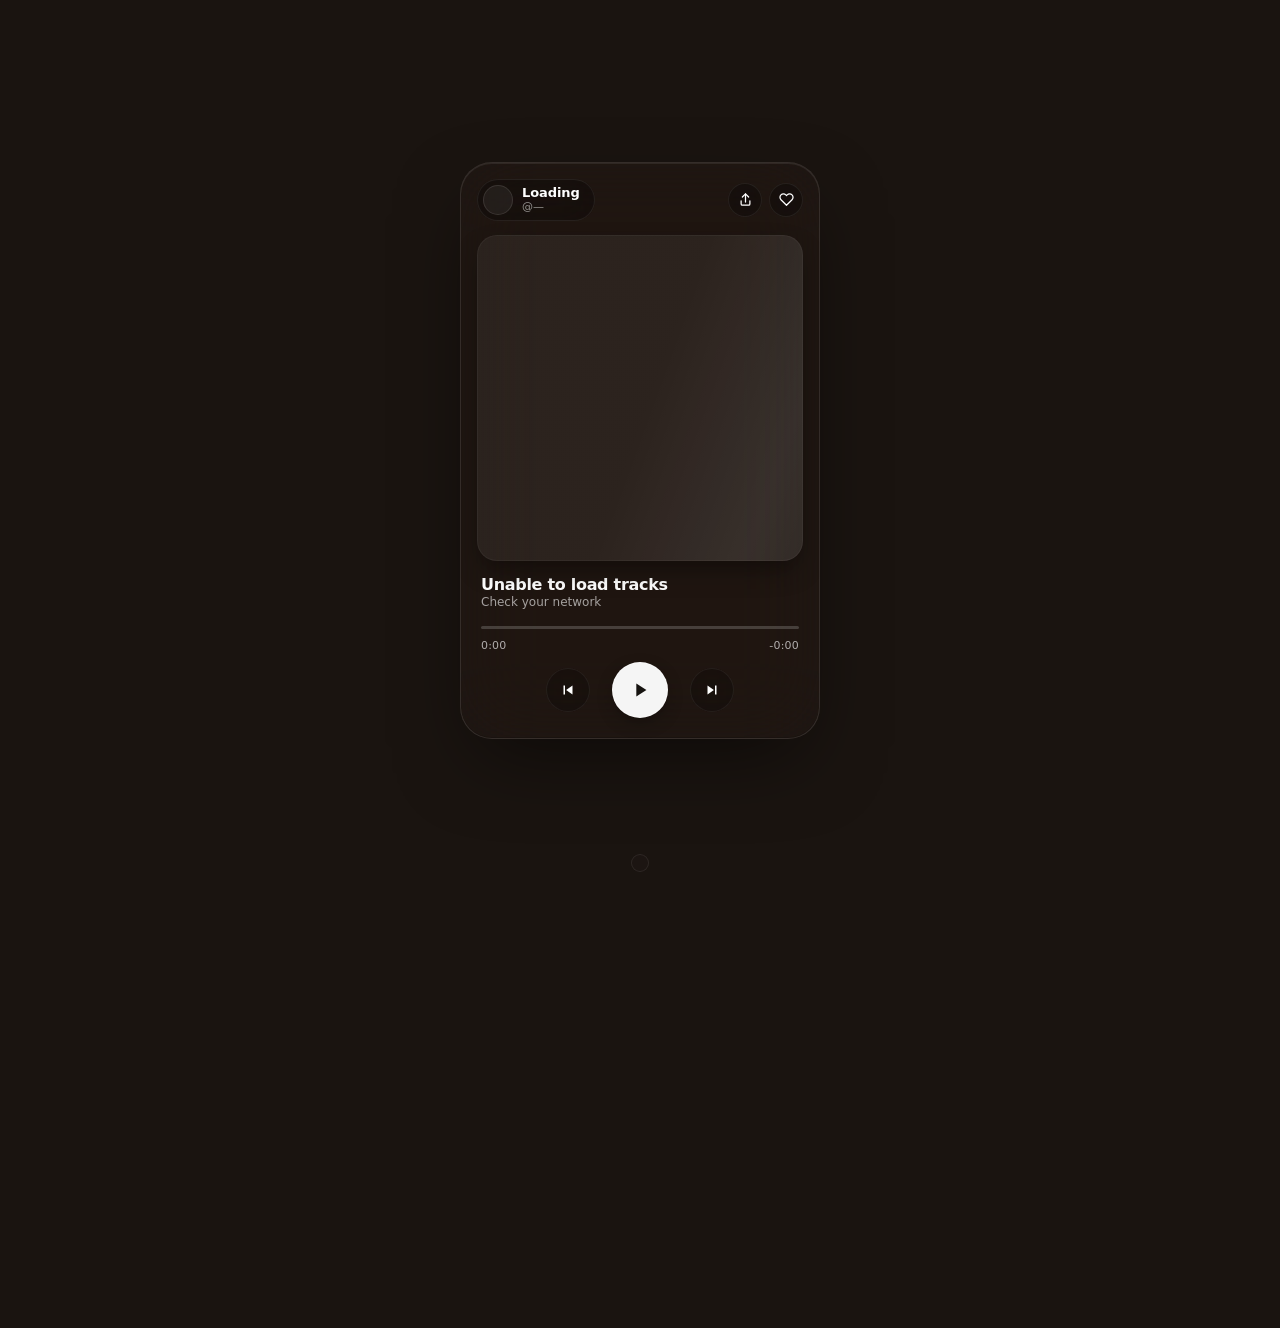
<file: skills/design/design-templates/audio-jingle/music-player.html>
<!DOCTYPE html>
<!-- Direction: iOS Music — ambient album wash + frosted glass card. Real cover art via iTunes Search API; 30s preview audio. -->
<html lang="en">
<head>
<meta charset="UTF-8">
<meta name="viewport" content="width=device-width, initial-scale=1.0">
<title>Now Playing</title>
<style>
  * { margin: 0; padding: 0; box-sizing: border-box; -webkit-tap-highlight-color: transparent; }

  html, body {
    width: 100%;
    height: 100%;
    overflow: hidden;
    font-family: -apple-system, BlinkMacSystemFont, "SF Pro Display", "SF Pro Text", "Helvetica Neue", system-ui, sans-serif;
    background: #1a1410;
    color: #fff;
    -webkit-font-smoothing: antialiased;
  }

  body {
    display: flex;
    align-items: center;
    justify-content: center;
    position: relative;
  }

  /* Ambient backdrop: blurred album art carries the room color */
  .ambient {
    position: absolute;
    inset: -15%;
    background-size: cover;
    background-position: center;
    filter: blur(90px) saturate(1.6);
    transform: scale(1.5);
    opacity: 0;
    transition: opacity 1s ease, background-image 1s ease;
    z-index: 0;
  }
  .ambient.ready { opacity: 0.85; }

  .ambient::after {
    content: '';
    position: absolute;
    inset: 0;
    background:
      radial-gradient(ellipse at center, transparent 0%, rgba(0,0,0,0.35) 70%, rgba(0,0,0,0.6) 100%);
  }

  /* Player card — frosted glass over album wash */
  .player {
    position: relative;
    z-index: 2;
    width: 360px;
    padding: 16px;
    border-radius: 32px;
    background: rgba(40, 30, 25, 0.32);
    backdrop-filter: blur(40px) saturate(1.6);
    -webkit-backdrop-filter: blur(40px) saturate(1.6);
    border: 1px solid rgba(255, 255, 255, 0.10);
    box-shadow:
      0 30px 80px -20px rgba(0, 0, 0, 0.55),
      0 1px 0 rgba(255, 255, 255, 0.08) inset,
      0 -1px 0 rgba(0, 0, 0, 0.15) inset;
  }

  /* ─── Top row ──────────────────────────────────────── */
  .top {
    display: flex;
    align-items: center;
    justify-content: space-between;
    margin-bottom: 14px;
  }

  .artist-pill {
    display: flex;
    align-items: center;
    gap: 9px;
    padding: 5px 14px 5px 5px;
    background: rgba(0, 0, 0, 0.28);
    border-radius: 999px;
    backdrop-filter: blur(20px);
    border: 1px solid rgba(255, 255, 255, 0.07);
    max-width: 200px;
  }

  .avatar {
    width: 30px; height: 30px;
    border-radius: 50%;
    background-size: cover;
    background-position: center;
    background-color: rgba(255,255,255,0.06);
    flex-shrink: 0;
    box-shadow: inset 0 0 0 1px rgba(255,255,255,0.1);
  }

  .artist-meta { line-height: 1.15; min-width: 0; }
  .artist-name {
    font-size: 13px;
    font-weight: 600;
    letter-spacing: -0.1px;
    overflow: hidden; text-overflow: ellipsis; white-space: nowrap;
    max-width: 140px;
  }
  .artist-handle {
    font-size: 11px;
    font-weight: 500;
    color: rgba(255, 255, 255, 0.55);
    overflow: hidden; text-overflow: ellipsis; white-space: nowrap;
  }

  .actions { display: flex; gap: 7px; }

  .icon-btn {
    width: 34px; height: 34px;
    border-radius: 50%;
    border: 1px solid rgba(255, 255, 255, 0.07);
    background: rgba(0, 0, 0, 0.28);
    color: #fff;
    display: flex; align-items: center; justify-content: center;
    cursor: pointer;
    transition: transform 0.12s ease, background 0.2s ease;
    backdrop-filter: blur(20px);
  }
  .icon-btn:hover { background: rgba(0, 0, 0, 0.4); }
  .icon-btn:active { transform: scale(0.9); }
  .icon-btn svg { width: 15px; height: 15px; }
  .icon-btn.liked { color: #ff4d6a; }
  .icon-btn.liked svg path { fill: #ff4d6a; stroke: #ff4d6a; }

  /* ─── Album art ────────────────────────────────────── */
  .album {
    position: relative;
    width: 100%;
    aspect-ratio: 1 / 1;
    border-radius: 20px;
    overflow: hidden;
    background-color: rgba(255,255,255,0.04);
    box-shadow:
      0 12px 28px -6px rgba(0, 0, 0, 0.45),
      0 0 0 1px rgba(255, 255, 255, 0.04) inset;
  }

  .album img {
    width: 100%; height: 100%;
    object-fit: cover;
    display: block;
    transition: opacity 0.5s ease, transform 8s linear;
    opacity: 0;
  }
  .album img.loaded { opacity: 1; }
  .album.playing img { transform: scale(1.04); }

  .album-skeleton {
    position: absolute;
    inset: 0;
    background: linear-gradient(110deg,
      rgba(255,255,255,0.02) 30%,
      rgba(255,255,255,0.08) 50%,
      rgba(255,255,255,0.02) 70%);
    background-size: 200% 100%;
    animation: shimmer 1.6s infinite;
    pointer-events: none;
  }
  .album.loaded .album-skeleton { display: none; }
  @keyframes shimmer { to { background-position: -200% 0; } }

  /* ─── Track info ───────────────────────────────────── */
  .track {
    margin-top: 14px;
    padding: 0 4px;
  }
  .track-title {
    font-size: 16px;
    font-weight: 700;
    letter-spacing: -0.3px;
    overflow: hidden; text-overflow: ellipsis; white-space: nowrap;
    margin-bottom: 1px;
  }
  .track-sub {
    font-size: 12px;
    font-weight: 500;
    color: rgba(255, 255, 255, 0.6);
    overflow: hidden; text-overflow: ellipsis; white-space: nowrap;
  }

  /* ─── Progress ─────────────────────────────────────── */
  .prog {
    margin-top: 12px;
    padding: 0 4px;
  }
  .prog-bar {
    position: relative;
    height: 14px;
    cursor: pointer;
    display: flex;
    align-items: center;
  }
  .prog-bar::before {
    content: '';
    position: absolute;
    left: 0; right: 0;
    height: 3px;
    background: rgba(255, 255, 255, 0.18);
    border-radius: 999px;
  }
  .prog-fill {
    position: absolute;
    left: 0;
    height: 3px;
    width: 0%;
    background: rgba(255, 255, 255, 0.92);
    border-radius: 999px;
    transition: width 0.15s linear;
  }
  .prog-thumb {
    position: absolute;
    width: 10px; height: 10px;
    border-radius: 50%;
    background: #fff;
    left: 0;
    transform: translateX(-50%);
    box-shadow: 0 1px 4px rgba(0,0,0,0.4);
    opacity: 0;
    transition: opacity 0.2s ease;
  }
  .prog-bar:hover .prog-thumb { opacity: 1; }

  .time-row {
    display: flex;
    justify-content: space-between;
    margin-top: 4px;
    color: rgba(255, 255, 255, 0.65);
    font-size: 11px;
    font-weight: 500;
    font-variant-numeric: tabular-nums;
    letter-spacing: 0.2px;
  }

  /* ─── Controls ─────────────────────────────────────── */
  .ctrls {
    display: flex;
    align-items: center;
    justify-content: center;
    gap: 22px;
    margin-top: 10px;
    padding-bottom: 4px;
  }
  .ctrl {
    width: 44px; height: 44px;
    border-radius: 50%;
    border: 1px solid rgba(255, 255, 255, 0.06);
    background: rgba(0, 0, 0, 0.22);
    color: #fff;
    display: flex; align-items: center; justify-content: center;
    cursor: pointer;
    transition: transform 0.12s ease, background 0.2s ease;
    backdrop-filter: blur(20px);
  }
  .ctrl:hover { background: rgba(0, 0, 0, 0.36); }
  .ctrl:active { transform: scale(0.9); }
  .ctrl svg { width: 18px; height: 18px; fill: #fff; }

  .ctrl.play {
    width: 56px; height: 56px;
    background: rgba(255, 255, 255, 0.96);
    border-color: rgba(255, 255, 255, 0.4);
    box-shadow: 0 6px 18px -4px rgba(0,0,0,0.4);
  }
  .ctrl.play:hover { background: #fff; }
  .ctrl.play svg { width: 22px; height: 22px; fill: #161310; }

  /* ─── Queue strip ──────────────────────────────────── */
  .queue {
    position: absolute;
    z-index: 2;
    bottom: 28px;
    left: 50%;
    transform: translateX(-50%);
    display: flex;
    gap: 8px;
    padding: 8px;
    border-radius: 18px;
    background: rgba(40, 30, 25, 0.32);
    backdrop-filter: blur(30px) saturate(1.4);
    -webkit-backdrop-filter: blur(30px) saturate(1.4);
    border: 1px solid rgba(255, 255, 255, 0.08);
    box-shadow: 0 14px 32px -10px rgba(0,0,0,0.4);
    max-width: 90vw;
  }

  .q-item {
    width: 46px; height: 46px;
    border-radius: 11px;
    background-size: cover;
    background-position: center;
    background-color: rgba(255,255,255,0.06);
    cursor: pointer;
    position: relative;
    flex-shrink: 0;
    transition: transform 0.18s ease, box-shadow 0.18s ease;
    box-shadow: 0 1px 0 rgba(255,255,255,0.05) inset;
  }
  .q-item:hover { transform: translateY(-2px); }
  .q-item.active {
    box-shadow:
      0 0 0 2px rgba(255,255,255,0.95),
      0 0 0 4px rgba(0,0,0,0.35);
  }
  .q-item.active::after {
    content: '';
    position: absolute;
    inset: 0;
    border-radius: inherit;
    background: rgba(0,0,0,0.32);
  }
  .q-item.active::before {
    content: '';
    position: absolute;
    bottom: 6px; left: 50%;
    transform: translateX(-50%);
    width: 14px; height: 8px;
    background:
      linear-gradient(to top, #fff 100%, #fff 100%) no-repeat 0 100% / 2px 100%,
      linear-gradient(to top, #fff 100%, #fff 100%) no-repeat 4px 100% / 2px 60%,
      linear-gradient(to top, #fff 100%, #fff 100%) no-repeat 8px 100% / 2px 90%,
      linear-gradient(to top, #fff 100%, #fff 100%) no-repeat 12px 100% / 2px 40%;
    animation: bars 0.9s ease-in-out infinite alternate;
    z-index: 1;
  }
  @keyframes bars {
    from { background-size: 2px 30%, 2px 70%, 2px 40%, 2px 90%; }
    to   { background-size: 2px 90%, 2px 30%, 2px 80%, 2px 50%; }
  }

  /* Hide bars unless playing */
  body:not(.is-playing) .q-item.active::before { display: none; }

  .toast {
    position: fixed;
    bottom: 100px;
    left: 50%;
    transform: translateX(-50%) translateY(20px);
    padding: 8px 14px;
    background: rgba(0,0,0,0.7);
    backdrop-filter: blur(20px);
    border: 1px solid rgba(255,255,255,0.08);
    color: #fff;
    font-size: 12px;
    border-radius: 999px;
    opacity: 0;
    transition: all 0.3s ease;
    pointer-events: none;
    z-index: 10;
  }
  .toast.show {
    opacity: 1;
    transform: translateX(-50%) translateY(0);
  }

  @media (max-width: 420px) {
    .player { width: calc(100vw - 32px); }
    .queue { bottom: 16px; }
  }
</style>
</head>
<body>
  <div class="ambient" id="ambient"></div>

  <div class="player">
    <div class="top">
      <div class="artist-pill">
        <div class="avatar" id="avatar"></div>
        <div class="artist-meta">
          <div class="artist-name" id="artistName">Loading</div>
          <div class="artist-handle" id="artistHandle">@—</div>
        </div>
      </div>
      <div class="actions">
        <button class="icon-btn" id="shareBtn" aria-label="Share">
          <svg viewBox="0 0 24 24" fill="none" stroke="currentColor" stroke-width="2" stroke-linecap="round" stroke-linejoin="round">
            <path d="M12 3v13"/>
            <path d="m7 8 5-5 5 5"/>
            <path d="M5 14v5a2 2 0 0 0 2 2h10a2 2 0 0 0 2-2v-5"/>
          </svg>
        </button>
        <button class="icon-btn" id="likeBtn" aria-label="Like">
          <svg viewBox="0 0 24 24" fill="none" stroke="currentColor" stroke-width="2" stroke-linecap="round" stroke-linejoin="round">
            <path d="M20.84 4.61a5.5 5.5 0 0 0-7.78 0L12 5.67l-1.06-1.06a5.5 5.5 0 1 0-7.78 7.78L12 21.23l8.84-8.84a5.5 5.5 0 0 0 0-7.78z"/>
          </svg>
        </button>
      </div>
    </div>

    <div class="album" id="album">
      <div class="album-skeleton"></div>
      <img id="albumImg" alt="">
    </div>

    <div class="track">
      <div class="track-title" id="trackTitle">—</div>
      <div class="track-sub" id="trackSub">—</div>
    </div>

    <div class="prog">
      <div class="prog-bar" id="progBar">
        <div class="prog-fill" id="progFill"></div>
        <div class="prog-thumb" id="progThumb"></div>
      </div>
      <div class="time-row">
        <span id="curTime">0:00</span>
        <span id="remTime">-0:00</span>
      </div>
    </div>

    <div class="ctrls">
      <button class="ctrl" id="prevBtn" aria-label="Previous">
        <svg viewBox="0 0 24 24"><path d="M6 6h2v12H6zm3.5 6 8.5 6V6z"/></svg>
      </button>
      <button class="ctrl play" id="playBtn" aria-label="Play">
        <svg viewBox="0 0 24 24" id="playSvg"><path d="M8 5v14l11-7z"/></svg>
      </button>
      <button class="ctrl" id="nextBtn" aria-label="Next">
        <svg viewBox="0 0 24 24"><path d="M6 18 14.5 12 6 6v12zM16 6h2v12h-2z"/></svg>
      </button>
    </div>
  </div>

  <div class="queue" id="queue"></div>

  <div class="toast" id="toast">Copied to clipboard</div>

  <audio id="audio" preload="metadata" crossorigin="anonymous"></audio>

<script>
  const QUERIES = [
    'blinding lights the weeknd',
    'bad guy billie eilish',
    'sicko mode travis scott',
    'as it was harry styles',
    'borderline tame impala',
    'good 4 u olivia rodrigo',
  ];

  const PLAY_SVG  = '<path d="M8 5v14l11-7z"/>';
  const PAUSE_SVG = '<path d="M6 5h4v14H6zm8 0h4v14h-4z"/>';

  const $ = (id) => document.getElementById(id);
  const audio = $('audio');
  const ambient = $('ambient');
  const album = $('album');
  const albumImg = $('albumImg');
  const avatar = $('avatar');

  let tracks = [];
  let idx = 0;
  const liked = new Set();

  const fmt = (s) => {
    if (!isFinite(s) || s < 0) return '0:00';
    const m = Math.floor(s / 60);
    const sec = String(Math.floor(s % 60)).padStart(2, '0');
    return `${m}:${sec}`;
  };

  const hires = (url) => (url || '').replace('100x100bb', '600x600bb');

  const handleFrom = (name) =>
    '@' + (name || '').toLowerCase().replace(/[^a-z0-9]+/g, '');

  async function search(q) {
    try {
      const r = await fetch(
        `https://itunes.apple.com/search?term=${encodeURIComponent(q)}&entity=song&limit=1`
      );
      const j = await r.json();
      const t = j.results && j.results[0];
      if (!t || !t.previewUrl) return null;
      return {
        title: t.trackName,
        artist: t.artistName,
        album: t.collectionName,
        artwork: hires(t.artworkUrl100),
        preview: t.previewUrl,
      };
    } catch (e) {
      return null;
    }
  }

  function renderQueue() {
    const q = $('queue');
    q.innerHTML = '';
    tracks.forEach((t, i) => {
      const d = document.createElement('div');
      d.className = 'q-item' + (i === idx ? ' active' : '');
      d.style.backgroundImage = `url("${t.artwork}")`;
      d.title = `${t.title} — ${t.artist}`;
      d.onclick = () => load(i, true);
      q.appendChild(d);
    });
  }

  function load(i, play = false) {
    if (!tracks.length) return;
    idx = ((i % tracks.length) + tracks.length) % tracks.length;
    const t = tracks[idx];

    album.classList.remove('loaded');
    albumImg.classList.remove('loaded');
    albumImg.onload = () => {
      album.classList.add('loaded');
      albumImg.classList.add('loaded');
    };
    albumImg.src = t.artwork;

    ambient.style.backgroundImage = `url("${t.artwork}")`;
    ambient.classList.add('ready');
    avatar.style.backgroundImage = `url("${t.artwork}")`;

    $('artistName').textContent = t.artist;
    $('artistHandle').textContent = handleFrom(t.artist);
    $('trackTitle').textContent = t.title;
    $('trackSub').textContent = t.album;

    $('likeBtn').classList.toggle('liked', liked.has(idx));

    audio.src = t.preview;
    renderQueue();

    if (play) {
      audio.play().then(() => setPlaying(true)).catch(() => setPlaying(false));
    } else {
      setPlaying(false);
    }
  }

  function setPlaying(p) {
    document.body.classList.toggle('is-playing', p);
    album.classList.toggle('playing', p);
    $('playSvg').innerHTML = p ? PAUSE_SVG : PLAY_SVG;
  }

  function toggle() {
    if (!audio.src) return;
    if (audio.paused) {
      audio.play().then(() => setPlaying(true)).catch(() => {});
    } else {
      audio.pause();
      setPlaying(false);
    }
  }

  function showToast(msg) {
    const t = $('toast');
    t.textContent = msg;
    t.classList.add('show');
    clearTimeout(showToast._t);
    showToast._t = setTimeout(() => t.classList.remove('show'), 1500);
  }

  /* Events */
  audio.addEventListener('timeupdate', () => {
    if (!audio.duration) return;
    const pct = (audio.currentTime / audio.duration) * 100;
    $('progFill').style.width = pct + '%';
    $('progThumb').style.left = pct + '%';
    $('curTime').textContent = fmt(audio.currentTime);
    $('remTime').textContent = '-' + fmt(audio.duration - audio.currentTime);
  });
  audio.addEventListener('ended', () => load(idx + 1, true));
  audio.addEventListener('play', () => setPlaying(true));
  audio.addEventListener('pause', () => setPlaying(false));

  $('playBtn').onclick = toggle;
  $('prevBtn').onclick = () => load(idx - 1, !audio.paused);
  $('nextBtn').onclick = () => load(idx + 1, !audio.paused);

  $('likeBtn').onclick = () => {
    if (liked.has(idx)) { liked.delete(idx); showToast('Removed from Liked'); }
    else { liked.add(idx); showToast('Added to Liked'); }
    $('likeBtn').classList.toggle('liked', liked.has(idx));
  };

  $('shareBtn').onclick = async () => {
    const t = tracks[idx];
    if (!t) return;
    const text = `♪ ${t.title} — ${t.artist}`;
    try {
      await navigator.clipboard.writeText(text);
      showToast('Copied to clipboard');
    } catch {
      showToast(text);
    }
  };

  const seek = (e) => {
    if (!audio.duration) return;
    const r = $('progBar').getBoundingClientRect();
    const x = (e.touches ? e.touches[0].clientX : e.clientX) - r.left;
    const pct = Math.max(0, Math.min(1, x / r.width));
    audio.currentTime = pct * audio.duration;
  };
  $('progBar').addEventListener('click', seek);

  document.addEventListener('keydown', (e) => {
    if (e.code === 'Space') { e.preventDefault(); toggle(); }
    else if (e.code === 'ArrowRight') load(idx + 1, !audio.paused);
    else if (e.code === 'ArrowLeft')  load(idx - 1, !audio.paused);
  });

  /* Boot */
  (async () => {
    const results = await Promise.all(QUERIES.map(search));
    tracks = results.filter(Boolean);
    if (!tracks.length) {
      $('trackTitle').textContent = 'Unable to load tracks';
      $('trackSub').textContent = 'Check your network';
      return;
    }
    load(0, false);
  })();
</script>
</body>
</html>
</file>
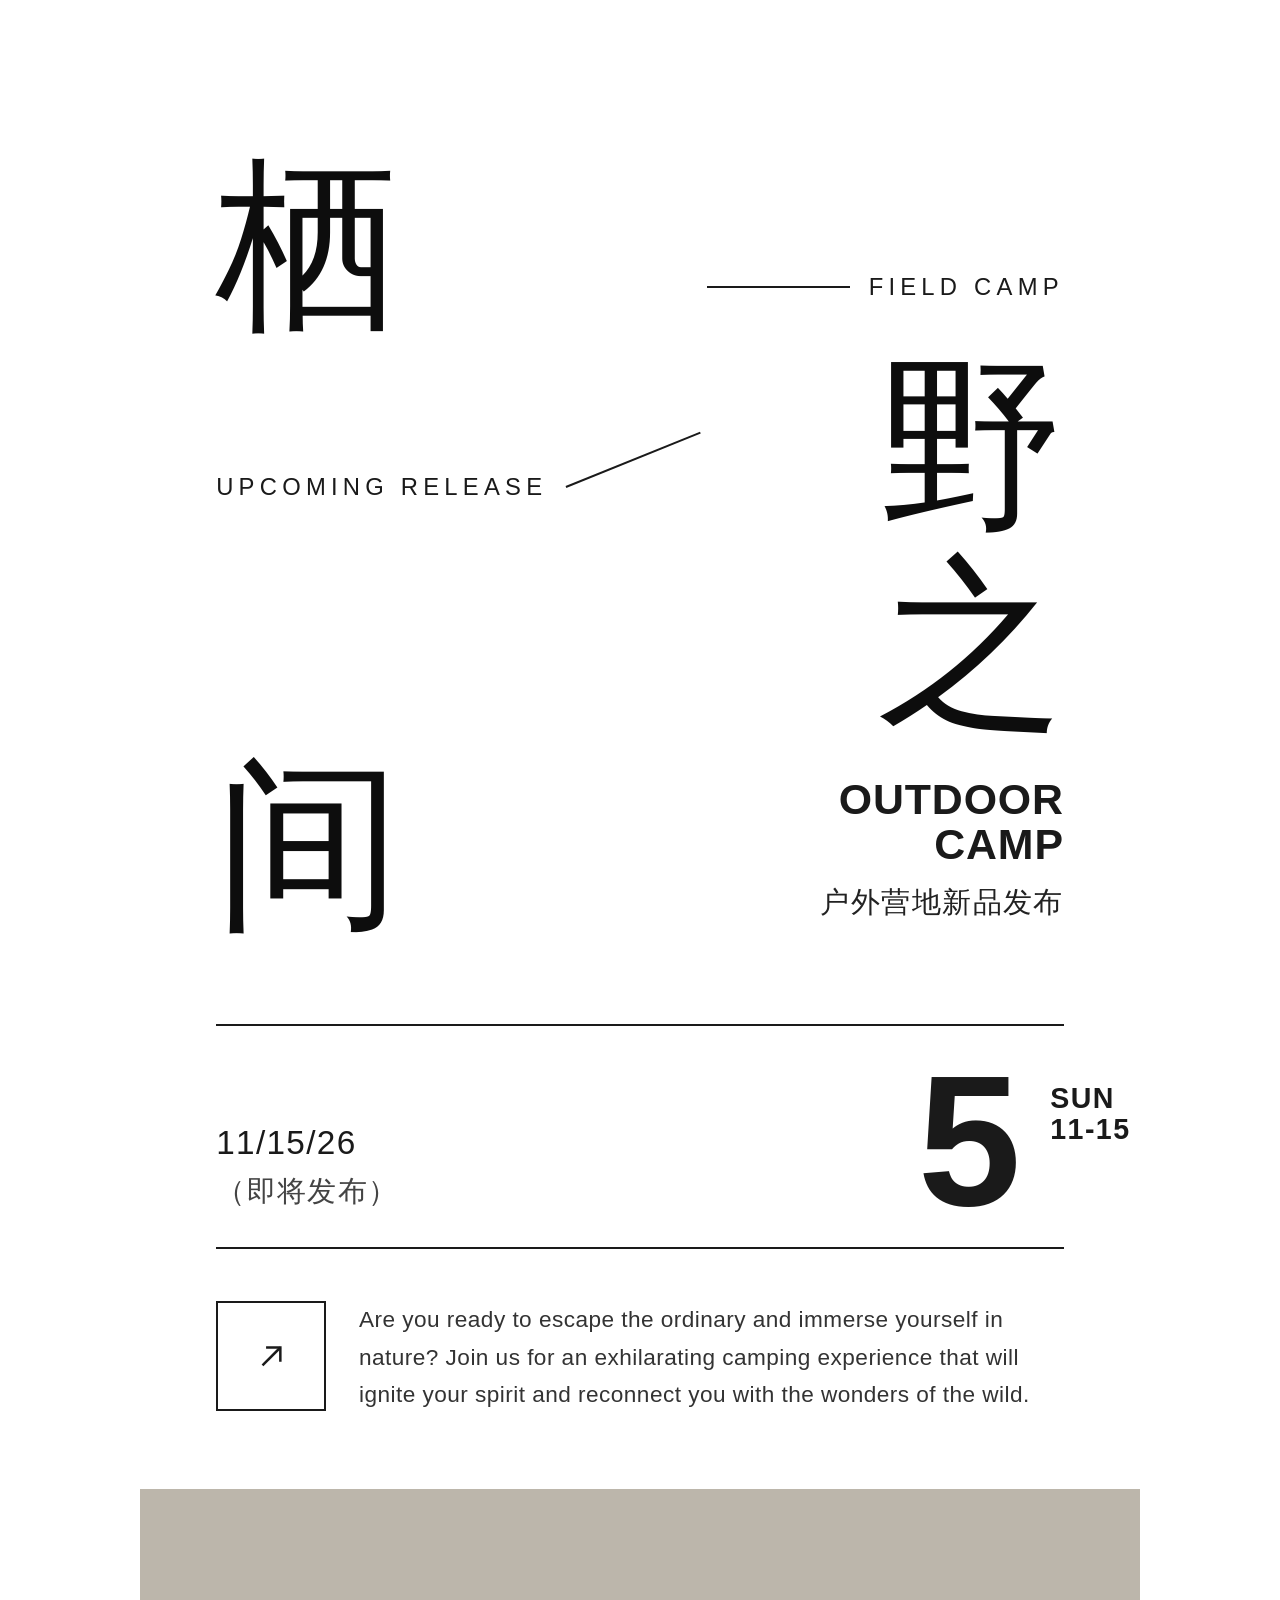
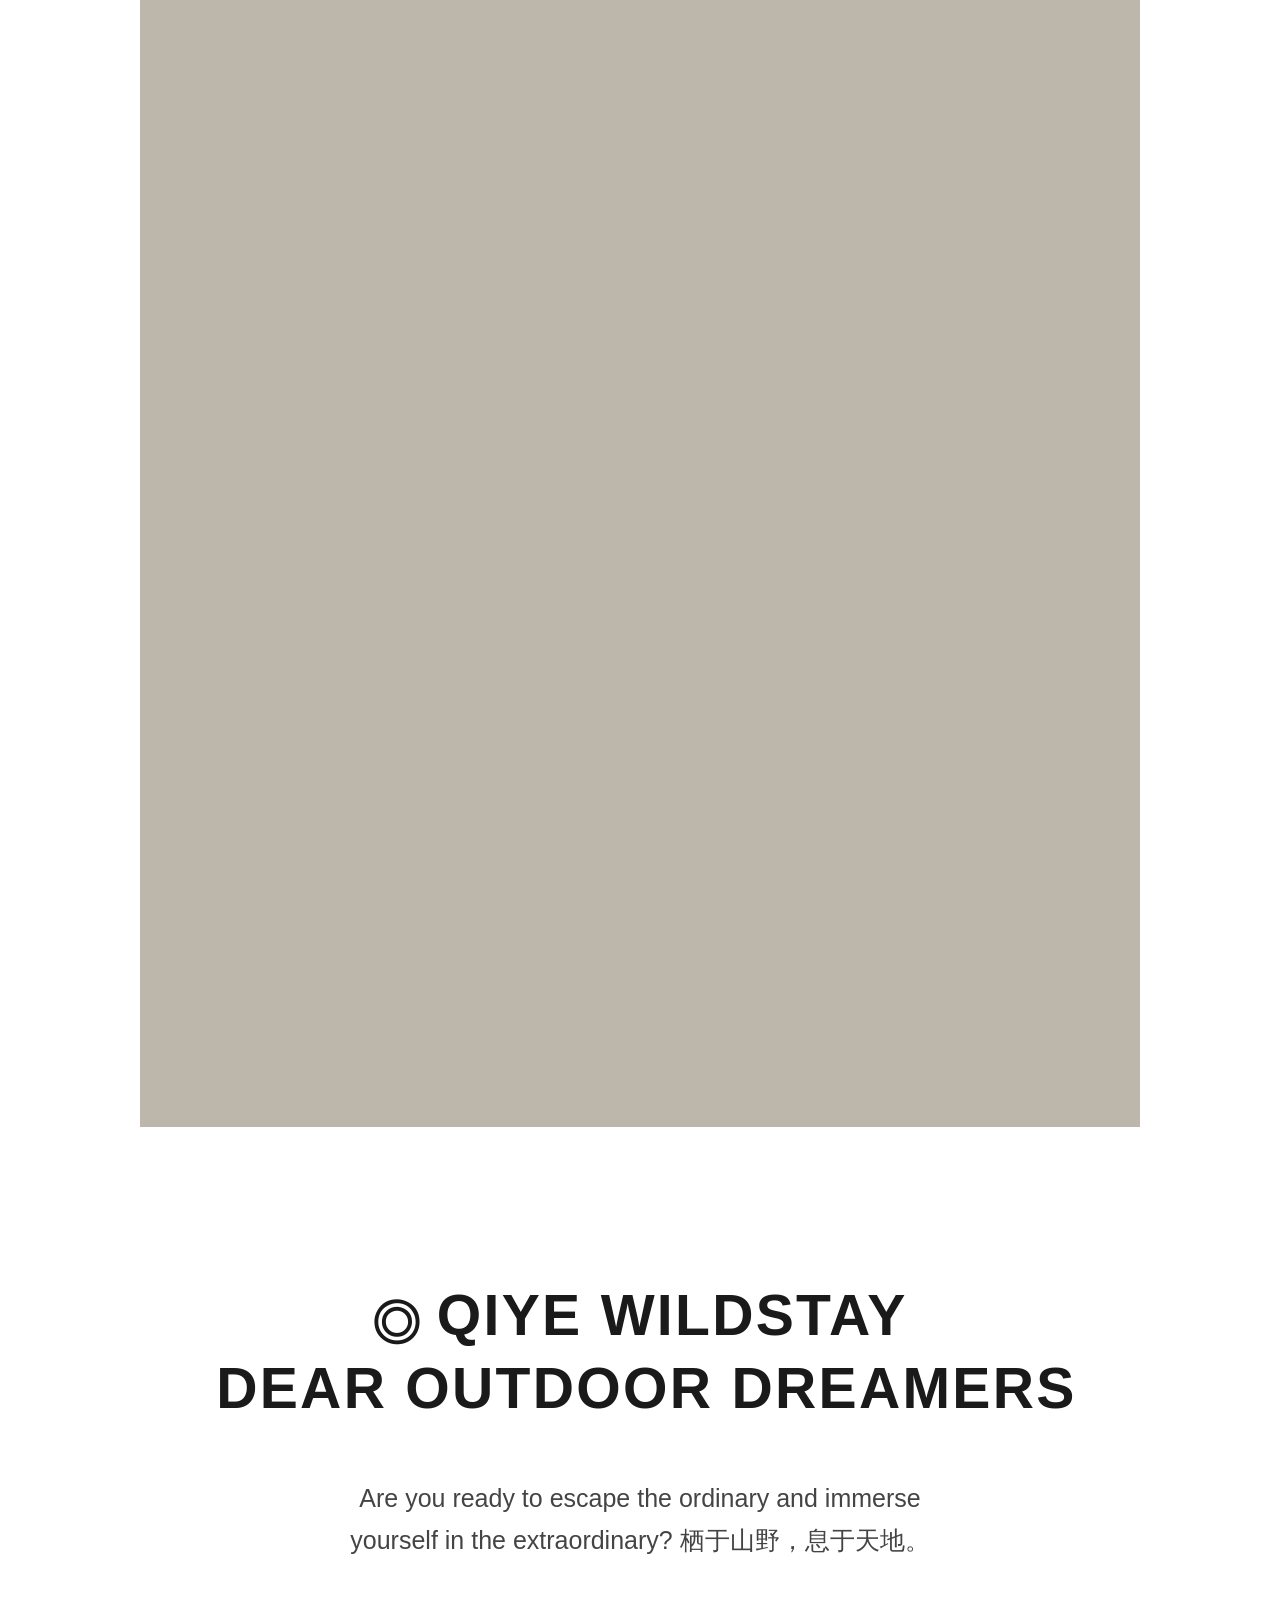
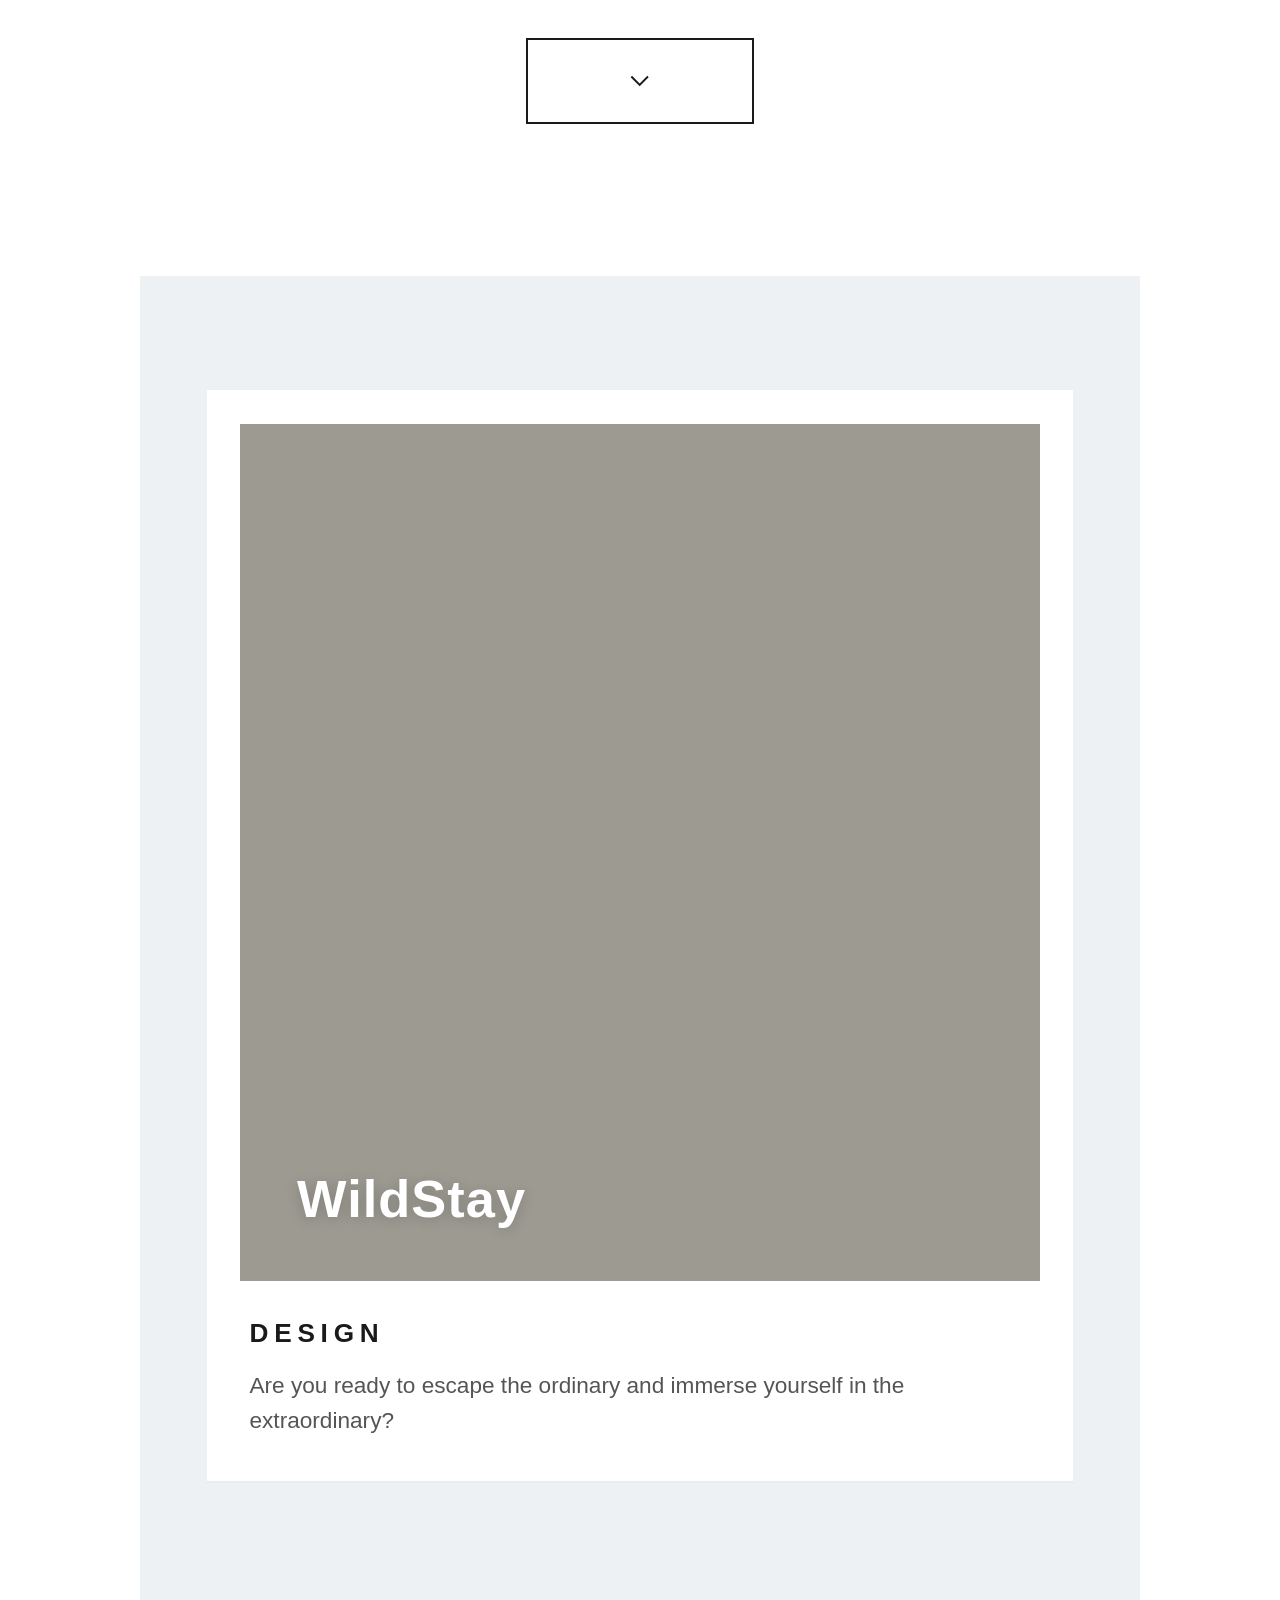
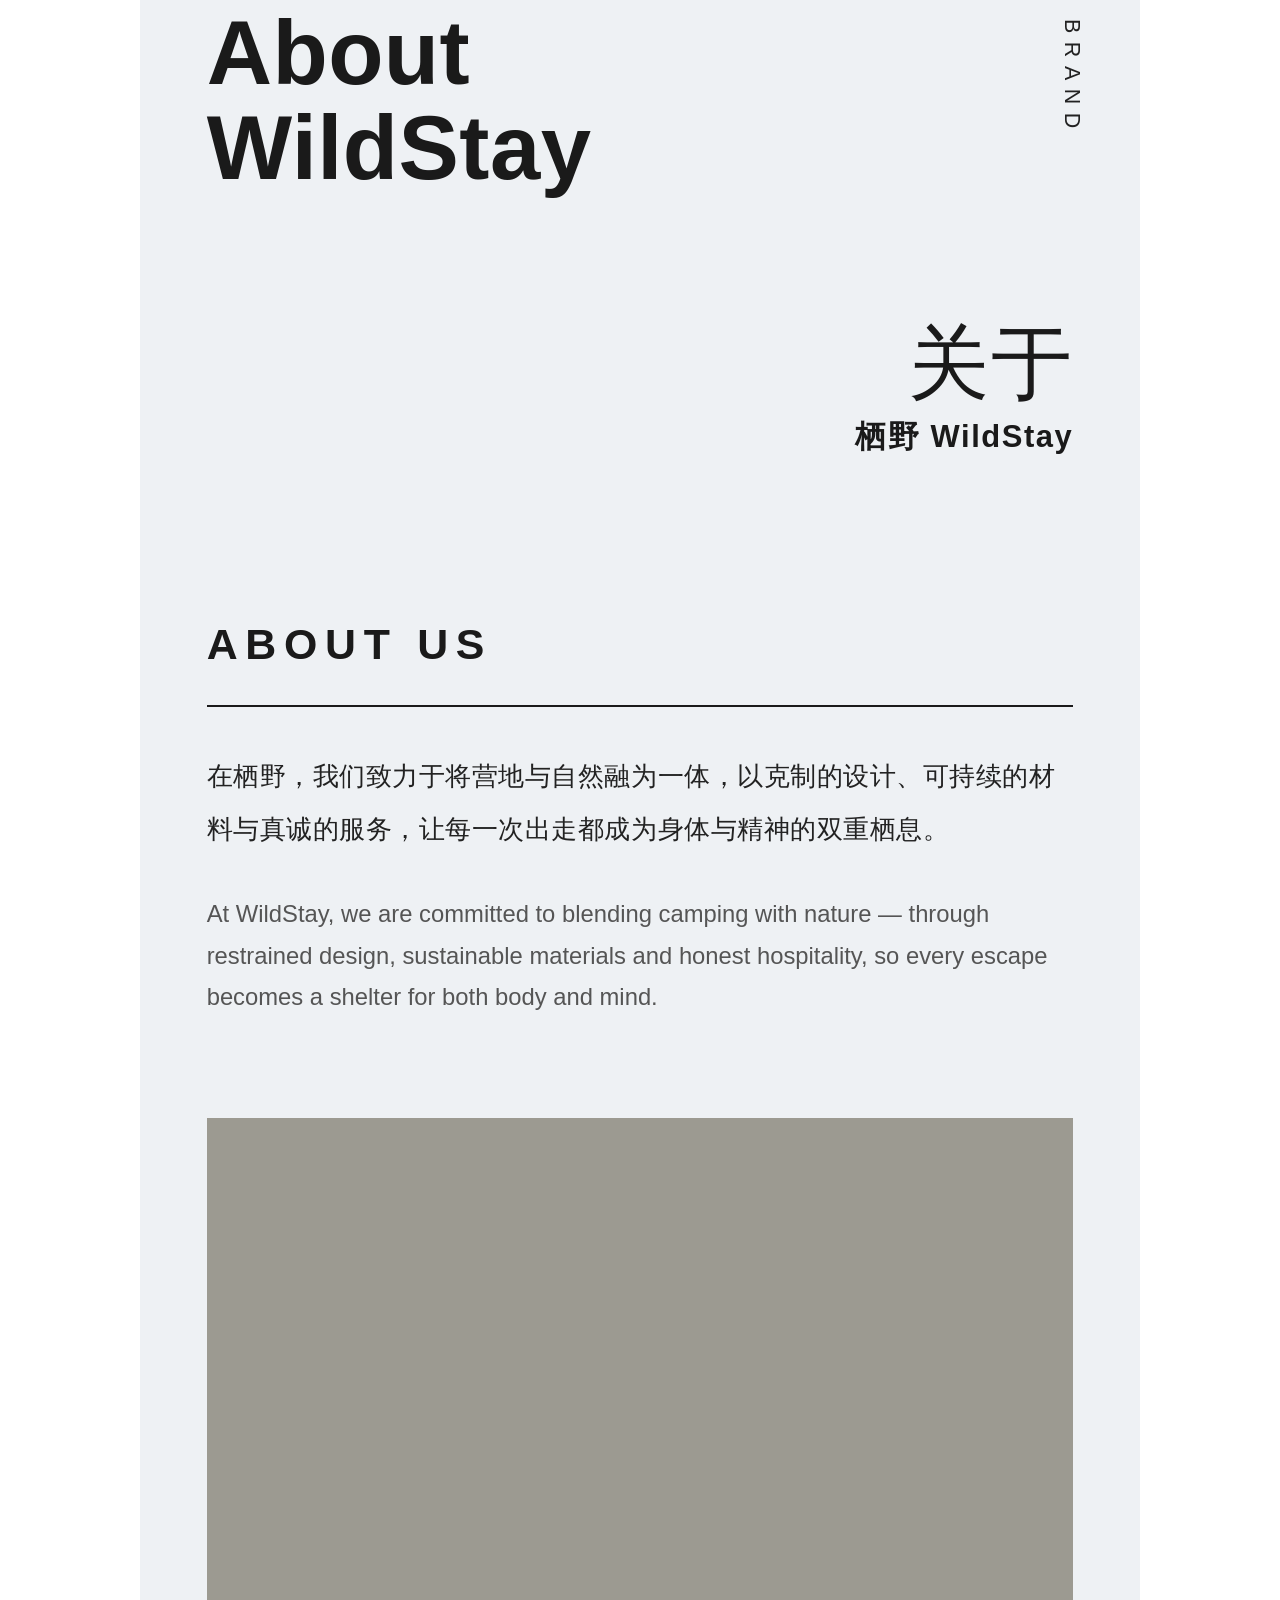
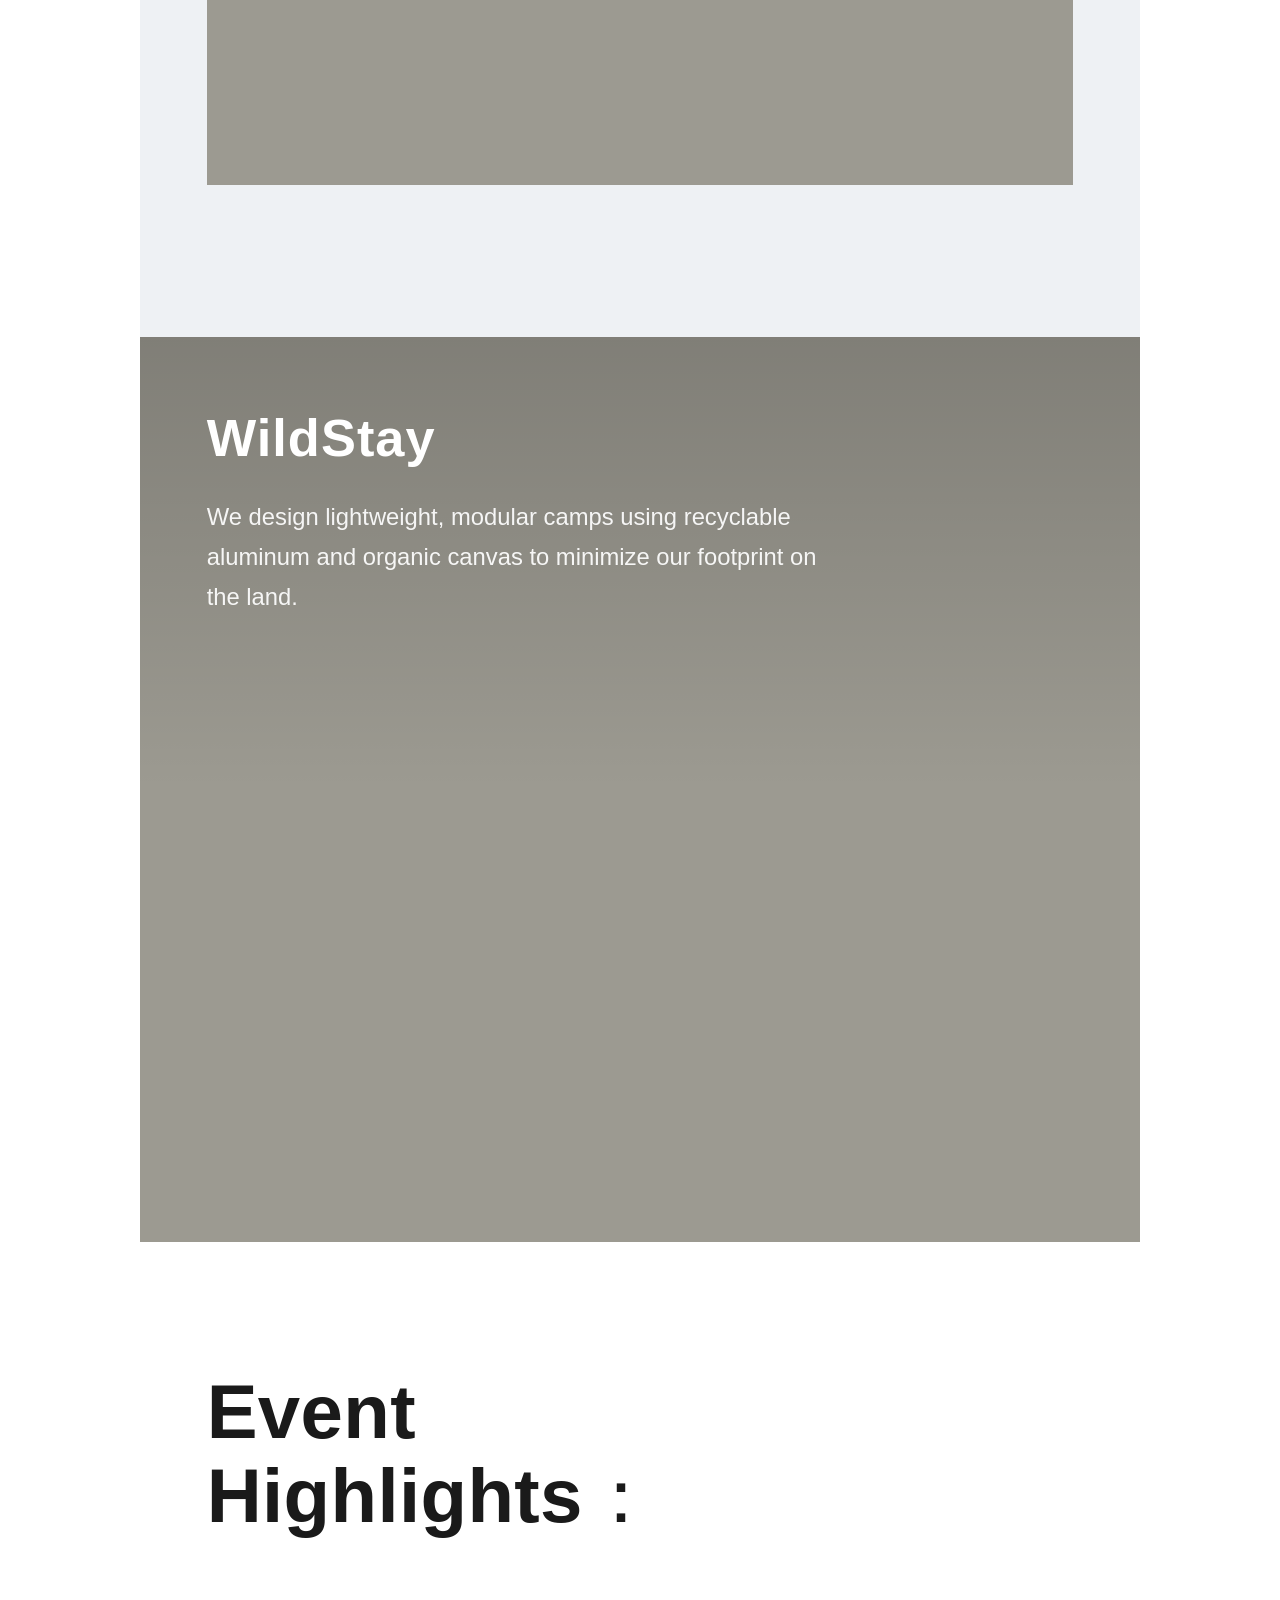
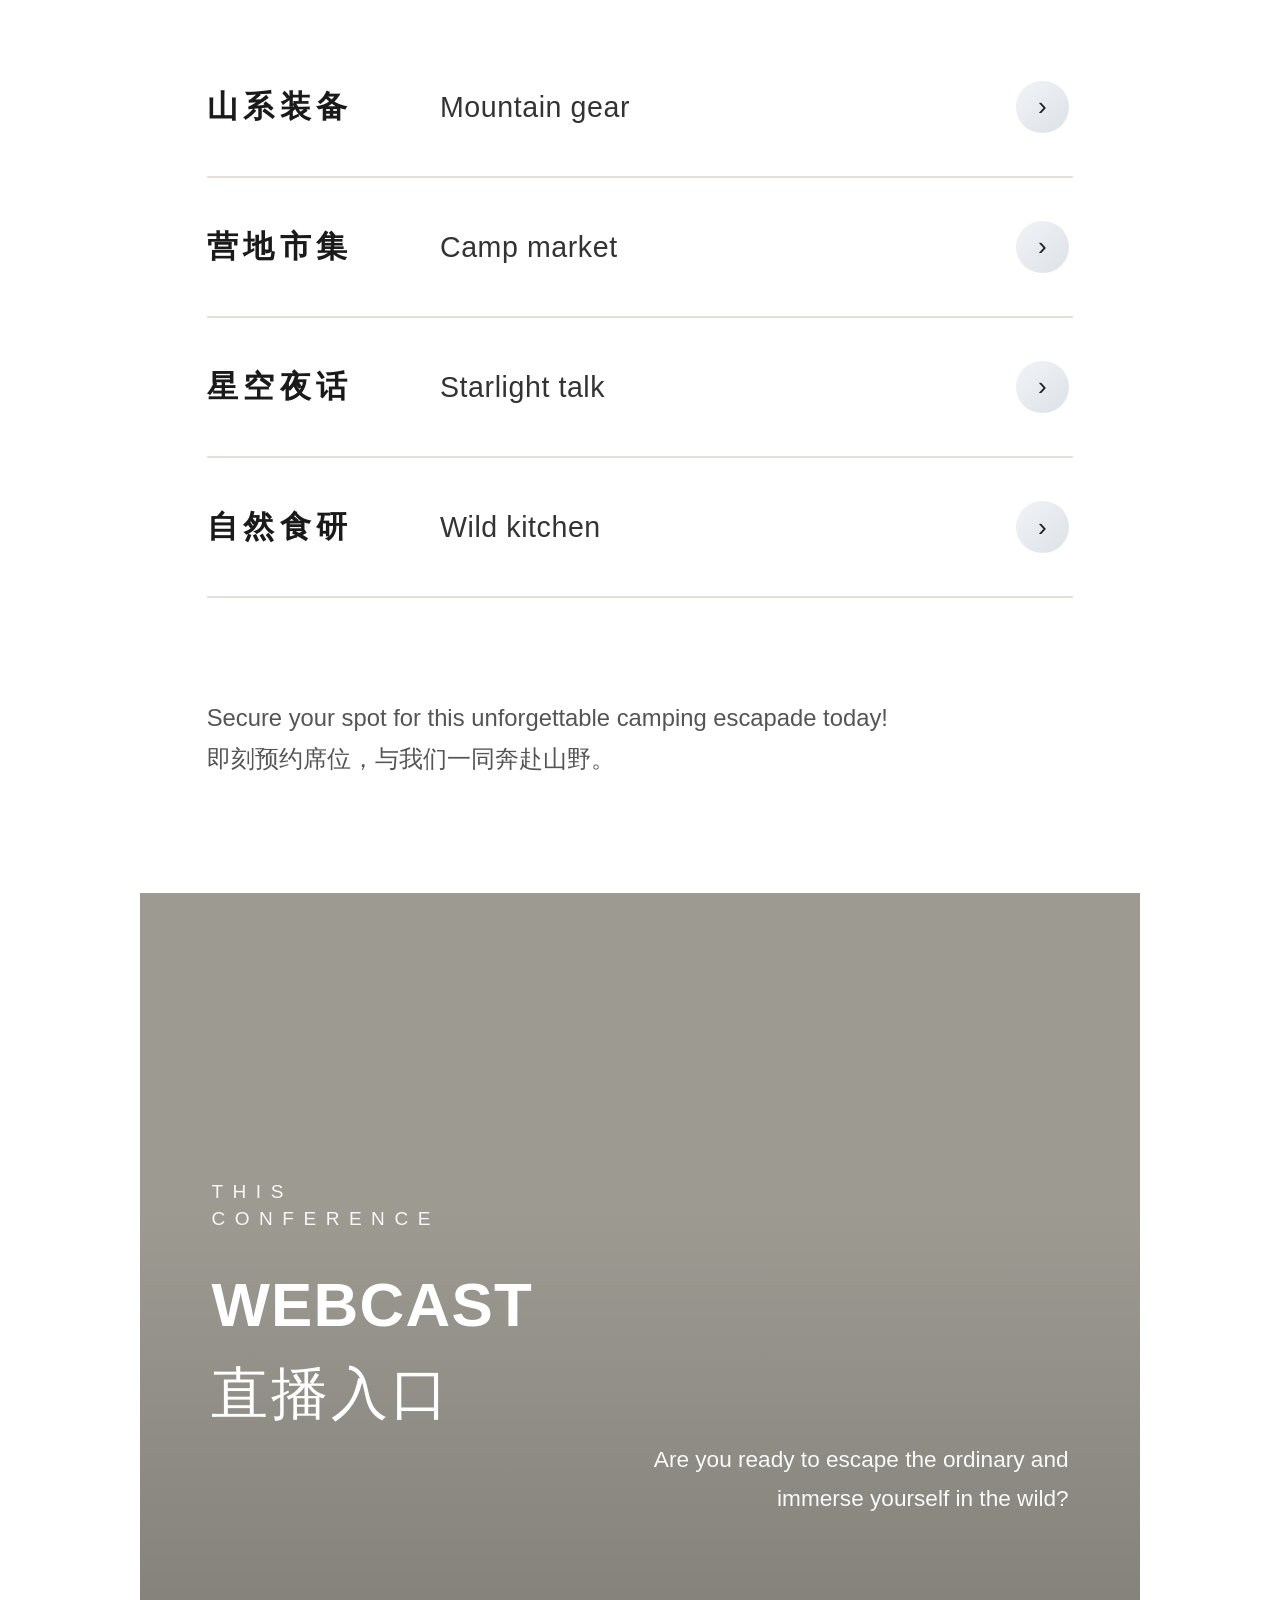
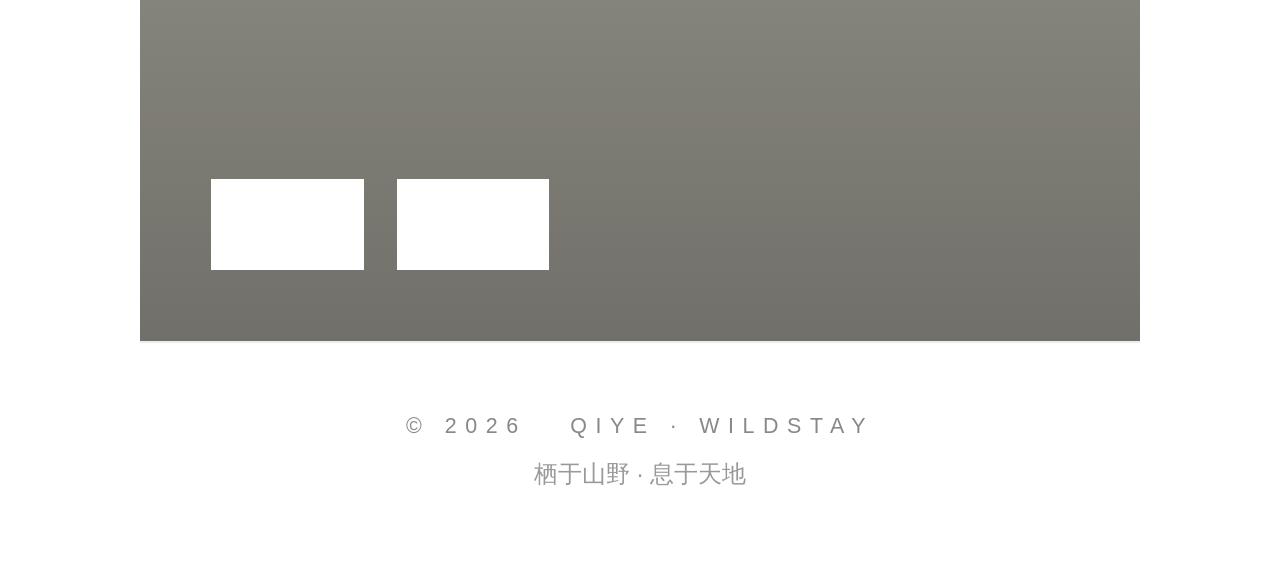
<file: skills/design/design-templates/blog-post/qiye-wildstay.html>
<!DOCTYPE html>
<html lang="zh-CN">
<head>
<meta charset="UTF-8">
<meta name="viewport" content="width=device-width, initial-scale=1.0,maximum-scale=1.0,user-scalable=no">
<title>栖野 WILD STAY · 户外营地新品发布</title>
<style>
  *{margin:0;padding:0;box-sizing:border-box;-webkit-tap-highlight-color:transparent;}
  html,body{background:#ffffff;}
  body{
    font-family:"Helvetica Neue","Helvetica","Arial","PingFang SC","Hiragino Sans GB",sans-serif;
    color:#1a1a1a;
    line-height:1.5;
    -webkit-font-smoothing:antialiased;
    text-rendering:optimizeLegibility;
  }
  .wrap{max-width:420px;margin:0 auto;background:#fff;zoom:2.381;}

  /* ============ SECTION 1 · HERO ============ */
  .hero{padding:64px 32px 0;background:#fff;}

  .title-grid{
    display:grid;
    grid-template-columns:1fr 1fr;
    grid-template-rows:auto auto auto auto;
    row-gap:6px;
    margin-bottom:8px;
  }
  .ch{
    font-size:78px;
    font-weight:500;
    line-height:1;
    letter-spacing:0;
    color:#0d0d0d;
  }
  .ch.q1{grid-column:1;grid-row:1;}                       /* 栖 */
  .ch.q2{grid-column:2;grid-row:2;justify-self:end;}      /* 野 */
  .ch.q3{grid-column:2;grid-row:3;justify-self:end;}      /* 之 */
  .ch.q4{grid-column:1;grid-row:4;}                       /* 间 */

  .tag-r{
    grid-column:2;grid-row:1;
    align-self:end;justify-self:end;
    display:flex;align-items:center;gap:8px;
    font-size:10px;letter-spacing:.22em;color:#1a1a1a;
    padding-bottom:14px;
  }
  .tag-r .bar{width:60px;height:1px;background:#1a1a1a;}

  .tag-diag{
    grid-column:1;grid-row:2;
    align-self:end;
    display:flex;align-items:center;gap:8px;
    font-size:10px;letter-spacing:.22em;
    padding-bottom:14px;
    position:relative;
  }
  .tag-diag .bar{
    flex:1;height:1px;background:#1a1a1a;
    transform-origin:left center;
    transform:rotate(-22deg);
    margin-right:-30px;
  }

  .fashion{
    grid-column:2;grid-row:4;
    text-align:right;
    align-self:end;
    padding-bottom:6px;
  }
  .fashion .en{
    font-size:18px;font-weight:700;letter-spacing:.02em;line-height:1.05;
  }
  .fashion .zh{
    font-size:12px;color:#222;margin-top:6px;letter-spacing:.05em;
  }

  .date-row{
    margin-top:36px;
    border-top:1px solid #1a1a1a;
    border-bottom:1px solid #1a1a1a;
    padding:18px 0 14px;
    display:flex;align-items:flex-end;justify-content:space-between;
  }
  .date-l{font-size:14px;letter-spacing:.04em;line-height:1.4;}
  .date-l .small{font-size:12px;color:#444;margin-top:4px;}
  .date-big{
    position:relative;
    font-family:"Helvetica Neue","Arial",sans-serif;
    font-size:78px;font-weight:900;line-height:.78;
    margin-right:18px;
  }
  .date-big sup{
    position:absolute;top:6px;right:-46px;
    font-size:12px;font-weight:700;letter-spacing:.05em;line-height:1.1;text-align:left;
  }
  .date-big sup span{display:block;}

  .tagline{
    display:flex;align-items:flex-start;gap:14px;
    padding:22px 0 32px;
  }
  .arrow-box{
    width:46px;height:46px;flex:0 0 46px;
    border:1px solid #1a1a1a;
    display:flex;align-items:center;justify-content:center;
    font-size:22px;line-height:1;
  }
  .arrow-box svg{width:18px;height:18px;}
  .tagline p{font-size:9.5px;line-height:1.65;color:#333;letter-spacing:.02em;}

  .hero-img{
    width:100%;height:520px;
    background:#bcb6ab url('https://images.pexels.com/photos/2422915/pexels-photo-2422915.jpeg?auto=compress&cs=tinysrgb&w=900') center/cover no-repeat;
  }

  .hero-foot{
    padding:64px 32px 64px;background:#fff;text-align:center;
  }
  .hero-foot .ring{
    display:inline-block;font-size:20px;vertical-align:-2px;margin-right:6px;
  }
  .hero-foot h2{
    font-size:24px;font-weight:800;letter-spacing:.04em;line-height:1.25;
  }
  .hero-foot h2 .sub{display:block;}
  .hero-foot p{
    margin:22px auto 0;max-width:260px;
    font-size:10.5px;color:#444;line-height:1.7;
  }
  .pill-btn{
    margin:32px auto 0;width:96px;height:36px;
    border:1px solid #1a1a1a;display:flex;align-items:center;justify-content:center;
  }
  .pill-btn svg{width:14px;height:14px;}

  /* ============ SECTION 2 · ABOUT ============ */
  .about{background:#eef1f4;padding:48px 28px 64px;}

  .frame{
    background:#fff;padding:14px 14px 18px;
    box-shadow:0 1px 0 rgba(0,0,0,.02);
    position:relative;
  }
  .frame-img{
    width:100%;height:360px;
    background:#9c9a91 center/cover no-repeat;
    background-image:url('https://images.pexels.com/photos/3225531/pexels-photo-3225531.jpeg?auto=compress&cs=tinysrgb&w=900');
    position:relative;
  }
  .frame-brand{
    position:absolute;left:24px;bottom:18px;
    color:#fff;font-size:22px;font-weight:600;letter-spacing:.02em;
    text-shadow:0 1px 6px rgba(0,0,0,.18);
  }
  .frame-foot{padding:14px 4px 0;}
  .frame-foot .kw{font-size:11px;font-weight:700;letter-spacing:.22em;}
  .frame-foot .ds{font-size:9.5px;color:#555;line-height:1.55;margin-top:6px;}

  .about-head{
    margin-top:52px;position:relative;
    font-size:38px;font-weight:800;line-height:1.05;letter-spacing:.005em;
  }
  .about-head .vbrand{
    position:absolute;right:-4px;top:6px;
    writing-mode:vertical-rl;
    font-size:9px;letter-spacing:.4em;font-weight:500;color:#222;
  }

  .about-zh{
    margin-top:54px;text-align:right;
  }
  .about-zh .big{font-size:34px;font-weight:500;line-height:1;letter-spacing:.02em;}
  .about-zh .small{font-size:13px;font-weight:600;margin-top:4px;letter-spacing:.05em;}

  .aboutus{margin-top:64px;}
  .aboutus h3{
    font-size:18px;font-weight:700;letter-spacing:.18em;
    padding-bottom:12px;border-bottom:1px solid #1a1a1a;
  }
  .aboutus .p-zh{
    font-size:11px;color:#222;line-height:2;margin-top:18px;letter-spacing:.02em;
  }
  .aboutus .p-en{
    font-size:10px;color:#555;line-height:1.75;margin-top:16px;
  }
  .about-img-b{
    margin-top:42px;width:100%;height:280px;
    background:#9c9a91 center/cover no-repeat;
    background-image:url('https://images.pexels.com/photos/2901209/pexels-photo-2901209.jpeg?auto=compress&cs=tinysrgb&w=900');
  }

  /* ============ SECTION 3 · HIGHLIGHTS ============ */
  .high{background:#fff;}

  .high-top{
    position:relative;height:380px;
    background:#9c9a91 center/cover no-repeat;
    background-image:url('https://images.pexels.com/photos/1687678/pexels-photo-1687678.jpeg?auto=compress&cs=tinysrgb&w=900');
  }
  .high-top::after{
    content:"";position:absolute;inset:0;
    background:linear-gradient(180deg,rgba(0,0,0,.18) 0%,rgba(0,0,0,0) 50%);
  }
  .high-top .ovl{
    position:absolute;left:28px;top:26px;right:28px;color:#fff;z-index:2;
  }
  .high-top .ovl .ttl{font-size:22px;font-weight:600;letter-spacing:.02em;}
  .high-top .ovl .desc{
    font-size:10px;margin-top:8px;line-height:1.7;opacity:.92;max-width:260px;
  }

  .high-body{padding:54px 28px 0;}
  .high-body h2{
    font-size:32px;font-weight:800;line-height:1.1;letter-spacing:.005em;
  }
  .high-body h2 .colon{font-weight:500;}

  .list{margin-top:42px;}
  .row{
    display:grid;
    grid-template-columns:84px 1fr 24px;
    align-items:center;gap:14px;
    padding:18px 0;border-bottom:1px solid #e4e1da;
  }
  .row:last-child{border-bottom:1px solid #e4e1da;}
  .row .zh{font-size:13px;font-weight:700;letter-spacing:.18em;}
  .row .en{font-size:12px;color:#333;letter-spacing:.02em;}
  .row .ic{
    width:22px;height:22px;border-radius:50%;
    background:linear-gradient(135deg,#f1f3f6,#dde2e8);
    display:flex;align-items:center;justify-content:center;
    color:#222;font-size:11px;
  }

  .high-cta{
    margin-top:42px;font-size:10px;color:#555;line-height:1.7;
  }

  .webcast{
    margin-top:48px;position:relative;height:440px;
    background:#9c9a91 center/cover no-repeat;
    background-image:url('https://images.pexels.com/photos/691668/pexels-photo-691668.jpeg?auto=compress&cs=tinysrgb&w=900');
  }
  .webcast::after{
    content:"";position:absolute;inset:0;
    background:linear-gradient(180deg,rgba(0,0,0,0) 30%,rgba(0,0,0,.28) 100%);
  }
  .webcast .top-label{
    position:absolute;left:30px;top:120px;color:#fff;z-index:2;
    font-size:8px;letter-spacing:.5em;line-height:1.4;opacity:.92;
  }
  .webcast .top-label span{display:block;}
  .webcast .ttl{
    position:absolute;left:30px;top:160px;color:#fff;z-index:2;
  }
  .webcast .ttl .en{font-size:26px;font-weight:800;letter-spacing:.02em;line-height:1;}
  .webcast .ttl .zh{font-size:24px;font-weight:500;letter-spacing:.05em;margin-top:6px;}

  .webcast .side-text{
    position:absolute;right:30px;top:230px;color:#fff;z-index:2;
    font-size:9.5px;line-height:1.7;text-align:right;max-width:190px;opacity:.95;
  }

  .squares{
    position:absolute;left:30px;bottom:30px;display:flex;gap:14px;z-index:2;
  }
  .sq{width:64px;height:38px;background:#fff;}

  .footer{
    background:#fff;padding:28px 32px 34px;text-align:center;
    border-top:1px solid #ececec;
  }
  .footer .ft-en{font-size:9px;letter-spacing:.4em;color:#888;}
  .footer .ft-zh{font-size:10px;color:#999;margin-top:6px;}

</style>
</head>
<body>

<div class="wrap">

  <!-- ============ SECTION 1 ============ -->
  <section class="hero">
    <div class="title-grid">
      <div class="ch q1">栖</div>
      <div class="tag-r"><span class="bar"></span><span>FIELD&nbsp;CAMP</span></div>

      <div class="tag-diag"><span>UPCOMING&nbsp;RELEASE</span><span class="bar"></span></div>
      <div class="ch q2">野</div>

      <div></div>
      <div class="ch q3">之</div>

      <div class="ch q4">间</div>
      <div class="fashion">
        <div class="en">OUTDOOR<br>CAMP</div>
        <div class="zh">户外营地新品发布</div>
      </div>
    </div>

    <div class="date-row">
      <div class="date-l">
        11/15/26<br>
        <span class="small">（即将发布）</span>
      </div>
      <div class="date-big">5<sup><span>SUN</span><span>11-15</span></sup></div>
    </div>

    <div class="tagline">
      <div class="arrow-box">
        <svg viewBox="0 0 24 24" fill="none" stroke="currentColor" stroke-width="1.4">
          <path d="M7 17 L17 7"/>
          <path d="M9 7 L17 7 L17 15"/>
        </svg>
      </div>
      <p>Are you ready to escape the ordinary and immerse yourself in nature? Join us for an exhilarating camping experience that will ignite your spirit and reconnect you with the wonders of the wild.</p>
    </div>
  </section>

  <div class="hero-img"></div>

  <section class="hero-foot">
    <h2>
      <span class="ring">◎</span>QIYE&nbsp;WILDSTAY
      <span class="sub">DEAR&nbsp;OUTDOOR&nbsp;DREAMERS</span>
    </h2>
    <p>Are you ready to escape the ordinary and immerse yourself in the extraordinary? 栖于山野，息于天地。</p>
    <div class="pill-btn">
      <svg viewBox="0 0 24 24" fill="none" stroke="currentColor" stroke-width="1.4">
        <path d="M6 9 L12 15 L18 9"/>
      </svg>
    </div>
  </section>

  <!-- ============ SECTION 2 ============ -->
  <section class="about">
    <div class="frame">
      <div class="frame-img">
        <div class="frame-brand">WildStay</div>
      </div>
      <div class="frame-foot">
        <div class="kw">DESIGN</div>
        <div class="ds">Are you ready to escape the ordinary and immerse yourself in the extraordinary?</div>
      </div>
    </div>

    <h2 class="about-head">
      About<br>WildStay
      <span class="vbrand">BRAND</span>
    </h2>

    <div class="about-zh">
      <div class="big">关于</div>
      <div class="small">栖野 WildStay</div>
    </div>

    <div class="aboutus">
      <h3>ABOUT&nbsp;US</h3>
      <p class="p-zh">在栖野，我们致力于将营地与自然融为一体，以克制的设计、可持续的材料与真诚的服务，让每一次出走都成为身体与精神的双重栖息。</p>
      <p class="p-en">At WildStay, we are committed to blending camping with nature — through restrained design, sustainable materials and honest hospitality, so every escape becomes a shelter for both body and mind.</p>
    </div>

    <div class="about-img-b"></div>
  </section>

  <!-- ============ SECTION 3 ============ -->
  <section class="high">
    <div class="high-top">
      <div class="ovl">
        <div class="ttl">WildStay</div>
        <div class="desc">We design lightweight, modular camps using recyclable aluminum and organic canvas to minimize our footprint on the land.</div>
      </div>
    </div>

    <div class="high-body">
      <h2>Event<br>Highlights<span class="colon">：</span></h2>

      <div class="list">
        <div class="row">
          <div class="zh">山系装备</div>
          <div class="en">Mountain gear</div>
          <div class="ic">›</div>
        </div>
        <div class="row">
          <div class="zh">营地市集</div>
          <div class="en">Camp market</div>
          <div class="ic">›</div>
        </div>
        <div class="row">
          <div class="zh">星空夜话</div>
          <div class="en">Starlight talk</div>
          <div class="ic">›</div>
        </div>
        <div class="row">
          <div class="zh">自然食研</div>
          <div class="en">Wild kitchen</div>
          <div class="ic">›</div>
        </div>
      </div>

      <div class="high-cta">
        Secure your spot for this unforgettable camping escapade today!<br>
        即刻预约席位，与我们一同奔赴山野。
      </div>
    </div>

    <div class="webcast">
      <div class="top-label">
        <span>THIS</span>
        <span>CONFERENCE</span>
      </div>
      <div class="ttl">
        <div class="en">WEBCAST</div>
        <div class="zh">直播入口</div>
      </div>
      <div class="side-text">
        Are you ready to escape the ordinary and immerse yourself in the wild?
      </div>
      <div class="squares">
        <div class="sq"></div>
        <div class="sq"></div>
      </div>
    </div>
  </section>

  <footer class="footer">
    <div class="ft-en">© 2026 &nbsp; QIYE · WILDSTAY</div>
    <div class="ft-zh">栖于山野 · 息于天地</div>
  </footer>

</div>

</body>
</html>
</file>
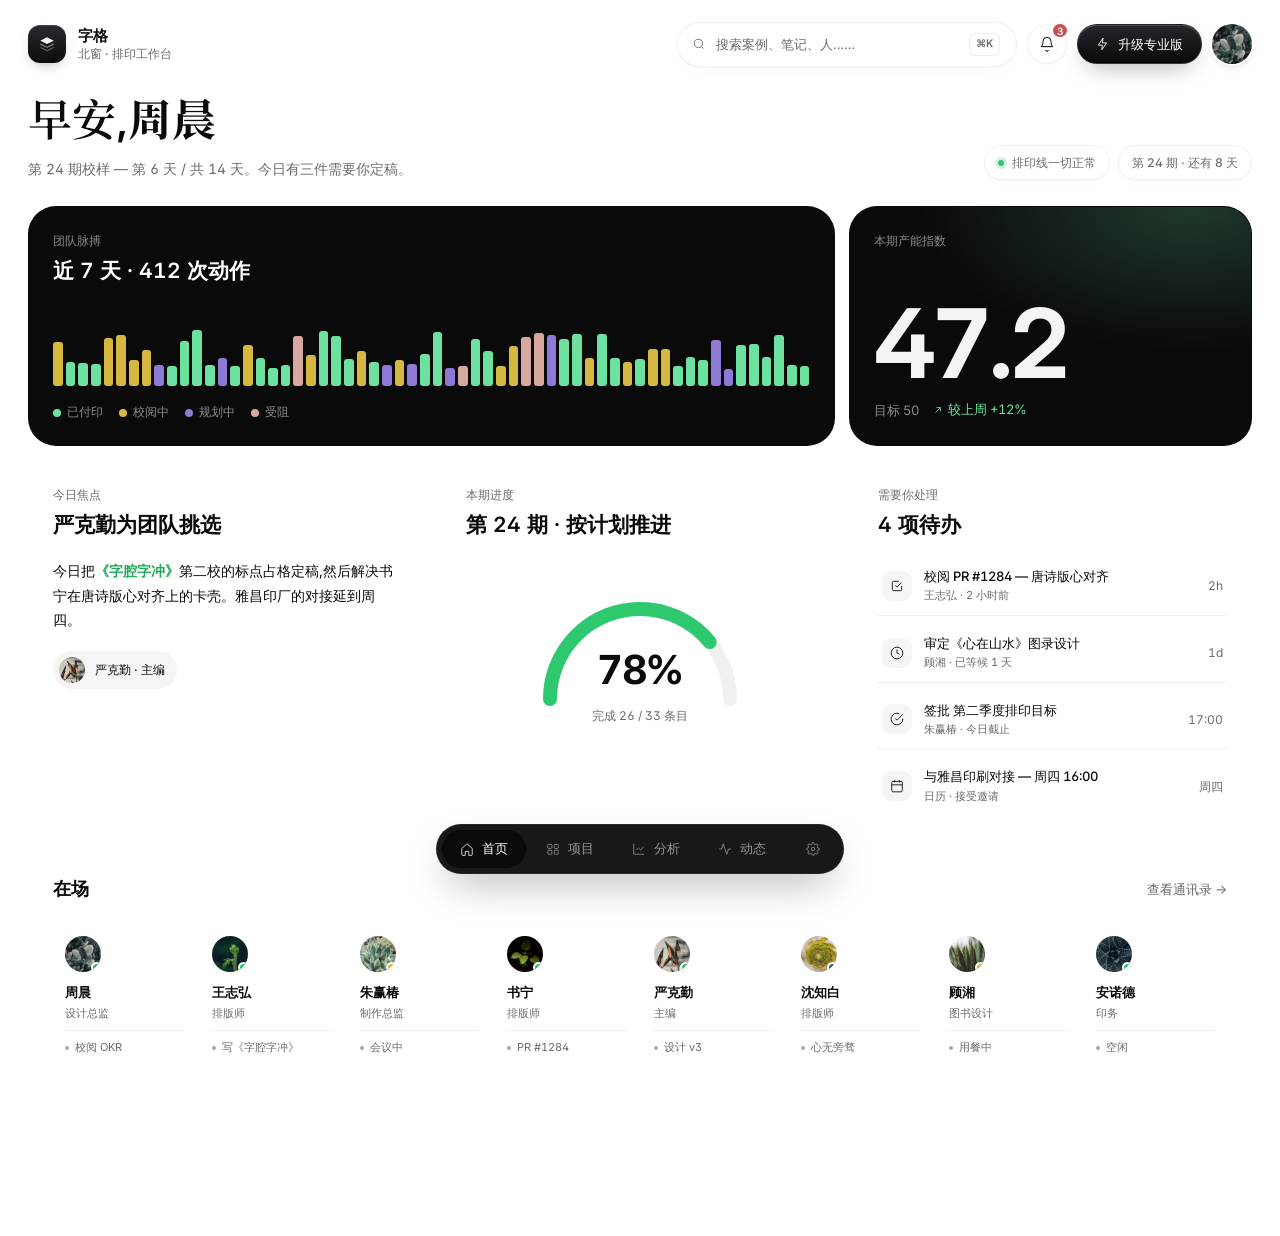
<file: skills/design/design-templates/dashboard/stack-dashboard-zh.html>
<!DOCTYPE html>
<html lang="zh-CN">
<head>
<meta charset="UTF-8" />
<meta name="viewport" content="width=1280, initial-scale=1" />
<title>字格 — 中文排印工作台</title>
<link rel="preconnect" href="https://fonts.googleapis.com" />
<link rel="preconnect" href="https://fonts.gstatic.com" crossorigin />
<link href="https://fonts.googleapis.com/css2?family=Inter:wght@400;500;600;700;800&family=Noto+Serif+SC:wght@400;500;600;700;900&display=swap" rel="stylesheet" />
<style>
  * { margin: 0; padding: 0; box-sizing: border-box; }

  :root {
    --bg: #ffffff;
    --bg-soft: #f5f5f5;
    --card: #ffffff;
    --card-dark: #0a0a0a;
    --card-dark-2: #141414;
    --text: #0a0a0a;
    --text-mute: #6b6b6f;
    --text-faint: #a8a8ac;
    --text-light: #f4f4f5;
    --text-light-mute: #8a8a92;
    --border: rgba(15, 15, 18, 0.06);
    --border-strong: rgba(15, 15, 18, 0.12);
    --border-dark: rgba(255, 255, 255, 0.08);

    --green: #6de2a0;
    --green-deep: #2ec96f;
    --orange: #2ec96f;
    --orange-deep: #1faa58;
    --purple: #8e7ad6;
    --pink: #c46b78;
    --rose-soft: #d6a89e;
    --mint: #6dccae;
    --sand: #b89a78;
    --yellow: #d6b840;
    --blue: #7ab0d6;
    --red: #c45252;
    --ink: #0a0a0a;

    --glass-bg: rgba(255, 255, 255, 0.7);
    --glass-bg-strong: rgba(255, 255, 255, 0.85);
    --glass-border: rgba(15, 15, 18, 0.06);
    --glass-hi: inset 0 1px 0 rgba(255, 255, 255, 0.9);
    --glass-shadow: 0 1px 2px rgba(15, 15, 18, 0.03), 0 8px 24px -14px rgba(15, 15, 18, 0.08);

    --r-lg: 28px;
    --r-md: 20px;
    --r-sm: 14px;
    --r-xs: 10px;

    /* 中文字体栈 — Latin 在前,CJK 在后,让数字与英文走 Inter */
    --font-sans: 'Inter', -apple-system, BlinkMacSystemFont, 'PingFang SC', 'MiSans',
                 'HarmonyOS Sans SC', 'Source Han Sans SC', 'Noto Sans CJK SC',
                 'Microsoft YaHei UI', sans-serif;
    /* 出版物气质的标题 — 走宋体 */
    --font-serif: 'Inter', 'Helvetica Neue', 'Songti SC', 'Source Han Serif SC',
                  'Noto Serif SC', 'Noto Serif CJK SC', 'STSong', serif;
  }

  html, body {
    background: var(--bg);
    color: var(--text);
    font-family: var(--font-sans);
    font-feature-settings: 'cv11', 'ss01', 'ss03', 'tnum';
    -webkit-font-smoothing: antialiased;
    min-height: 100vh;
    overflow-x: hidden;
    /* 中文不要把字挤在一起 */
    letter-spacing: 0;
    line-height: 1.6;
  }

  /* 数字、英文走 tabular nums 让对齐稳定 */
  .num, [data-count], .metric-num, .chart-num, .num-card .big,
  .gauge .value .big, .proj-ring text, .pill, .due, .when {
    font-variant-numeric: tabular-nums;
  }

  body::before { content: none; }

  .app {
    position: relative;
    z-index: 1;
    max-width: 1360px;
    margin: 0 auto;
    padding: 22px 28px 140px;
  }

  /* ===================== TOPBAR ===================== */
  .topbar {
    display: flex;
    align-items: center;
    justify-content: space-between;
    margin-bottom: 28px;
  }
  .brand {
    display: flex;
    align-items: center;
    gap: 12px;
    font-weight: 700;
    font-size: 17px;
  }
  .brand-mark {
    width: 38px; height: 38px;
    border-radius: 12px;
    background: linear-gradient(180deg, #2a2a30, #0c0c0e);
    color: white;
    display: grid; place-items: center;
    font-weight: 700;
    font-size: 15px;
    box-shadow:
      inset 0 1px 0 rgba(255, 255, 255, 0.12),
      0 6px 14px -6px rgba(15, 15, 18, 0.35);
  }
  .brand-meta {
    display: flex; flex-direction: column; line-height: 1.2; gap: 2px;
  }
  .brand-meta strong { font-size: 15px; font-weight: 600; }
  .brand-meta small {
    color: var(--text-mute);
    font-size: 12px;
    font-weight: 500;
  }

  .top-actions { display: flex; align-items: center; gap: 10px; }
  .search {
    background: var(--glass-bg);
    backdrop-filter: blur(20px) saturate(160%);
    -webkit-backdrop-filter: blur(20px) saturate(160%);
    border: 1px solid var(--glass-border);
    border-radius: 999px;
    padding: 10px 16px 10px 14px;
    display: flex; align-items: center; gap: 10px;
    width: 340px; color: var(--text-mute); font-size: 13px;
    box-shadow: var(--glass-hi), var(--glass-shadow);
    transition: border-color 0.2s, box-shadow 0.2s;
  }
  .search:hover { border-color: rgba(255,255,255,0.85); }
  .search input {
    flex: 1; border: 0; outline: 0; background: transparent;
    font: inherit; color: var(--text);
  }
  .search input::placeholder { color: var(--text-mute); }
  .search kbd {
    font-family: 'Inter', sans-serif;
    font-size: 10.5px; font-weight: 600;
    color: var(--text-mute);
    border: 1px solid rgba(15,15,18,0.08);
    background: rgba(255,255,255,0.6);
    padding: 2px 6px; border-radius: 6px;
    box-shadow: inset 0 1px 0 rgba(255,255,255,0.8);
  }

  .icon-btn {
    width: 40px; height: 40px;
    border-radius: 50%;
    background: var(--glass-bg);
    backdrop-filter: blur(20px) saturate(160%);
    -webkit-backdrop-filter: blur(20px) saturate(160%);
    border: 1px solid var(--glass-border);
    display: grid; place-items: center;
    cursor: pointer;
    color: var(--text);
    box-shadow: var(--glass-hi), var(--glass-shadow);
    transition: transform 0.2s, box-shadow 0.2s;
    position: relative;
  }
  .icon-btn:hover { transform: translateY(-1px); box-shadow: var(--glass-hi), 0 14px 30px -14px rgba(15,15,18,0.2); }
  .icon-btn .dot {
    position: absolute; top: -3px; right: -3px;
    min-width: 17px; height: 17px;
    padding: 0 4px;
    border-radius: 999px;
    background: var(--red);
    color: white;
    font-size: 10px;
    font-weight: 600;
    display: grid; place-items: center;
    border: 2px solid white;
    line-height: 1;
    font-family: 'Inter', sans-serif;
  }

  .upgrade {
    border: 1px solid rgba(255,255,255,0.08);
    background: linear-gradient(180deg, #26262b, #0a0a0c);
    color: white;
    padding: 0 18px; height: 40px; border-radius: 999px;
    font: inherit; font-size: 13px; font-weight: 500;
    cursor: pointer; display: inline-flex; align-items: center; gap: 8px;
    box-shadow:
      inset 0 1px 0 rgba(255,255,255,0.18),
      inset 0 -1px 0 rgba(0,0,0,0.5),
      0 10px 24px -10px rgba(15,15,18,0.4);
    transition: transform 0.2s, box-shadow 0.2s;
  }
  .upgrade:hover { transform: translateY(-1px); }

  .avatar {
    width: 40px; height: 40px; border-radius: 50%;
    background-image: url('[data-uri]');
    background-size: cover; background-position: center;
    box-shadow:
      0 0 0 2px rgba(255,255,255,0.9),
      0 4px 10px -2px rgba(15,15,18,0.15);
  }

  /* ===================== GREET ===================== */
  .greet {
    display: flex; justify-content: space-between; align-items: end;
    margin-bottom: 26px;
    gap: 24px;
  }
  /* 大标题:用宋体取得出版物气质;字号比英文版小,因为中文同字号更"重" */
  .greet h1 {
    font-family: var(--font-serif);
    font-size: 44px;
    font-weight: 600;
    letter-spacing: 0;   /* 关键:中文不要负字距 */
    line-height: 1.15;
  }
  .greet h1 .accent {
    /* 与主标题一致;若想强调,用 font-weight 而非颜色 */
    font-weight: 700;
  }
  .greet p {
    color: var(--text-mute);
    font-size: 14px;
    margin-top: 12px;
    max-width: 32em;       /* 中文行长 ≤ 32 字 */
    line-height: 1.65;
  }
  .greet-meta {
    display: flex; gap: 8px; align-items: center;
    color: var(--text-mute); font-size: 13px;
    flex-shrink: 0;
  }
  .pill {
    background: var(--glass-bg);
    backdrop-filter: blur(20px) saturate(160%);
    -webkit-backdrop-filter: blur(20px) saturate(160%);
    border: 1px solid var(--glass-border);
    border-radius: 999px;
    padding: 7px 13px;
    display: inline-flex; align-items: center; gap: 8px;
    font-size: 12px; font-weight: 500;
    box-shadow: var(--glass-hi), var(--glass-shadow);
  }
  .pill .swatch {
    width: 6px; height: 6px; border-radius: 50%;
    background: var(--green-deep);
    box-shadow: 0 0 0 3px rgba(52, 168, 101, 0.18);
  }

  /* ===================== VIEW SWITCH ===================== */
  .view { display: none; }
  .view.active {
    display: block;
    animation: viewIn 0.45s cubic-bezier(0.16, 1, 0.3, 1);
  }
  @keyframes viewIn {
    from { opacity: 0; transform: translateY(8px); }
    to { opacity: 1; transform: translateY(0); }
  }

  /* ===================== GRID ===================== */
  .grid { display: grid; gap: 14px; }
  .row-hero { grid-template-columns: 2fr 1fr; }
  .row-3 { grid-template-columns: repeat(3, 1fr); }
  .row-4 { grid-template-columns: repeat(4, 1fr); }
  .row-12 { grid-template-columns: repeat(12, 1fr); }
  .mt { margin-top: 14px; }

  /* ===================== CARD ===================== */
  .card {
    background: var(--card);
    border-radius: var(--r-lg);
    padding: 24px;
    position: relative;
    overflow: hidden;
    border: 1px solid transparent;
    transition: transform 0.5s cubic-bezier(0.16, 1, 0.3, 1), opacity 0.5s cubic-bezier(0.16, 1, 0.3, 1), box-shadow 0.4s;
    opacity: 0;
    transform: translateY(14px);
  }
  .card.in {
    opacity: 1;
    transform: translateY(0);
    transition-delay: var(--d, 0ms);
  }
  .card:hover {
    box-shadow: 0 24px 60px -28px rgba(15, 15, 18, 0.18);
  }
  .card.dark {
    background: var(--card-dark);
    color: var(--text-light);
  }
  .card.dark:hover {
    box-shadow: 0 24px 60px -28px rgba(0, 0, 0, 0.5);
  }
  .eyebrow {
    font-size: 12px;
    color: var(--text-mute); font-weight: 500;
    margin-bottom: 6px;
    letter-spacing: 0;
  }
  .card.dark .eyebrow { color: var(--text-light-mute); }
  .card-title {
    font-size: 21px; font-weight: 600;
    letter-spacing: 0;
    line-height: 1.35;
  }
  .card-title.lg { font-size: 28px; }

  /* ===================== HERO: PULSE BAR ===================== */
  .pulse-card { min-height: 240px; display: flex; flex-direction: column; }
  .pulse-bar {
    display: flex; gap: 3px; height: 56px;
    align-items: end; margin-top: auto;
  }
  .pulse-bar .seg {
    flex: 1; min-width: 4px;
    border-radius: 3px;
    transform-origin: bottom; transform: scaleY(0);
    background: rgba(255, 255, 255, 0.08);
  }
  .pulse-bar.run .seg {
    animation: segIn 0.45s cubic-bezier(0.16, 1, 0.3, 1) forwards;
    animation-delay: var(--d, 0ms);
  }
  @keyframes segIn { to { transform: scaleY(1); } }
  .pulse-legend {
    display: flex; gap: 16px; margin-top: 16px;
    color: var(--text-light-mute); font-size: 12px;
  }
  .pulse-legend .dot {
    width: 8px; height: 8px; border-radius: 50%;
    display: inline-block; margin-right: 6px; vertical-align: middle;
  }

  /* ===================== HERO: BIG NUMBER ===================== */
  .num-card {
    background: var(--card-dark);
    min-height: 240px; display: flex; flex-direction: column;
    position: relative;
    overflow: hidden;
  }
  .num-card::after {
    content: '';
    position: absolute; inset: 0;
    background: radial-gradient(420px 220px at 85% 0%, rgba(109, 226, 160, 0.22), transparent 65%);
    pointer-events: none;
  }
  .num-card > * { position: relative; z-index: 1; }
  .num-card .big {
    font-family: 'Inter', sans-serif;   /* 数字走 Inter */
    font-size: 96px; font-weight: 700;
    letter-spacing: -0.05em; line-height: 0.95;
    margin-top: auto;
  }
  .num-card .sub {
    color: var(--text-light-mute);
    font-size: 13px; margin-top: 10px;
  }
  .num-card .trend {
    display: inline-flex; align-items: center; gap: 4px;
    color: var(--green); margin-left: 10px;
  }

  /* ===================== FOCUS / NOTE CARD ===================== */
  .note .author {
    display: flex; align-items: center; gap: 10px; margin-top: 18px;
    padding: 6px 12px 6px 6px;
    border-radius: 999px;
    background: var(--bg-soft);
    width: fit-content;
    font-size: 12px; font-weight: 500;
  }
  .note .author .av {
    width: 26px; height: 26px; border-radius: 50%;
    background-image: url('[data-uri]');
    background-size: cover; background-position: center;
    font-size: 0; color: transparent;
  }
  .note p {
    font-size: 14px;
    line-height: 1.75;        /* 中文段落给足行距 */
    color: var(--text);
    margin-top: 20px;
  }
  .note p .accent {
    color: var(--orange-deep);
    font-weight: 600;
  }

  /* ===================== GAUGE ===================== */
  .gauge-wrap {
    display: grid; place-items: center;
    margin-top: 20px; position: relative; height: 170px;
  }
  .gauge svg { width: 220px; height: 130px; }
  .gauge .track { stroke: rgba(15, 15, 18, 0.06); }
  .gauge .fill { stroke: var(--green-deep); transition: stroke-dashoffset 1.4s cubic-bezier(0.16, 1, 0.3, 1); }
  .gauge .value {
    position: absolute; bottom: 4px; left: 0; right: 0; text-align: center;
  }
  .gauge .value .big {
    font-family: 'Inter', sans-serif;
    font-size: 40px; font-weight: 700; letter-spacing: -0.03em;
  }
  .gauge .value .sm {
    color: var(--text-mute); font-size: 12px;
    margin-top: 4px;
  }

  /* ===================== ACTION LIST ===================== */
  .alist { display: flex; flex-direction: column; gap: 8px; margin-top: 18px; }
  .arow {
    display: flex; align-items: center; gap: 12px;
    padding: 10px 4px;
    border-bottom: 1px solid var(--border);
  }
  .arow:last-child { border-bottom: 0; }
  .arow .ico {
    width: 30px; height: 30px; border-radius: 9px;
    display: grid; place-items: center;
    flex-shrink: 0;
    background: rgba(15, 15, 18, 0.04);
    color: var(--text);
  }
  .arow .ico.o, .arow .ico.p, .arow .ico.g, .arow .ico.k {
    background: rgba(15, 15, 18, 0.04);
    color: var(--text);
  }
  .arow .meta { flex: 1; min-width: 0; }
  .arow .meta .t {
    font-size: 13px; font-weight: 500;
    overflow: hidden; text-overflow: ellipsis; white-space: nowrap;
    line-height: 1.4;
  }
  .arow .meta .s {
    font-size: 11px; color: var(--text-mute); margin-top: 2px;
  }
  .arow .when { font-size: 12px; color: var(--text-mute); flex-shrink: 0; }

  /* ===================== TEAM ROW ===================== */
  .teamrow {
    display: grid; grid-template-columns: repeat(8, 1fr); gap: 4px;
    margin-top: 18px;
  }
  .person {
    padding: 14px 12px;
    border-radius: var(--r-md);
    transition: background 0.2s;
    cursor: pointer;
  }
  .person:hover { background: var(--bg-soft); }
  .person .av {
    width: 36px; height: 36px; border-radius: 50%;
    display: grid; place-items: center;
    color: white; font-size: 13px; font-weight: 600;
    position: relative;
  }
  .person .av .st {
    position: absolute; bottom: -1px; right: -1px;
    width: 11px; height: 11px; border-radius: 50%;
    border: 2px solid var(--card);
  }
  .person .n { font-size: 13px; font-weight: 600; margin-top: 10px; }
  .person .r { font-size: 11px; color: var(--text-mute); margin-top: 2px; }
  .person .now {
    font-size: 11px; color: var(--text-mute);
    margin-top: 8px; padding-top: 8px;
    border-top: 1px solid var(--border);
    display: flex; align-items: center; gap: 6px;
  }
  .person .now::before {
    content: ''; width: 4px; height: 4px; border-radius: 50%;
    background: var(--text-faint);
  }

  /* ===================== PROJECTS ===================== */
  .chiprow { display: flex; gap: 8px; margin-bottom: 14px; flex-wrap: wrap; }
  .chip {
    padding: 8px 14px;
    border-radius: 999px;
    background: var(--card);
    border: 1px solid var(--border);
    font-size: 12.5px; font-weight: 500;
    color: var(--text); cursor: pointer;
    display: inline-flex; align-items: center; gap: 8px;
    transition: background 0.2s, border-color 0.2s;
    font-family: inherit;
  }
  .chip:hover { border-color: var(--border-strong); }
  .chip.active { background: var(--card-dark); color: white; border-color: var(--card-dark); }
  .chip .ct {
    background: rgba(15, 15, 18, 0.07);
    padding: 1px 7px;
    border-radius: 999px;
    font-size: 10.5px;
    font-family: 'Inter', sans-serif;
    font-variant-numeric: tabular-nums;
  }
  .chip.active .ct { background: rgba(255, 255, 255, 0.12); }

  .proj-grid { grid-template-columns: repeat(3, 1fr); }
  .proj {
    padding: 20px;
    min-height: 230px;
    display: flex; flex-direction: column;
  }
  .proj-top {
    display: flex; align-items: start; justify-content: space-between;
  }
  .proj-cat {
    font-size: 11px; font-weight: 600;
    padding: 4px 10px; border-radius: 6px;
    color: white;
  }
  .proj-ring { width: 60px; height: 60px; flex-shrink: 0; }
  .proj-ring .track { stroke: rgba(15, 15, 18, 0.07); }
  .proj-ring text {
    font-family: 'Inter', sans-serif;
    font-size: 11px; font-weight: 700;
    fill: var(--text); text-anchor: middle;
    letter-spacing: -0.04em;
  }
  .proj-title {
    font-size: 17px; font-weight: 600;
    margin-top: 18px;
    line-height: 1.4;
  }
  .proj-sub {
    font-size: 12px; color: var(--text-mute); margin-top: 6px;
    line-height: 1.55;
  }
  .proj-foot {
    display: flex; align-items: center; justify-content: space-between;
    margin-top: auto; padding-top: 18px;
  }
  .stack { display: flex; }
  .stack .av {
    width: 24px; height: 24px; border-radius: 50%;
    border: 1.5px solid var(--card);
    margin-left: -7px;
    color: white; font-size: 10px; font-weight: 600;
    display: grid; place-items: center;
    box-shadow: 0 1px 2px rgba(15, 15, 18, 0.06);
  }
  .stack .av:first-child { margin-left: 0; }
  .stack .more {
    background: var(--bg-soft); color: var(--text-mute);
    font-size: 10px;
    font-family: 'Inter', sans-serif;
  }
  .due {
    font-size: 11.5px; color: var(--text-mute);
    display: inline-flex; align-items: center; gap: 6px;
  }

  /* ===================== ANALYTICS ===================== */
  .chart-card { min-height: 320px; }
  .chart-num {
    font-family: 'Inter', sans-serif;
    font-size: 56px; font-weight: 700; letter-spacing: -0.04em;
    line-height: 1; margin-top: 14px;
  }
  .chart-num .trend {
    font-family: var(--font-sans);
    font-size: 13px; vertical-align: middle;
    margin-left: 14px; color: var(--green-deep); font-weight: 500;
    letter-spacing: 0;
  }
  .card.dark .chart-num .trend { color: var(--green); }
  .chart-svg { width: 100%; height: 180px; margin-top: 22px; display: block; }
  .chart-area {
    fill: url(#chartGrad);
    opacity: 0;
    transition: opacity 0.6s 0.4s;
  }
  .chart-line {
    fill: none; stroke: var(--orange);
    stroke-width: 1.6; stroke-linecap: round; stroke-linejoin: round;
    stroke-dasharray: 1600;
    stroke-dashoffset: 1600;
    transition: stroke-dashoffset 1.6s cubic-bezier(0.16, 1, 0.3, 1) 0.2s;
  }
  .chart-card.in .chart-line { stroke-dashoffset: 0; }
  .chart-card.in .chart-area { opacity: 1; }

  .gauge-dark .track { stroke: rgba(255, 255, 255, 0.08); }
  .gauge-dark .fill { stroke: var(--orange); }
  .gauge-dark .value .big { color: white; }
  .gauge-dark .value .sm { color: var(--text-light-mute); }

  .metric-num {
    font-family: 'Inter', sans-serif;
    font-size: 44px; font-weight: 700; letter-spacing: -0.04em; line-height: 1;
  }
  .metric-num .u {
    font-family: var(--font-sans);
    font-size: 14px; color: var(--text-mute); font-weight: 500; margin-left: 6px;
    letter-spacing: 0;
  }
  .spark { width: 100%; height: 48px; margin-top: 18px; }
  .spark path { fill: none; stroke-width: 1.4; stroke-linecap: round; }

  .bottleneck { padding: 22px; }
  .bn-row {
    display: grid; grid-template-columns: 1fr 80px 70px;
    align-items: center; gap: 14px;
    padding: 12px 0; border-bottom: 1px solid var(--border);
    font-size: 13px;
  }
  .bn-row:last-child { border-bottom: 0; }
  .bn-row .name { font-weight: 500; line-height: 1.4; }
  .bn-row .name .s {
    display: block; font-size: 11.5px; color: var(--text-mute);
    font-weight: 400; margin-top: 3px; line-height: 1.5;
  }
  .bn-bar { background: var(--bg-soft); height: 8px; border-radius: 999px; overflow: hidden; }
  .bn-bar span {
    display: block; height: 100%; border-radius: 999px;
    width: 0; transition: width 1.2s cubic-bezier(0.16, 1, 0.3, 1);
  }
  .bn-val {
    font-family: 'Inter', sans-serif;
    text-align: right; font-weight: 600; font-variant-numeric: tabular-nums;
  }

  /* ===================== ACTIVITY ===================== */
  .activity-grid { grid-template-columns: 2fr 1fr; }
  .timeline { padding: 28px 28px 12px; }
  .tl-head {
    display: flex; align-items: center; justify-content: space-between;
    margin-bottom: 24px;
  }
  .tl-live {
    display: inline-flex; align-items: center; gap: 8px;
    font-size: 12px; color: var(--text-mute);
  }
  .tl-live .pulse {
    width: 8px; height: 8px; border-radius: 50%;
    background: var(--green-deep);
    animation: pulse 1.8s ease-in-out infinite;
  }
  @keyframes pulse {
    0%, 100% { box-shadow: 0 0 0 0 rgba(52, 209, 105, 0.5); }
    50% { box-shadow: 0 0 0 8px rgba(52, 209, 105, 0); }
  }

  .tl { position: relative; padding-left: 28px; }
  .tl::before {
    content: ''; position: absolute;
    left: 13px; top: 6px; bottom: 6px;
    width: 1px; background: var(--border);
  }
  .tl-item {
    position: relative;
    padding: 10px 0 18px;
    animation: tlIn 0.45s cubic-bezier(0.16, 1, 0.3, 1);
  }
  @keyframes tlIn {
    from { opacity: 0; transform: translateX(-8px); }
    to { opacity: 1; transform: translateX(0); }
  }
  .tl-item::before {
    content: ''; position: absolute;
    left: -22px; top: 16px;
    width: 11px; height: 11px; border-radius: 50%;
    background: var(--card);
    border: 2px solid var(--text-faint);
  }
  .tl-item.green::before { border-color: var(--green-deep); }
  .tl-item.orange::before { border-color: var(--orange); }
  .tl-item.purple::before { border-color: var(--purple); }
  .tl-item.pink::before { border-color: var(--pink); }
  .tl-item.blue::before { border-color: var(--blue); }

  .tl-row { display: flex; align-items: center; gap: 10px; font-size: 13px; }
  .tl-row .av {
    width: 28px; height: 28px; border-radius: 50%;
    color: white; display: grid; place-items: center;
    font-size: 11px; font-weight: 600; flex-shrink: 0;
  }
  .tl-row .who { font-weight: 600; }
  .tl-row .act { color: var(--text-mute); }
  .tl-row .obj { font-weight: 500; }
  .tl-row .when {
    color: var(--text-faint); font-size: 11.5px;
    margin-left: auto;
    font-family: 'Inter', sans-serif;
  }
  .tl-item .preview {
    margin-left: 38px; margin-top: 10px;
    padding: 12px 14px;
    background: var(--bg-soft);
    border-radius: 12px;
    font-size: 12.5px;
    line-height: 1.7;        /* 中文预览给足行距 */
    color: var(--text-mute);
  }
  .tl-item .preview .tag {
    display: inline-block;
    padding: 2px 8px; border-radius: 5px;
    font-size: 10.5px; font-weight: 600;
    margin-right: 8px; color: white;
    vertical-align: 1px;
  }

  .heat-card .heat {
    display: grid;
    grid-template-columns: repeat(20, 1fr);
    grid-auto-rows: 14px;
    gap: 3px;
    margin-top: 18px;
  }
  .heat .cell {
    border-radius: 3px;
    background: rgba(15, 15, 18, 0.05);
    transform: scale(0);
    animation: heatIn 0.4s cubic-bezier(0.16, 1, 0.3, 1) forwards;
  }
  @keyframes heatIn { to { transform: scale(1); } }

  .standup-card .quote {
    font-size: 14px; line-height: 1.85;    /* 引文给最足行距 */
    margin-top: 18px;
    color: var(--text);
  }
  .standup-card .quote::before {
    content: '"';
    color: var(--orange); font-size: 28px; line-height: 0;
    vertical-align: -8px; margin-right: 4px;
    font-family: var(--font-serif);
  }
  .standup-card .who {
    display: flex; align-items: center; gap: 10px; margin-top: 16px;
    font-size: 12px;
  }

  /* ===================== TABBAR ===================== */
  .tabbar {
    position: fixed;
    bottom: 26px;
    left: 50%; transform: translateX(-50%);
    background: rgba(12, 12, 14, 0.95);
    backdrop-filter: blur(24px);
    -webkit-backdrop-filter: blur(24px);
    border-radius: 999px;
    padding: 6px;
    display: flex; gap: 2px;
    box-shadow:
      0 18px 40px -12px rgba(0, 0, 0, 0.35),
      inset 0 0 0 1px rgba(255, 255, 255, 0.06);
    z-index: 100;
  }
  .tab {
    padding: 10px 18px;
    border-radius: 999px;
    color: rgba(255, 255, 255, 0.55);
    font-size: 13px; font-weight: 500;
    cursor: pointer;
    display: inline-flex; align-items: center; gap: 8px;
    transition: color 0.2s, background 0.25s;
    background: transparent;
    border: 0;
    font-family: inherit;
    letter-spacing: 0;
  }
  .tab svg { opacity: 0.9; }
  .tab:hover { color: white; }
  .tab.active { color: white; background: var(--text); }
  .tab.active svg path,
  .tab.active svg circle,
  .tab.active svg rect { stroke: white; }
  .tab .sep {
    width: 1px; height: 18px; background: rgba(255,255,255,0.1); margin: 0 4px;
  }

  /* ===================== UTIL ===================== */
  .row-meta {
    display: flex; align-items: center; justify-content: space-between;
    margin-bottom: 14px;
  }
  .row-meta h2 {
    font-size: 18px; font-weight: 600;
    letter-spacing: 0;
  }
  .row-meta a {
    color: var(--text-mute); font-size: 13px; text-decoration: none;
  }
  .row-meta a:hover { color: var(--text); }

  /* 头像 — 真实人像 portrait */
  .av-1, .av-2, .av-3, .av-4, .av-5, .av-6, .av-7, .av-8 {
    background-size: cover !important;
    background-position: center !important;
    background-repeat: no-repeat;
    color: transparent;
    font-size: 0 !important;
    text-indent: -9999px;
    overflow: hidden;
  }
  /* 头像 — 植物特写 / botanical close-ups (Pexels) */
  .av-1 { background-image: url('[data-uri]'); } /* 周晨 · 银叶植物 */
  .av-2 { background-image: url('[data-uri]'); } /* 王志弘 · 嫩芽 */
  .av-3 { background-image: url('[data-uri]'); } /* 朱赢椿 · 多肉莲座 */
  .av-4 { background-image: url('[data-uri]'); } /* 书宁 · 薄荷叶 */
  .av-5 { background-image: url('[data-uri]'); } /* 严克勤 · 干荚 */
  .av-6 { background-image: url('[data-uri]'); } /* 沈知白 · 螺旋多肉 */
  .av-7 { background-image: url('[data-uri]'); } /* 顾湘 · 龙舌兰 */
  .av-8 { background-image: url('[data-uri]'); } /* 安诺德 · 哈沃尔西亚 */

  .av-1 .st, .av-2 .st, .av-3 .st, .av-4 .st,
  .av-5 .st, .av-6 .st, .av-7 .st, .av-8 .st {
    text-indent: 0; font-size: 11px;
  }

  .bg-green { background: var(--green-deep); }
  .bg-orange { background: var(--orange-deep); }
  .bg-purple { background: var(--purple); }
  .bg-pink { background: var(--pink); }
  .bg-blue { background: var(--blue); }
  .bg-yellow { background: var(--yellow); color: var(--text) !important; }
  .bg-red { background: var(--red); }
  .bg-slate { background: #475569; }
  .bg-ink { background: var(--ink); }

</style>
</head>
<body>
  <div class="app">

    <!-- TOPBAR -->
    <header class="topbar">
      <div class="brand">
        <div class="brand-mark" aria-label="字格">
          <svg width="18" height="18" viewBox="0 0 24 24" fill="none">
            <path d="M12 3 3 7.5l9 4.5 9-4.5L12 3z" fill="#ffffff" fill-opacity="0.95"/>
            <path d="M3 12l9 4.5 9-4.5" stroke="#ffffff" stroke-opacity="0.55" stroke-width="1.4" stroke-linejoin="round"/>
            <path d="M3 16.5L12 21l9-4.5" stroke="#ffffff" stroke-opacity="0.35" stroke-width="1.4" stroke-linejoin="round"/>
          </svg>
        </div>
        <div class="brand-meta">
          <strong>字格</strong>
          <small>北窗 · 排印工作台</small>
        </div>
      </div>
      <div class="top-actions">
        <div class="search">
          <svg width="14" height="14" viewBox="0 0 24 24" fill="none" stroke="currentColor" stroke-width="1.5"><circle cx="11" cy="11" r="7"/><path d="m20 20-3-3"/></svg>
          <input placeholder="搜索案例、笔记、人……" />
          <kbd>⌘K</kbd>
        </div>
        <button class="icon-btn" aria-label="通知">
          <svg width="16" height="16" viewBox="0 0 24 24" fill="none" stroke="currentColor" stroke-width="1.5"><path d="M6 8a6 6 0 1 1 12 0c0 7 3 8 3 8H3s3-1 3-8"/><path d="M10 21a2 2 0 0 0 4 0"/></svg>
          <span class="dot">3</span>
        </button>
        <button class="upgrade">
          <svg width="14" height="14" viewBox="0 0 24 24" fill="none" stroke="currentColor" stroke-width="1.5"><path d="M12 2 4 14h7l-1 8 8-12h-7l1-8z"/></svg>
          升级专业版
        </button>
        <div class="avatar" aria-label="周晨"></div>
      </div>
    </header>

    <!-- ================================= HOME 首页 ================================= -->
    <section class="view active" data-view="home">

      <div class="greet">
        <div>
          <h1>早安,<span class="accent">周晨</span></h1>
          <p>第 24 期校样 — 第 6 天 / 共 14 天。今日有三件需要你定稿。</p>
        </div>
        <div class="greet-meta">
          <span class="pill"><span class="swatch"></span>排印线一切正常</span>
          <span class="pill">第 24 期 · 还有 8 天</span>
        </div>
      </div>

      <!-- HERO -->
      <div class="grid row-hero">
        <article class="card dark pulse-card" style="--d:0ms">
          <div class="eyebrow">团队脉搏</div>
          <h2 class="card-title" style="color:white">近 7 天 · 412 次动作</h2>
          <div class="pulse-bar" id="pulseBar"></div>
          <div class="pulse-legend">
            <span><span class="dot" style="background:var(--green)"></span>已付印</span>
            <span><span class="dot" style="background:var(--yellow)"></span>校阅中</span>
            <span><span class="dot" style="background:var(--purple)"></span>规划中</span>
            <span><span class="dot" style="background:var(--rose-soft)"></span>受阻</span>
          </div>
        </article>

        <article class="card dark num-card" style="--d:80ms">
          <div class="eyebrow">本期产能指数</div>
          <div class="big" data-count="47.2" data-decimals="1">0.0</div>
          <div class="sub">
            目标 50
            <span class="trend">
              <svg width="12" height="12" viewBox="0 0 24 24" fill="none" stroke="currentColor" stroke-width="1.6"><path d="m7 17 10-10M17 7H9m8 0v8"/></svg>
              较上周 +12%
            </span>
          </div>
        </article>
      </div>

      <!-- ROW 2 -->
      <div class="grid row-3 mt">
        <article class="card note" style="--d:160ms">
          <div class="eyebrow">今日焦点</div>
          <h3 class="card-title">严克勤为团队挑选</h3>
          <p>
            今日把<span class="accent">《字腔字冲》</span>第二校的标点占格定稿,然后解决书宁在唐诗版心对齐上的卡壳。雅昌印厂的对接延到周四。
          </p>
          <div class="author">
            <div class="av">严</div>
            严克勤 · 主编
          </div>
        </article>

        <article class="card" style="--d:200ms">
          <div class="eyebrow">本期进度</div>
          <h3 class="card-title">第 24 期 · 按计划推进</h3>
          <div class="gauge-wrap gauge">
            <svg viewBox="0 0 220 130">
              <path class="track" d="M20 120 A90 90 0 0 1 200 120" fill="none" stroke-width="14" stroke-linecap="round"/>
              <path class="fill" d="M20 120 A90 90 0 0 1 200 120" fill="none" stroke-width="14" stroke-linecap="round"
                stroke-dasharray="283" stroke-dashoffset="283" data-target="78"/>
            </svg>
            <div class="value">
              <div class="big" data-count="78" data-suffix="%">0%</div>
              <div class="sm">完成 26 / 33 条目</div>
            </div>
          </div>
        </article>

        <article class="card" style="--d:240ms">
          <div class="eyebrow">需要你处理</div>
          <h3 class="card-title">4 项待办</h3>
          <div class="alist">
            <div class="arow">
              <div class="ico o">
                <svg width="14" height="14" viewBox="0 0 24 24" fill="none" stroke="currentColor" stroke-width="1.5"><path d="M9 11l3 3 8-8"/><path d="M20 12v6a2 2 0 0 1-2 2H6a2 2 0 0 1-2-2V6a2 2 0 0 1 2-2h9"/></svg>
              </div>
              <div class="meta">
                <div class="t">校阅 PR #1284 — 唐诗版心对齐</div>
                <div class="s">王志弘 · 2 小时前</div>
              </div>
              <div class="when">2h</div>
            </div>
            <div class="arow">
              <div class="ico p">
                <svg width="14" height="14" viewBox="0 0 24 24" fill="none" stroke="currentColor" stroke-width="1.5"><circle cx="12" cy="12" r="10"/><path d="M12 6v6l4 2"/></svg>
              </div>
              <div class="meta">
                <div class="t">审定《心在山水》图录设计</div>
                <div class="s">顾湘 · 已等候 1 天</div>
              </div>
              <div class="when">1d</div>
            </div>
            <div class="arow">
              <div class="ico g">
                <svg width="14" height="14" viewBox="0 0 24 24" fill="none" stroke="currentColor" stroke-width="1.5"><path d="M22 11.08V12a10 10 0 1 1-5.93-9.14"/><path d="m9 11 3 3L22 4"/></svg>
              </div>
              <div class="meta">
                <div class="t">签批 第二季度排印目标</div>
                <div class="s">朱赢椿 · 今日截止</div>
              </div>
              <div class="when">17:00</div>
            </div>
            <div class="arow">
              <div class="ico k">
                <svg width="14" height="14" viewBox="0 0 24 24" fill="none" stroke="currentColor" stroke-width="1.5"><rect x="3" y="4" width="18" height="18" rx="2"/><path d="M16 2v4M8 2v4M3 10h18"/></svg>
              </div>
              <div class="meta">
                <div class="t">与雅昌印刷对接 — 周四 16:00</div>
                <div class="s">日历 · 接受邀请</div>
              </div>
              <div class="when">周四</div>
            </div>
          </div>
        </article>
      </div>

      <!-- ROW 3 — TEAM -->
      <div class="grid mt" style="grid-template-columns: 1fr;">
        <article class="card" style="--d:300ms">
          <div class="row-meta" style="margin: -4px 0 0;">
            <h2>在场</h2>
            <a href="#">查看通讯录 →</a>
          </div>
          <div class="teamrow">
            <div class="person"><div class="av av-1">周<span class="st bg-green"></span></div><div class="n">周晨</div><div class="r">设计总监</div><div class="now">校阅 OKR</div></div>
            <div class="person"><div class="av av-2">王<span class="st bg-green"></span></div><div class="n">王志弘</div><div class="r">排版师</div><div class="now">写《字腔字冲》</div></div>
            <div class="person"><div class="av av-3">朱<span class="st bg-yellow"></span></div><div class="n">朱赢椿</div><div class="r">制作总监</div><div class="now">会议中</div></div>
            <div class="person"><div class="av av-4">书<span class="st bg-green"></span></div><div class="n">书宁</div><div class="r">排版师</div><div class="now">PR #1284</div></div>
            <div class="person"><div class="av av-5">严<span class="st bg-green"></span></div><div class="n">严克勤</div><div class="r">主编</div><div class="now">设计 v3</div></div>
            <div class="person"><div class="av av-6">沈<span class="st bg-slate"></span></div><div class="n">沈知白</div><div class="r">排版师</div><div class="now">心无旁骛</div></div>
            <div class="person"><div class="av av-7">顾<span class="st bg-yellow"></span></div><div class="n">顾湘</div><div class="r">图书设计</div><div class="now">用餐中</div></div>
            <div class="person"><div class="av av-8">安<span class="st bg-green"></span></div><div class="n">安诺德</div><div class="r">印务</div><div class="now">空闲</div></div>
          </div>
        </article>
      </div>
    </section>

    <!-- ================================= PROJECTS 项目 ================================= -->
    <section class="view" data-view="projects">
      <div class="greet">
        <div>
          <h1>案例 <span class="accent">进行中</span></h1>
          <p>14 个项目跨 4 个工种 · 本周 3 个付印。</p>
        </div>
        <div class="greet-meta">
          <button class="upgrade" style="background:var(--glass-bg-strong);color:var(--text);border:1px solid var(--glass-border);backdrop-filter:blur(20px) saturate(160%);-webkit-backdrop-filter:blur(20px) saturate(160%);box-shadow:var(--glass-hi),var(--glass-shadow)">
            <svg width="14" height="14" viewBox="0 0 24 24" fill="none" stroke="currentColor" stroke-width="1.5"><path d="M5 12h14M12 5v14"/></svg>
            新建项目
          </button>
        </div>
      </div>

      <div class="chiprow">
        <button class="chip active">全部 <span class="ct">14</span></button>
        <button class="chip">进行中 <span class="ct">8</span></button>
        <button class="chip">校阅中 <span class="ct">3</span></button>
        <button class="chip">即将付印 <span class="ct">2</span></button>
        <button class="chip">受阻 <span class="ct">1</span></button>
      </div>

      <div class="grid proj-grid">
        <!-- 6 项目 -->
        <article class="card proj" style="--d:0ms">
          <div class="proj-top">
            <div><span class="proj-cat bg-ink">杂志</span></div>
            <svg class="proj-ring" viewBox="0 0 36 36">
              <circle class="track" cx="18" cy="18" r="15.9" fill="none" stroke-width="3"/>
              <circle class="ring-fill" cx="18" cy="18" r="15.9" fill="none" stroke="var(--text)" stroke-width="3" stroke-linecap="round"
                stroke-dasharray="100" stroke-dashoffset="100" data-pct="74" transform="rotate(-90 18 18)"/>
              <text x="18" y="22">74%</text>
            </svg>
          </div>
          <div class="proj-title">《书籍设计》第 16 期</div>
          <div class="proj-sub">195×285mm · 1.5pt 模数 · 14/19 条目 · 本周送印</div>
          <div class="proj-foot">
            <div class="stack">
              <div class="av av-1">周</div><div class="av av-5">严</div><div class="av av-4">书</div><div class="av more">+2</div>
            </div>
            <span class="due">5 月 30 日付印</span>
          </div>
        </article>

        <article class="card proj" style="--d:60ms">
          <div class="proj-top">
            <div><span class="proj-cat bg-purple">字体专著</span></div>
            <svg class="proj-ring" viewBox="0 0 36 36">
              <circle class="track" cx="18" cy="18" r="15.9" fill="none" stroke-width="3"/>
              <circle class="ring-fill" cx="18" cy="18" r="15.9" fill="none" stroke="var(--purple)" stroke-width="3" stroke-linecap="round"
                stroke-dasharray="100" stroke-dashoffset="100" data-pct="42" transform="rotate(-90 18 18)"/>
              <text x="18" y="22">42%</text>
            </svg>
          </div>
          <div class="proj-title">《字腔字冲》</div>
          <div class="proj-sub">400×630pt · 2pt 模数 · 第二校排印中</div>
          <div class="proj-foot">
            <div class="stack">
              <div class="av av-4">书</div><div class="av av-6">沈</div><div class="av av-2">王</div>
            </div>
            <span class="due">第 25 期</span>
          </div>
        </article>

        <article class="card proj" style="--d:120ms">
          <div class="proj-top">
            <div><span class="proj-cat bg-green">字体册</span></div>
            <svg class="proj-ring" viewBox="0 0 36 36">
              <circle class="track" cx="18" cy="18" r="15.9" fill="none" stroke-width="3"/>
              <circle class="ring-fill" cx="18" cy="18" r="15.9" fill="none" stroke="var(--green-deep)" stroke-width="3" stroke-linecap="round"
                stroke-dasharray="100" stroke-dashoffset="100" data-pct="91" transform="rotate(-90 18 18)"/>
              <text x="18" y="22">91%</text>
            </svg>
          </div>
          <div class="proj-title">《汉仪玄宋字体册》</div>
          <div class="proj-sub">64 页 · 6 种纸张 · 字体特征 + 全字重 · 等签字</div>
          <div class="proj-foot">
            <div class="stack">
              <div class="av av-7">顾</div><div class="av av-5">严</div>
            </div>
            <span class="due">下周一付印</span>
          </div>
        </article>

        <article class="card proj" style="--d:180ms">
          <div class="proj-top">
            <div><span class="proj-cat bg-blue">古籍</span></div>
            <svg class="proj-ring" viewBox="0 0 36 36">
              <circle class="track" cx="18" cy="18" r="15.9" fill="none" stroke-width="3"/>
              <circle class="ring-fill" cx="18" cy="18" r="15.9" fill="none" stroke="var(--blue)" stroke-width="3" stroke-linecap="round"
                stroke-dasharray="100" stroke-dashoffset="100" data-pct="58" transform="rotate(-90 18 18)"/>
              <text x="18" y="22">58%</text>
            </svg>
          </div>
          <div class="proj-title">《唐诗名句类选笺释辑评》</div>
          <div class="proj-sub">405×648pt · 0.5pt 模数 · 篇章页大字 120pt 定稿</div>
          <div class="proj-foot">
            <div class="stack">
              <div class="av av-6">沈</div><div class="av av-8">安</div><div class="av av-2">王</div>
            </div>
            <span class="due">第 25 期</span>
          </div>
        </article>

        <article class="card proj" style="--d:240ms">
          <div class="proj-top">
            <div><span class="proj-cat bg-pink">主题书</span></div>
            <svg class="proj-ring" viewBox="0 0 36 36">
              <circle class="track" cx="18" cy="18" r="15.9" fill="none" stroke-width="3"/>
              <circle class="ring-fill" cx="18" cy="18" r="15.9" fill="none" stroke="var(--pink)" stroke-width="3" stroke-linecap="round"
                stroke-dasharray="100" stroke-dashoffset="100" data-pct="23" transform="rotate(-90 18 18)"/>
              <text x="18" y="22">23%</text>
            </svg>
          </div>
          <div class="proj-title">《陌上问蚕》</div>
          <div class="proj-sub">636 页 · 裸背折页 · 曲线排印试样中</div>
          <div class="proj-foot">
            <div class="stack">
              <div class="av av-3">朱</div><div class="av av-7">顾</div>
            </div>
            <span class="due">第三季度</span>
          </div>
        </article>

        <article class="card proj" style="--d:300ms">
          <div class="proj-top">
            <div><span class="proj-cat bg-red">受阻</span></div>
            <svg class="proj-ring" viewBox="0 0 36 36">
              <circle class="track" cx="18" cy="18" r="15.9" fill="none" stroke-width="3"/>
              <circle class="ring-fill" cx="18" cy="18" r="15.9" fill="none" stroke="var(--red)" stroke-width="3" stroke-linecap="round"
                stroke-dasharray="100" stroke-dashoffset="100" data-pct="38" transform="rotate(-90 18 18)"/>
              <text x="18" y="22">38%</text>
            </svg>
          </div>
          <div class="proj-title">《心在山水》图录</div>
          <div class="proj-sub">300 页 · 7 种纸张 · 等雅昌印厂回稿 · 周四对接</div>
          <div class="proj-foot">
            <div class="stack">
              <div class="av av-1">周</div><div class="av av-8">安</div>
            </div>
            <span class="due" style="color:var(--red)">受阻 3 天</span>
          </div>
        </article>
      </div>
    </section>

    <!-- ================================= ANALYTICS 分析 ================================= -->
    <section class="view" data-view="analytics">
      <div class="greet">
        <div>
          <h1>排印 <span class="accent">度量</span></h1>
          <p>字号节奏、模数体系,以及当下的瓶颈所在。</p>
        </div>
        <div class="greet-meta">
          <span class="pill">近 30 天</span>
          <span class="pill">全部项目</span>
        </div>
      </div>

      <div class="grid row-hero">
        <article class="card dark chart-card" style="--d:0ms">
          <div class="eyebrow">吞吐量</div>
          <h2 class="card-title" style="color:white">每周付印条目</h2>
          <div class="chart-num">
            <span data-count="186">0</span><span class="trend">较上月 +24%</span>
          </div>
          <svg class="chart-svg" viewBox="0 0 600 180" preserveAspectRatio="none">
            <defs>
              <linearGradient id="chartGrad" x1="0" y1="0" x2="0" y2="1">
                <stop offset="0%" stop-color="#2ec96f" stop-opacity="0.28"/>
                <stop offset="100%" stop-color="#2ec96f" stop-opacity="0"/>
              </linearGradient>
            </defs>
            <path class="chart-area" d="M0,140 C40,120 80,90 120,95 C160,100 200,70 240,80 C280,90 320,50 360,60 C400,70 440,35 480,45 C520,55 560,30 600,40 L600,180 L0,180 Z"/>
            <path class="chart-line" d="M0,140 C40,120 80,90 120,95 C160,100 200,70 240,80 C280,90 320,50 360,60 C400,70 440,35 480,45 C520,55 560,30 600,40"/>
          </svg>
        </article>

        <article class="card dark" style="--d:80ms">
          <div class="eyebrow">本期完成率</div>
          <h3 class="card-title" style="color:white">校样合并</h3>
          <div class="gauge-wrap gauge gauge-dark">
            <svg viewBox="0 0 220 130">
              <path class="track" d="M20 120 A90 90 0 0 1 200 120" fill="none" stroke-width="14" stroke-linecap="round"/>
              <path class="fill" d="M20 120 A90 90 0 0 1 200 120" fill="none" stroke-width="14" stroke-linecap="round"
                stroke-dasharray="283" stroke-dashoffset="283" data-target="84"/>
            </svg>
            <div class="value">
              <div class="big" data-count="84" data-suffix="%">0%</div>
              <div class="sm">7 天滑动均值</div>
            </div>
          </div>
        </article>
      </div>

      <div class="grid row-3 mt">
        <article class="card" style="--d:140ms">
          <div class="eyebrow">单期周转</div>
          <div class="metric-num" style="margin-top:14px">
            <span data-count="3.2" data-decimals="1">0.0</span><span class="u">天</span>
          </div>
          <div style="font-size:12px;color:var(--green-deep);margin-top:8px;font-weight:500">较上期 ↓ 0.8 天</div>
          <svg class="spark" viewBox="0 0 200 48" preserveAspectRatio="none">
            <path d="M0,30 L25,28 L50,32 L75,25 L100,28 L125,20 L150,22 L175,14 L200,12"
              stroke="var(--green-deep)" />
          </svg>
        </article>

        <article class="card" style="--d:200ms">
          <div class="eyebrow">校样合并</div>
          <div class="metric-num" style="margin-top:14px">
            <span data-count="64">0</span><span class="u">条 / 本周</span>
          </div>
          <div style="font-size:12px;color:var(--text-mute);margin-top:8px">日均 9.1 条</div>
          <svg class="spark" viewBox="0 0 200 48" preserveAspectRatio="none">
            <path d="M0,40 L25,32 L50,36 L75,28 L100,22 L125,30 L150,18 L175,22 L200,12"
              stroke="var(--orange)" />
          </svg>
        </article>

        <article class="card" style="--d:260ms">
          <div class="eyebrow">样本覆盖率</div>
          <div class="metric-num" style="margin-top:14px">
            <span data-count="92.4" data-decimals="1">0.0</span><span class="u">%</span>
          </div>
          <div style="font-size:12px;color:var(--text-mute);margin-top:8px">1.2 万 / 1.3 万行已覆盖</div>
          <svg class="spark" viewBox="0 0 200 48" preserveAspectRatio="none">
            <path d="M0,22 L25,20 L50,24 L75,18 L100,16 L125,20 L150,14 L175,16 L200,10"
              stroke="var(--purple)" />
          </svg>
        </article>
      </div>

      <div class="grid mt" style="grid-template-columns: 1fr;">
        <article class="card bottleneck" style="--d:320ms">
          <div class="row-meta" style="margin-bottom: 4px;">
            <h2>时间花在哪儿</h2>
            <a href="#">打开报告 →</a>
          </div>
          <div class="bn-row"><div class="name">校阅环节<span class="s">PR 打开到合并之间的等待时间</span></div><div class="bn-bar"><span data-w="78" style="background:var(--orange)"></span></div><div class="bn-val">2.1d</div></div>
          <div class="bn-row"><div class="name">等待设计稿<span class="s">排版师被设计规格卡住</span></div><div class="bn-bar"><span data-w="46" style="background:var(--purple)"></span></div><div class="bn-val">1.2d</div></div>
          <div class="bn-row"><div class="name">校对一审<span class="s">付印前人工核对</span></div><div class="bn-bar"><span data-w="30" style="background:var(--blue)"></span></div><div class="bn-val">0.8d</div></div>
          <div class="bn-row"><div class="name">印厂排期<span class="s">等待印厂可用机台</span></div><div class="bn-bar"><span data-w="18" style="background:var(--green-deep)"></span></div><div class="bn-val">0.4d</div></div>
        </article>
      </div>
    </section>

    <!-- ================================= ACTIVITY 动态 ================================= -->
    <section class="view" data-view="activity">
      <div class="greet">
        <div>
          <h1>动态 <span class="accent">流</span></h1>
          <p>工作台里此刻发生的一切,实时更新。</p>
        </div>
        <div class="greet-meta">
          <span class="tl-live"><span class="pulse"></span>实时 · 流式更新</span>
        </div>
      </div>

      <div class="grid activity-grid">
        <article class="card timeline" style="--d:0ms">
          <div class="tl-head">
            <h2 style="font-size:18px;font-weight:600">今日</h2>
            <span class="tl-live"><span class="pulse"></span>你打开后新增 12 条</span>
          </div>
          <div class="tl" id="tl">
            <!-- 由 JS 注入 -->
          </div>
        </article>

        <div>
          <article class="card heat-card" style="--d:80ms">
            <div class="eyebrow">团队付印时间分布</div>
            <h3 class="card-title">活动热力图</h3>
            <div class="heat" id="heat"></div>
            <div style="display:flex;justify-content:space-between;font-size:11px;color:var(--text-mute);margin-top:12px">
              <span>周一</span><span>周二</span><span>周三</span><span>周四</span><span>周五</span>
            </div>
          </article>

          <article class="card standup-card mt" style="--d:160ms">
            <div class="eyebrow">异步晨报</div>
            <h3 class="card-title">今日更新</h3>
            <p class="quote">把唐诗篇章页大字推到了 120pt,版心呼吸感更足。明天想请顾湘看一眼空状态的处理。"</p>
            <div class="who">
              <div class="av av-4" style="width:28px;height:28px;border-radius:50%;display:grid;place-items:center;color:white;font-size:11px;font-weight:600">书</div>
              <div>
                <div style="font-weight:600">书宁</div>
                <div style="color:var(--text-mute);font-size:11px">排版 · 6 分钟前</div>
              </div>
            </div>
          </article>
        </div>
      </div>
    </section>

  </div>

  <!-- ================================= TABBAR ================================= -->
  <nav class="tabbar" id="tabbar">
    <button class="tab active" data-tab="home">
      <svg width="14" height="14" viewBox="0 0 24 24" fill="none" stroke="currentColor" stroke-width="1.5"><path d="M3 11l9-8 9 8v10a2 2 0 0 1-2 2h-4v-7h-6v7H5a2 2 0 0 1-2-2z"/></svg>
      首页
    </button>
    <button class="tab" data-tab="projects">
      <svg width="14" height="14" viewBox="0 0 24 24" fill="none" stroke="currentColor" stroke-width="1.5"><rect x="3" y="4" width="7" height="7" rx="1.5"/><rect x="14" y="4" width="7" height="7" rx="1.5"/><rect x="3" y="14" width="7" height="7" rx="1.5"/><rect x="14" y="14" width="7" height="7" rx="1.5"/></svg>
      项目
    </button>
    <button class="tab" data-tab="analytics">
      <svg width="14" height="14" viewBox="0 0 24 24" fill="none" stroke="currentColor" stroke-width="1.5"><path d="M3 3v18h18"/><path d="M7 14l4-4 4 4 5-6"/></svg>
      分析
    </button>
    <button class="tab" data-tab="activity">
      <svg width="14" height="14" viewBox="0 0 24 24" fill="none" stroke="currentColor" stroke-width="1.5"><path d="M22 12h-4l-3 9L9 3l-3 9H2"/></svg>
      动态
    </button>
    <div class="sep"></div>
    <button class="tab" aria-label="设置">
      <svg width="14" height="14" viewBox="0 0 24 24" fill="none" stroke="currentColor" stroke-width="1.5"><circle cx="12" cy="12" r="3"/><path d="M19.4 15a1.7 1.7 0 0 0 .3 1.8l.1.1a2 2 0 1 1-2.8 2.8l-.1-.1a1.7 1.7 0 0 0-1.8-.3 1.7 1.7 0 0 0-1 1.5V21a2 2 0 1 1-4 0v-.1a1.7 1.7 0 0 0-1.1-1.5 1.7 1.7 0 0 0-1.8.3l-.1.1a2 2 0 1 1-2.8-2.8l.1-.1a1.7 1.7 0 0 0 .3-1.8 1.7 1.7 0 0 0-1.5-1H3a2 2 0 1 1 0-4h.1a1.7 1.7 0 0 0 1.5-1.1 1.7 1.7 0 0 0-.3-1.8l-.1-.1a2 2 0 1 1 2.8-2.8l.1.1a1.7 1.7 0 0 0 1.8.3H9a1.7 1.7 0 0 0 1-1.5V3a2 2 0 1 1 4 0v.1a1.7 1.7 0 0 0 1 1.5 1.7 1.7 0 0 0 1.8-.3l.1-.1a2 2 0 1 1 2.8 2.8l-.1.1a1.7 1.7 0 0 0-.3 1.8V9a1.7 1.7 0 0 0 1.5 1H21a2 2 0 1 1 0 4h-.1a1.7 1.7 0 0 0-1.5 1z"/></svg>
    </button>
  </nav>

  <script>
    // ============== PULSE BAR ==============
    (function buildPulse() {
      const bar = document.getElementById('pulseBar');
      const segs = 60;
      const palette = ['var(--green)', 'var(--yellow)', 'var(--purple)', 'var(--rose-soft)'];
      const weights = [0.55, 0.25, 0.13, 0.07];
      for (let i = 0; i < segs; i++) {
        const r = Math.random();
        let acc = 0, ci = 0;
        for (let j = 0; j < weights.length; j++) {
          acc += weights[j];
          if (r <= acc) { ci = j; break; }
        }
        const h = 30 + Math.random() * 70;
        const node = document.createElement('div');
        node.className = 'seg';
        node.style.background = palette[ci];
        node.style.height = h + '%';
        node.style.setProperty('--d', (i * 14) + 'ms');
        bar.appendChild(node);
      }
    })();

    // ============== HEATMAP ==============
    (function buildHeat() {
      const grid = document.getElementById('heat');
      if (!grid) return;
      const cols = 20, rows = 5;
      for (let r = 0; r < rows; r++) {
        for (let c = 0; c < cols; c++) {
          const v = Math.random();
          const cell = document.createElement('div');
          cell.className = 'cell';
          if (v > 0.85) cell.style.background = 'var(--orange)';
          else if (v > 0.65) cell.style.background = 'var(--green-deep)';
          else if (v > 0.4) cell.style.background = 'rgba(110, 231, 135, 0.45)';
          else if (v > 0.2) cell.style.background = 'rgba(15,15,18,0.1)';
          cell.style.animationDelay = ((r * cols + c) * 8) + 'ms';
          grid.appendChild(cell);
        }
      }
    })();

    // ============== ACTIVITY TIMELINE ==============
    const ACTIONS = [
      { who: '书宁',   avChar: '书', av: 'av-4', color: 'orange', act: '提交 PR',  obj: '#1284 唐诗版心对齐',     when: '2 分钟前', tag: '校样',  tagBg: 'var(--orange)',     preview: '版心从 315×495pt 微调至 318×492pt;15/10.5/9/7.5pt 四个字号严丝合缝。' },
      { who: '顾湘',   avChar: '顾', av: 'av-7', color: 'pink',   act: '更新设计', obj: '《心在山水》图录校阅',   when: '8 分钟前', tag: '设计',  tagBg: 'var(--pink)',       preview: 'v3.4 — 重做空状态,新增「7 种纸张索引」模板帧。' },
      { who: '严克勤', avChar: '严', av: 'av-5', color: 'purple', act: '评论',     obj: '#1281 大字号断行',       when: '12 分钟前', tag: '评论',  tagBg: 'var(--purple)',     preview: '60pt 以上能不能改成「按词断」?现在「伊拉克 / 大使馆」被硬拆,有歧义。' },
      { who: '朱赢椿', avChar: '朱', av: 'av-3', color: 'green',  act: '关闭任务', obj: '第二季度排印目标草案',   when: '20 分钟前', tag: '完成',  tagBg: 'var(--green-deep)' },
      { who: '王志弘', avChar: '王', av: 'av-2', color: 'blue',   act: '部署',     obj: '字格生成器 · v4.21.2',   when: '34 分钟前', tag: '印',    tagBg: 'var(--blue)',       preview: '25% 流量已上;错误率稳定,p95 延迟 -4%。' },
      { who: '沈知白', avChar: '沈', av: 'av-6', color: 'orange', act: '启动',     obj: '雅昌印厂 第 3 批对接',   when: '1 小时前', tag: '印务',  tagBg: 'var(--orange)' },
      { who: '安诺德', avChar: '安', av: 'av-8', color: 'green',  act: '合并',     obj: '#1278 排印器清理',       when: '1 小时前', tag: '已合',  tagBg: 'var(--green-deep)' },
      { who: '周晨',   avChar: '周', av: 'av-1', color: 'orange', act: '批准',     obj: '汉仪玄宋字体册 一期',    when: '2 小时前', tag: '通过',  tagBg: 'var(--orange)' },
    ];
    const NEW_EVENTS = [
      { who: '书宁',   avChar: '书', av: 'av-4', color: 'green', act: '合并',     obj: '#1284 唐诗版心对齐',     when: '刚才', tag: '已合',  tagBg: 'var(--green-deep)', preview: '自动入印队列 — 周四上印,2 天交样。' },
      { who: '顾湘',   avChar: '顾', av: 'av-7', color: 'pink',  act: '分享',     obj: '空状态探索图',           when: '刚才', tag: '设计',  tagBg: 'var(--pink)' },
      { who: '王志弘', avChar: '王', av: 'av-2', color: 'blue',  act: '提交 PR',  obj: '#1289 标点占格修正',     when: '刚才', tag: '校样',  tagBg: 'var(--orange)' },
      { who: '朱赢椿', avChar: '朱', av: 'av-3', color: 'green', act: '付印',     obj: 'Q2 OKR 文档',           when: '刚才', tag: '已印',  tagBg: 'var(--green-deep)' },
    ];

    function renderTLItem(e) {
      const el = document.createElement('div');
      el.className = 'tl-item ' + e.color;
      const previewHTML = e.preview
        ? `<div class="preview"><span class="tag" style="background:${e.tagBg}">${e.tag}</span>${e.preview}</div>`
        : '';
      el.innerHTML = `
        <div class="tl-row">
          <div class="av ${e.av}">${e.avChar}</div>
          <span class="who">${e.who}</span>
          <span class="act">${e.act}</span>
          <span class="obj">${e.obj}</span>
          <span class="when">${e.when}</span>
        </div>
        ${previewHTML}
      `;
      return el;
    }

    (function seedTL() {
      const tl = document.getElementById('tl');
      ACTIONS.forEach((e, i) => {
        const node = renderTLItem(e);
        node.style.animationDelay = (i * 60) + 'ms';
        tl.appendChild(node);
      });
    })();

    // 每 ~8 秒注入新事件
    let streamIdx = 0;
    let streamTimer = null;
    function startStream() {
      stopStream();
      streamTimer = setInterval(() => {
        const tl = document.getElementById('tl');
        if (!tl) return;
        const e = { ...NEW_EVENTS[streamIdx % NEW_EVENTS.length] };
        streamIdx++;
        const node = renderTLItem(e);
        tl.insertBefore(node, tl.firstChild);
        const labels = tl.querySelectorAll('.tl-row .when');
        labels.forEach((lbl, i) => {
          if (i === 0) return;
          if (lbl.textContent === '刚才') lbl.textContent = '1 分钟前';
        });
        while (tl.children.length > 12) tl.removeChild(tl.lastChild);
      }, 8000);
    }
    function stopStream() {
      if (streamTimer) clearInterval(streamTimer);
      streamTimer = null;
    }

    // ============== VIEW SWITCH ==============
    const tabs = document.querySelectorAll('#tabbar .tab[data-tab]');
    const views = document.querySelectorAll('.view');
    function switchTo(name) {
      tabs.forEach(t => t.classList.toggle('active', t.dataset.tab === name));
      views.forEach(v => v.classList.toggle('active', v.dataset.view === name));
      runEntrance();
      if (name === 'activity') startStream(); else stopStream();
    }
    tabs.forEach(t => t.addEventListener('click', () => switchTo(t.dataset.tab)));

    // ============== ENTRANCE + ANIMATIONS ==============
    function animateCount(el) {
      const target = parseFloat(el.dataset.count);
      const decimals = parseInt(el.dataset.decimals || '0', 10);
      const suffix = el.dataset.suffix || '';
      const dur = 1200;
      const start = performance.now();
      function tick(now) {
        const t = Math.min(1, (now - start) / dur);
        const eased = 1 - Math.pow(1 - t, 3);
        const val = target * eased;
        el.textContent = val.toFixed(decimals) + suffix;
        if (t < 1) requestAnimationFrame(tick);
        else el.textContent = target.toFixed(decimals) + suffix;
      }
      requestAnimationFrame(tick);
    }

    function animateGauge(svgPath) {
      const target = parseFloat(svgPath.dataset.target);
      const dash = 283;
      const offset = dash - (dash * target / 100);
      requestAnimationFrame(() => { svgPath.style.strokeDashoffset = offset; });
    }

    function animateRing(circle) {
      const pct = parseFloat(circle.dataset.pct);
      const len = 100;
      const offset = len - (len * pct / 100);
      requestAnimationFrame(() => {
        circle.style.transition = 'stroke-dashoffset 1.4s cubic-bezier(0.16, 1, 0.3, 1)';
        circle.style.strokeDashoffset = offset;
      });
    }

    function animateBar(span) {
      const w = parseFloat(span.dataset.w);
      requestAnimationFrame(() => { span.style.width = w + '%'; });
    }

    function runEntrance() {
      const view = document.querySelector('.view.active');
      if (!view) return;

      view.querySelectorAll('.card').forEach(c => c.classList.remove('in'));
      view.querySelectorAll('.card').forEach(c => {
        requestAnimationFrame(() => c.classList.add('in'));
      });

      const pb = view.querySelector('.pulse-bar');
      if (pb) {
        pb.classList.remove('run');
        void pb.offsetWidth;
        pb.classList.add('run');
      }

      view.querySelectorAll('[data-count]').forEach(el => {
        el.textContent = (el.dataset.suffix === '%') ? '0%' : '0';
        setTimeout(() => animateCount(el), 200);
      });

      view.querySelectorAll('.gauge .fill').forEach(p => {
        p.style.strokeDashoffset = 283;
        setTimeout(() => animateGauge(p), 250);
      });

      view.querySelectorAll('.ring-fill').forEach(c => {
        c.style.strokeDashoffset = 100;
        setTimeout(() => animateRing(c), 250);
      });

      view.querySelectorAll('.bn-bar span').forEach(s => {
        s.style.width = 0;
        setTimeout(() => animateBar(s), 350);
      });

      view.querySelectorAll('.chart-card').forEach(c => {
        c.classList.remove('in');
        setTimeout(() => c.classList.add('in'), 50);
      });
    }

    runEntrance();
  </script>
</body>
</html>
</file>
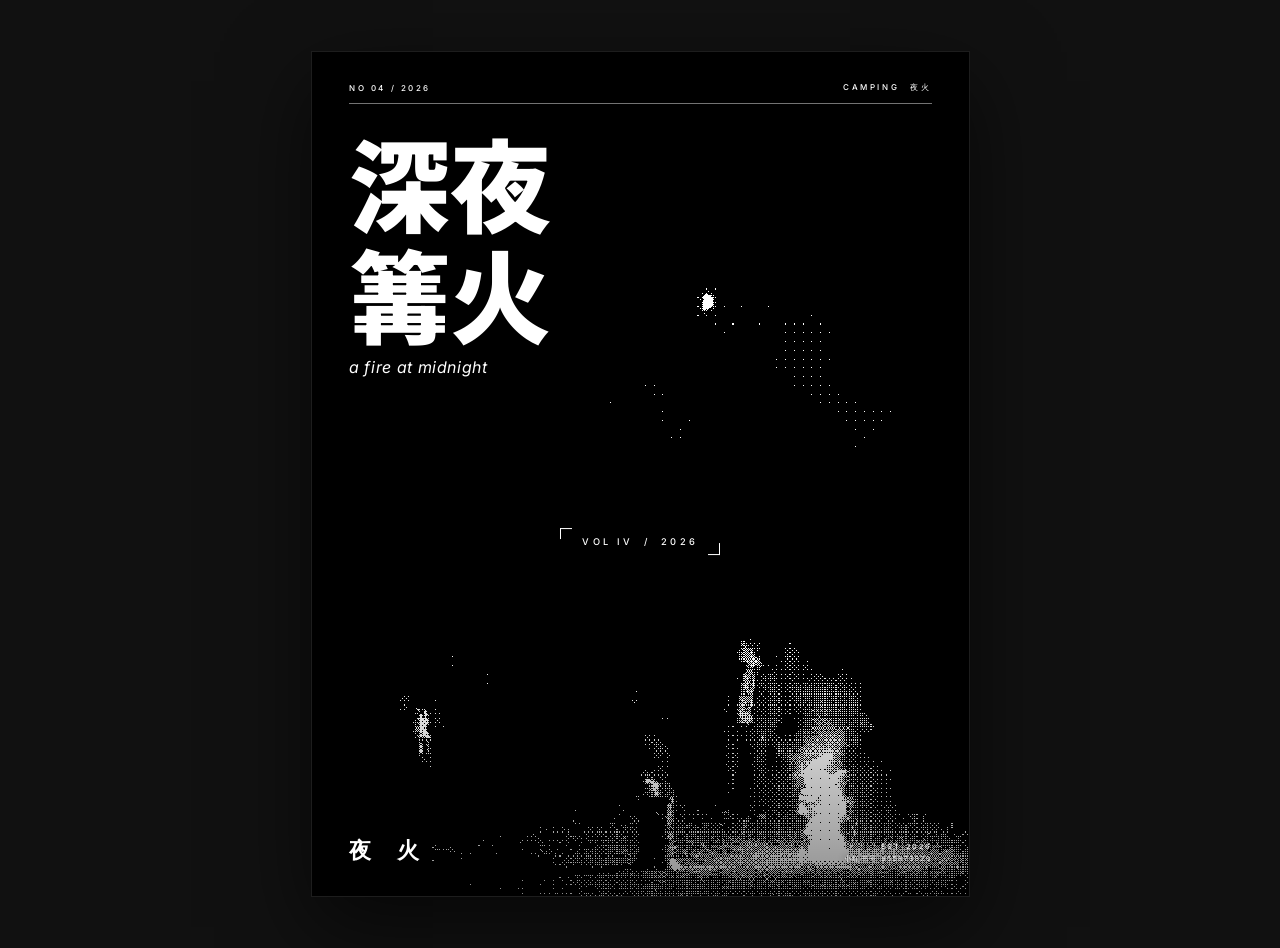
<file: skills/design/design-templates/dot-matrix-xhs/点阵.html>
<!DOCTYPE html>
<html lang="zh-CN">
<head>
<meta charset="UTF-8">
<meta name="viewport" content="width=device-width,initial-scale=1">
<title>深夜篝火 · a fire at midnight</title>
<link rel="preconnect" href="https://fonts.googleapis.com">
<link rel="preconnect" href="https://fonts.gstatic.com" crossorigin>
<link rel="preload" as="style" fetchpriority="high"
  href="https://fonts.googleapis.com/css2?family=Inter:ital,wght@0,400;0,500;0,600;1,400;1,500&family=Noto+Sans+JP:wght@900&display=swap">
<link rel="stylesheet" media="print" onload="this.media='all'"
  href="https://fonts.googleapis.com/css2?family=Inter:ital,wght@0,400;0,500;0,600;1,400;1,500&family=Noto+Sans+JP:wght@900&display=swap">
<noscript><link rel="stylesheet"
  href="https://fonts.googleapis.com/css2?family=Inter:ital,wght@0,400;0,500;0,600;1,400;1,500&family=Noto+Sans+JP:wght@900&display=swap"></noscript>
<style>
  *{box-sizing:border-box;margin:0;padding:0}

  html,body{
    background:#111;
    min-height:100vh;
    display:flex;align-items:center;justify-content:center;
    padding:24px;
    font-family:'Inter',-apple-system,BlinkMacSystemFont,'PingFang SC','Helvetica Neue',sans-serif;
    -webkit-font-smoothing:antialiased;
  }

  .frame{
    position:relative;
    height:min(94vh, 1644px);
    aspect-ratio: 1280 / 1644;
    background:#000;
    border:1px solid #1d1d1d;
    box-shadow:0 30px 80px rgba(0,0,0,.6);
    overflow:hidden;
    color:#fff;
    container-type:size;
  }

  canvas.bg{
    position:absolute;inset:0;
    width:100%;height:100%;
    image-rendering:pixelated;
    image-rendering:-moz-crisp-edges;
    image-rendering:crisp-edges;
    z-index:0;
    display:block;
  }

  img.src{display:none}

  .vignette{
    position:absolute;inset:0;z-index:1;pointer-events:none;
    background:linear-gradient(180deg,
      rgba(0,0,0,.55) 0%, rgba(0,0,0,0) 18%,
      rgba(0,0,0,0) 70%, rgba(0,0,0,.45) 100%);
  }

  .layer{
    position:absolute;inset:0;z-index:2;
    padding:3.6cqh 4.4cqh;
    display:flex;flex-direction:column;
    pointer-events:none;
  }
  .layer *{text-shadow:0 0 .8cqh rgba(0,0,0,.85)}

  /* === Top corners === */
  .top{
    display:flex;justify-content:space-between;align-items:center;
    font-size:.95cqh;letter-spacing:.32em;font-weight:500;text-transform:uppercase;
  }
  .top .corner-r .cn{
    font-family:'PingFang SC','Heiti SC',sans-serif;
    margin-left:1.4em;letter-spacing:.32em;
  }
  hr.divider{
    margin-top:1.1cqh;
    border:none;height:1px;background:rgba(255,255,255,.45);
  }

  /* === Title 2×2：两列独立纵向 stack（chinese-typography #2 按词组结构 /
        #5 行距合理 / #7 中文密排不加字距 / #8 字重字号联动） === */
  .title-block{margin-top:2.6cqh}
  .title-grid{
    display:inline-flex;       /* 不撑满父级宽度，列贴左 */
    align-items:flex-start;    /* 两列顶端对齐：夜 与 深 顶部同线 */
    gap:0;                     /* 列间贴合，跟目标图一致 */
    font-family:'GFutoGoB101Pro-Bold','Noto Sans JP','PingFang SC','Heiti SC',sans-serif;
    font-weight:900;
    color:#fff;
    line-height:1.1;           /* chinese-typography #5：纵向 ≥1.0 才有可读气口；
                                  原 0.95 让相邻字底/顶贴死 */
    letter-spacing:0;          /* #7：字间距原则上不动，横向交给字体 side-bearing */
  }
  .title-grid .col{display:flex;flex-direction:column}
  .title-grid .sm,
  .title-grid .lg{font-size:12cqh}   /* 四字同号 */

  .title-en{
    display:block;margin-top:1cqh;
    font-style:italic;font-weight:400;
    font-size:1.9cqh;letter-spacing:.04em;
    text-transform:lowercase;
  }

  /* === Center stack === */
  .center-stack{
    position:absolute;
    left:50%;top:58%;
    transform:translate(-50%,-50%);
    display:flex;flex-direction:column;align-items:center;
    gap:1.3cqh;
    z-index:3;
    pointer-events:none;
  }
  .brackets{
    position:relative;
    padding:1cqh 2.6cqh;
    font-weight:500;font-size:1.1cqh;letter-spacing:.36em;
    text-transform:uppercase;color:#fff;
    text-shadow:0 0 .8cqh rgba(0,0,0,.9);
  }
  .brackets::before,.brackets::after{
    content:'';position:absolute;
    width:1.3cqh;height:1.3cqh;border:1px solid #fff;
  }
  .brackets::before{top:0;left:0;border-right:none;border-bottom:none}
  .brackets::after{bottom:0;right:0;border-left:none;border-top:none}

  /* === Footer === */
  .bottom{
    margin-top:auto;
    display:flex;justify-content:space-between;align-items:flex-end;
  }
  .wordmark{
    font-family:'PingFang SC','Heiti SC',sans-serif;
    font-weight:900;font-size:2.6cqh;letter-spacing:.45em;color:#fff;
    text-shadow:0 0 1cqh rgba(0,0,0,.9);
  }
  .credit{
    font-size:.85cqh;letter-spacing:.28em;
    text-align:right;line-height:1.7;text-transform:uppercase;font-weight:500;
    color:#fff;
  }
  .credit .cn{
    display:block;
    font-family:'PingFang SC','Heiti SC',sans-serif;
    letter-spacing:.22em;
  }
</style>
</head>
<body>

<div class="frame">
  <canvas class="bg" id="bg" width="600" height="771"></canvas>
  <img class="src" id="src" alt="" src="[data-uri]">
  <div class="vignette"></div>

  <div class="layer">
    <header class="top">
      <span class="corner-l">No 04 / 2026</span>
      <span class="corner-r">CAMPING<span class="cn">夜火</span></span>
    </header>
    <hr class="divider">

    <div class="title-block">
      <div class="title-grid" aria-label="深夜篝火">
        <div class="col" aria-hidden="true">
          <span class="sm">深</span>
          <span class="sm">篝</span>
        </div>
        <div class="col" aria-hidden="true">
          <span class="lg">夜</span>
          <span class="lg">火</span>
        </div>
      </div>
      <span class="title-en">a fire at midnight</span>
    </div>

    <footer class="bottom">
      <span class="wordmark">夜&nbsp;火</span>
      <span class="credit">
        <span>Est 2026</span>
        <span class="cn">小红书号 955873829</span>
      </span>
    </footer>
  </div>

  <div class="center-stack">
    <div class="brackets">VOL IV&nbsp;&nbsp;/&nbsp;&nbsp;2026</div>
  </div>
</div>

<script>
(async function(){
  if (document.fonts && document.fonts.ready){
    try { await document.fonts.ready; } catch(e){}
  }
  const img = document.getElementById('src');
  const canvas = document.getElementById('bg');
  const ctx = canvas.getContext('2d');
  const W = canvas.width, H = canvas.height;

  const ready = (img.complete && img.naturalWidth > 0)
    ? Promise.resolve()
    : new Promise((res, rej) => { img.onload = res; img.onerror = rej; });
  try { await ready; } catch(e){ console.warn('img failed', e); return; }

  // cover-fit
  const ratio = Math.max(W / img.naturalWidth, H / img.naturalHeight);
  const dw = img.naturalWidth * ratio, dh = img.naturalHeight * ratio;
  ctx.drawImage(img, (W - dw) / 2, (H - dh) / 2, dw, dh);

  adjustBrightness(ctx, W, H, -25);
  adjustLevels(ctx, W, H, 70, 195);
  bayerDither(ctx, W, H);

  function adjustLevels(ctx, W, H, lo, hi){
    const d = ctx.getImageData(0,0,W,H), px = d.data, scale = 255 / (hi - lo);
    for (let i=0; i<px.length; i+=4)
      for (let c=0; c<3; c++){ let v=(px[i+c]-lo)*scale; px[i+c]=v<0?0:v>255?255:v; }
    ctx.putImageData(d,0,0);
  }
  function adjustBrightness(ctx, W, H, delta){
    const d = ctx.getImageData(0,0,W,H), px = d.data;
    for (let i=0; i<px.length; i+=4)
      for (let c=0; c<3; c++){ let v=px[i+c]+delta; px[i+c]=v<0?0:v>255?255:v; }
    ctx.putImageData(d,0,0);
  }
  function bayerDither(ctx, W, H){
    const d = ctx.getImageData(0,0,W,H), px = d.data;
    const m = [
      [ 0,32, 8,40, 2,34,10,42],[48,16,56,24,50,18,58,26],
      [12,44, 4,36,14,46, 6,38],[60,28,52,20,62,30,54,22],
      [ 3,35,11,43, 1,33, 9,41],[51,19,59,27,49,17,57,25],
      [15,47, 7,39,13,45, 5,37],[63,31,55,23,61,29,53,21]
    ];
    for (let y=0; y<H; y++)
      for (let x=0; x<W; x++){
        const i=(y*W+x)*4;
        const luma=(0.299*px[i]+0.587*px[i+1]+0.114*px[i+2])/255;
        const t=(m[y%8][x%8]+0.5)/64;
        const v=luma>t?255:0;
        px[i]=px[i+1]=px[i+2]=v; px[i+3]=255;
      }
    ctx.putImageData(d,0,0);
  }
})();
</script>
</body>
</html>
</file>
